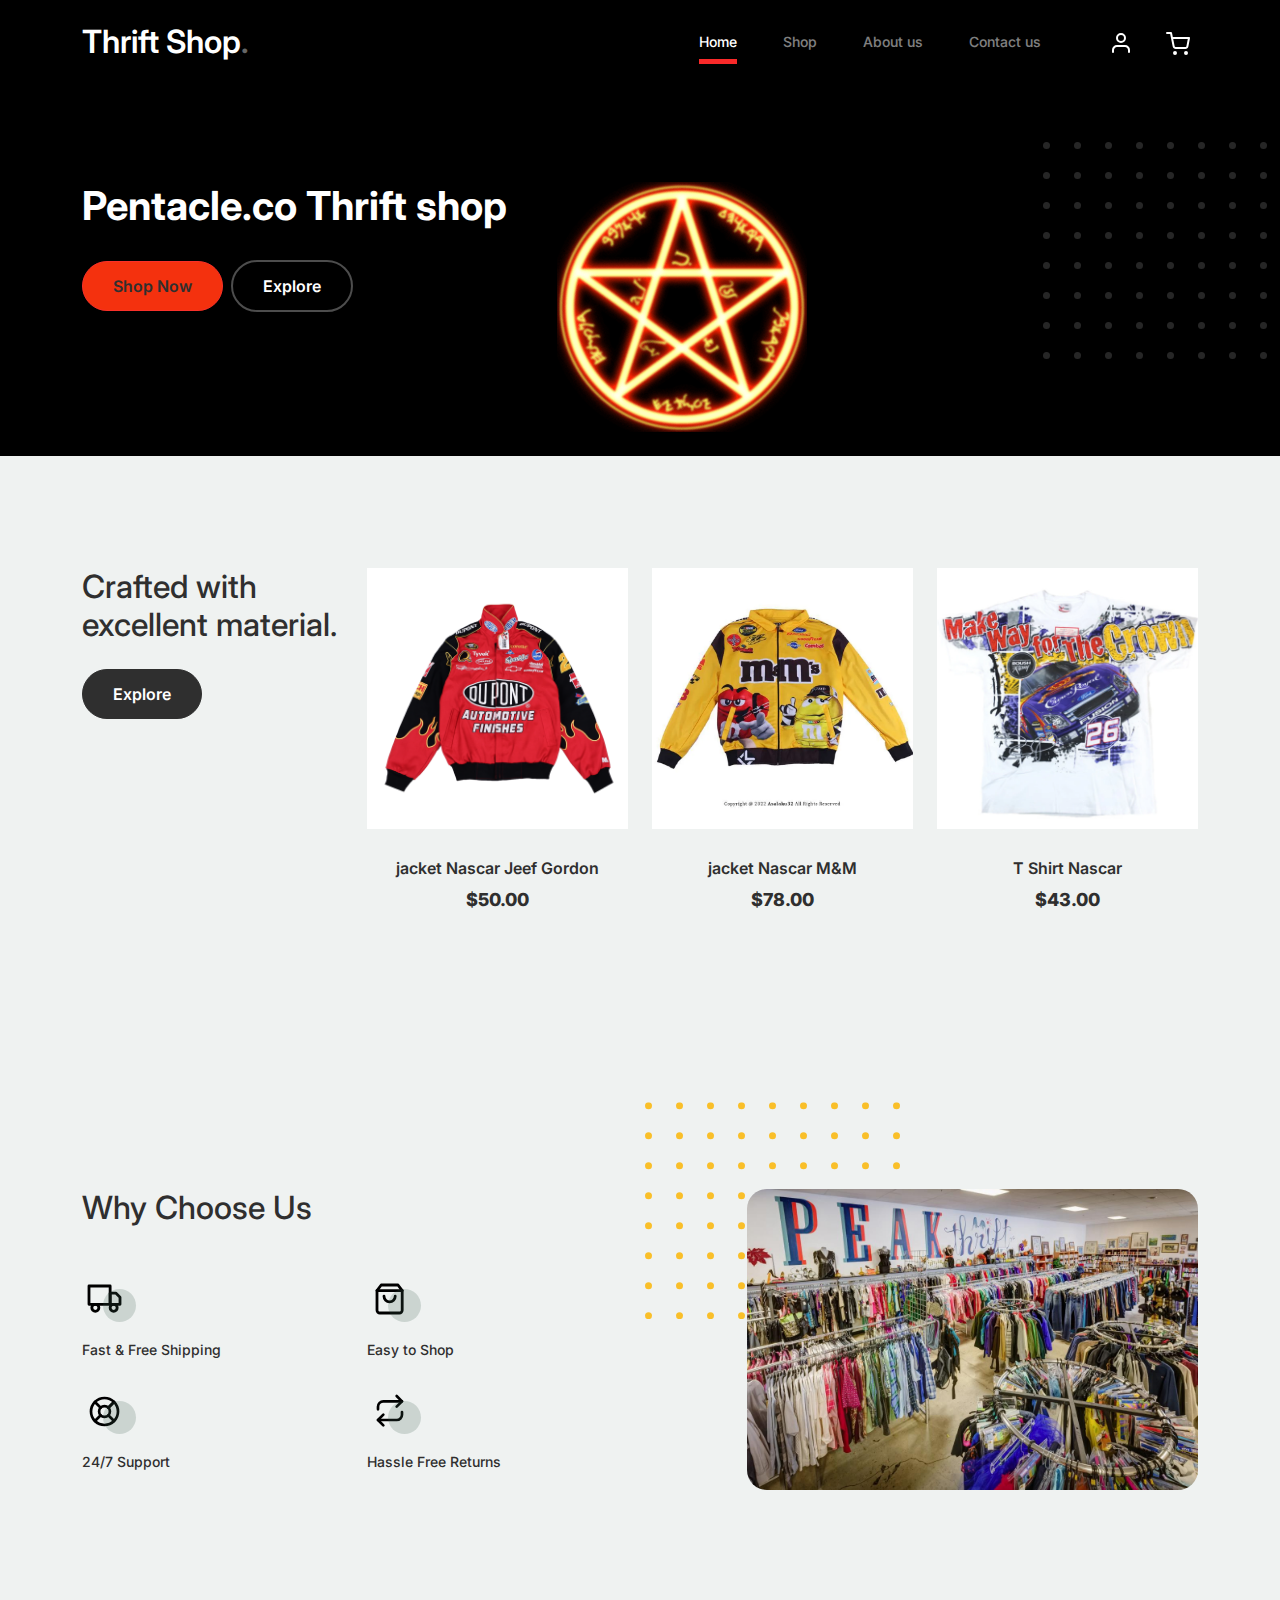
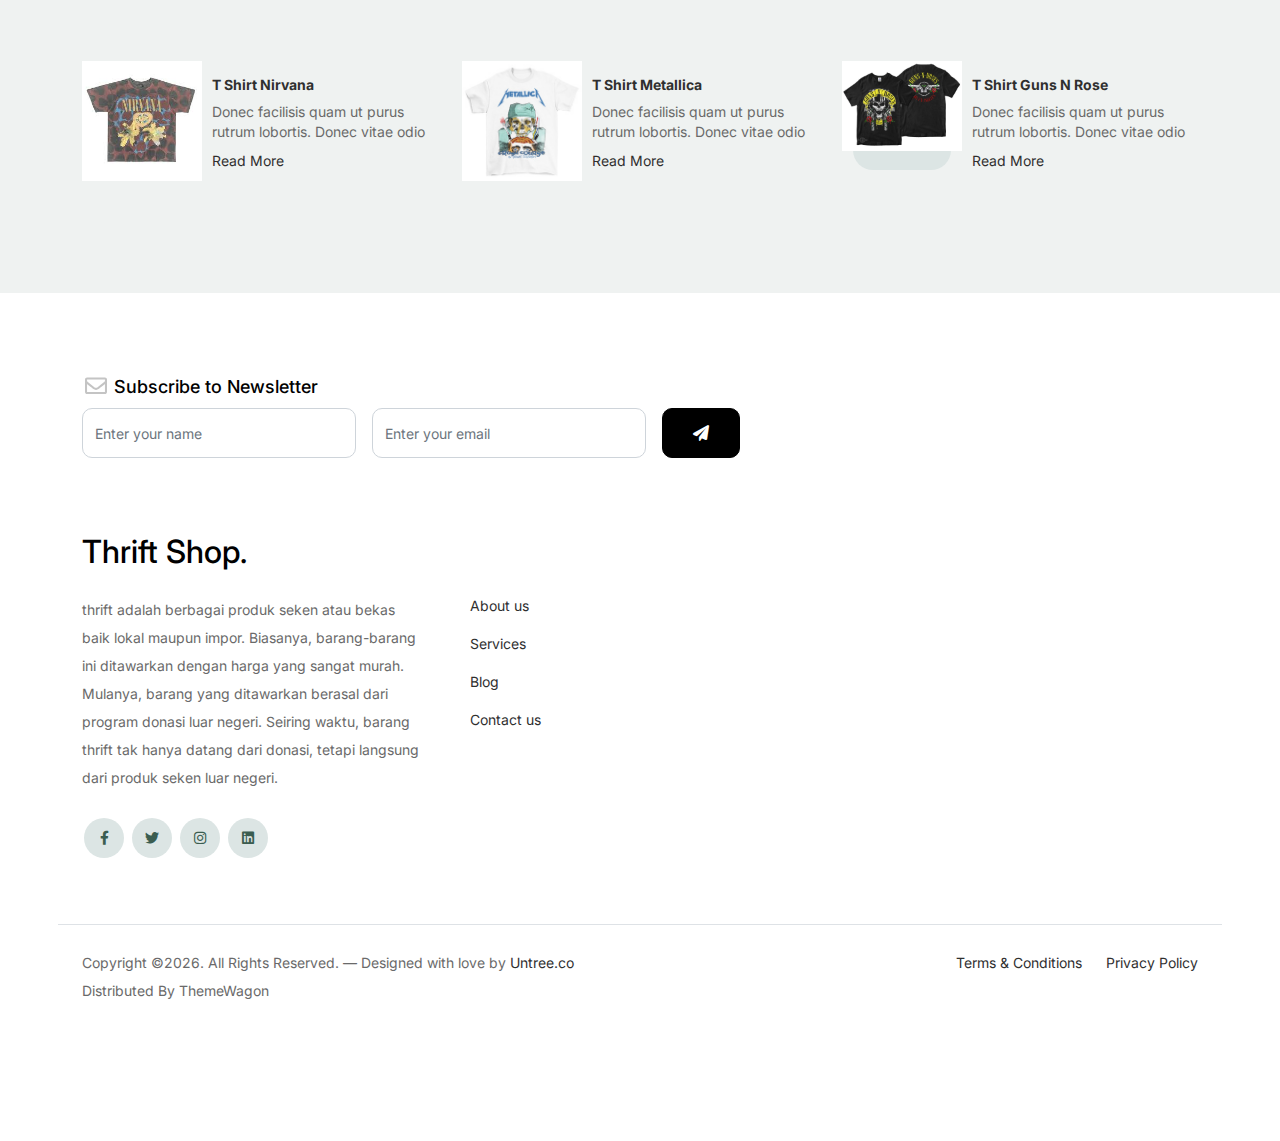
<file: index.html>
<!-- /*
* Bootstrap 5
* Template Name: Furni
* Template Author: Untree.co
* Template URI: https://untree.co/
* License: https://creativecommons.org/licenses/by/3.0/
*/ -->
<!doctype html>
<html lang="en">
<head>
  <meta charset="utf-8">
  <meta name="viewport" content="width=device-width, initial-scale=1, shrink-to-fit=no">
  <meta name="author" content="Untree.co">
  <link rel="shortcut icon" href="favicon.png">

  <meta name="description" content="" />
  <meta name="keywords" content="bootstrap, bootstrap4" />

		<!-- Bootstrap CSS -->
		<link href="css/bootstrap.min.css" rel="stylesheet">
		<link href="https://cdnjs.cloudflare.com/ajax/libs/font-awesome/6.0.0-beta3/css/all.min.css" rel="stylesheet">
		<link href="css/tiny-slider.css" rel="stylesheet">
		<link href="css/style.css" rel="stylesheet">
		<title>PENTACLE THRIFT SHOP</title>
	</head>

	<body>

		<!-- Start Header/Navigation -->
		<nav class="custom-navbar navbar navbar navbar-expand-md navbar-dark bg-dark" arial-label="Furni navigation bar">

			<div class="container">
				<a class="navbar-brand" href="index.html">Thrift Shop<span>.</span></a>

				<button class="navbar-toggler" type="button" data-bs-toggle="collapse" data-bs-target="#navbarsFurni" aria-controls="navbarsFurni" aria-expanded="false" aria-label="Toggle navigation">
					<span class="navbar-toggler-icon"></span>
				</button>

				<div class="collapse navbar-collapse" id="navbarsFurni">
					<ul class="custom-navbar-nav navbar-nav ms-auto mb-2 mb-md-0">
						<li class="nav-item active">
							<a class="nav-link" href="index.html">Home</a>
						</li>
						<li><a class="nav-link" href="shop.html">Shop</a></li>
						<li><a class="nav-link" href="about.html">About us</a></li>
						<li><a class="nav-link" href="contact.html">Contact us</a></li>
					</ul>

					<ul class="custom-navbar-cta navbar-nav mb-2 mb-md-0 ms-5">
						<li><a class="nav-link" href="#"><img src="images/user.svg"></a></li>
						<li><a class="nav-link" href="cart.html"><img src="images/cart.svg"></a></li>
					</ul>
				</div>
			</div>
				
		</nav>
		<!-- End Header/Navigation -->

		<!-- Start Hero Section -->
			<div class="hero">
				<div class="container">
					<div class="row justify-content-between">
						<div class="col-lg-5">
							<div class="intro-excerpt">
								<h1>Pentacle.co <span clsas="d-block">Thrift shop</span></h1>
								<p class="mb-4"></p>
								<p><a href="" class="btn btn-secondary me-2">Shop Now</a><a href="#" class="btn btn-white-outline">Explore</a></p>
							</div>
						</div>
						<div class="col-lg-7">
							<div class="hero-img-wrap">
								<img src="images/pentacle.png" class="img-fluid">
							</div>
						</div>
					</div>
				</div>
			</div>
		<!-- End Hero Section -->

		<!-- Start Product Section -->
		<div class="product-section">
			<div class="container">
				<div class="row">

					<!-- Start Column 1 -->
					<div class="col-md-12 col-lg-3 mb-5 mb-lg-0">
						<h2 class="mb-4 section-title">Crafted with excellent material.</h2>
						<p class="mb-4"></p>
						<p><a href="shop.html" class="btn">Explore</a></p>
					</div> 
					<!-- End Colum  n 1 -->

					<!-- Start Column 2 -->
					<div class="col-12 col-md-4 col-lg-3 mb-5 mb-md-0">
						<a class="product-item" href="cart.html">
							<img src="images/jaket nascar jeef gordon.png" class="img-fluid product-thumbnail">
							<h3 class="product-title">jacket Nascar Jeef Gordon</h3>
							<strong class="product-price">$50.00</strong>

							<span class="icon-cross">
								<img src="images/cross.svg" class="img-fluid">
							</span>
						</a>
					</div> 
					<!-- End Column 2 -->

					<!-- Start Column 3 -->
					<div class="col-12 col-md-4 col-lg-3 mb-5 mb-md-0">
						<a class="product-item" href="cart.html">
							<img src="images/jaket nascar m&m.webp" class="img-fluid product-thumbnail">
							<h3 class="product-title">jacket Nascar M&M</h3>
							<strong class="product-price">$78.00</strong>

							<span class="icon-cross">
								<img src="images/cross.svg" class="img-fluid">
							</span>
						</a>
					</div>
					<!-- End Column 3 -->

					<!-- Start Column 4 -->
					<div class="col-12 col-md-4 col-lg-3 mb-5 mb-md-0">
						<a class="product-item" href="cart.html">
							<img src="images/kaos nascar 2.webp" class="img-fluid product-thumbnail">
							<h3 class="product-title">T Shirt Nascar</h3>
							<strong class="product-price">$43.00</strong>

							<span class="icon-cross">
								<img src="images/cross.svg" class="img-fluid">
							</span>
						</a>
					</div>
					<!-- End Column 4 -->

				</div>
			</div>
		</div>
		<!-- End Product Section -->

		<!-- Start Why Choose Us Section -->
		<div class="why-choose-section">
			<div class="container">
				<div class="row justify-content-between">
					<div class="col-lg-6">
						<h2 class="section-title">Why Choose Us</h2>
						<p></p>

						<div class="row my-5">
							<div class="col-6 col-md-6">
								<div class="feature">
									<div class="icon">
										<img src="images/truck.svg" alt="Image" class="imf-fluid">
									</div>
									<h3>Fast &amp; Free Shipping</h3>
									<p></p>
								</div>
							</div>

							<div class="col-6 col-md-6">
								<div class="feature">
									<div class="icon">
										<img src="images/bag.svg" alt="Image" class="imf-fluid">
									</div>
									<h3>Easy to Shop</h3>
									<p></p>
								</div>
							</div>

							<div class="col-6 col-md-6">
								<div class="feature">
									<div class="icon">
										<img src="images/support.svg" alt="Image" class="imf-fluid">
									</div>
									<h3>24/7 Support</h3>
									<p></p>
								</div>
							</div>

							<div class="col-6 col-md-6">
								<div class="feature">
									<div class="icon">
										<img src="images/return.svg" alt="Image" class="imf-fluid">
									</div>
									<h3>Hassle Free Returns</h3>
									<p></p>
								</div>
							</div>

						</div>
					</div>

					<div class="col-lg-5">
						<div class="img-wrap">
							<img src="images/toko thrift.jpg" alt="Image" class="img-fluid">
						</div>
					</div>

				</div>
			</div>
		</div>
		<!-- End Why Choose Us Section -->

		<!-- Start Popular Product -->
		<div class="popular-product">
			<div class="container">
				<div class="row">

					<div class="col-12 col-md-6 col-lg-4 mb-4 mb-lg-0">
						<div class="product-item-sm d-flex">
							<div class="thumbnail">
								<img src="images/kaos nirvana 2.jpeg" alt="Image" class="img-fluid">
							</div>
							<div class="pt-3">
								<h3>T Shirt Nirvana</h3>
								<p>Donec facilisis quam ut purus rutrum lobortis. Donec vitae odio </p>
								<p><a href="#">Read More</a></p>
							</div>
						</div>
					</div>

					<div class="col-12 col-md-6 col-lg-4 mb-4 mb-lg-0">
						<div class="product-item-sm d-flex">
							<div class="thumbnail">
								<img src="images/kaos metallica 3.png" alt="Image" class="img-fluid">
							</div>
							<div class="pt-3">
								<h3>T Shirt Metallica</h3>
								<p>Donec facilisis quam ut purus rutrum lobortis. Donec vitae odio </p>
								<p><a href="#">Read More</a></p>
							</div>
						</div>
					</div>

					<div class="col-12 col-md-6 col-lg-4 mb-4 mb-lg-0">
						<div class="product-item-sm d-flex">
							<div class="thumbnail">
								<img src="images/kaos guns n rose.jpg" alt="Image" class="img-fluid">
							</div>
							<div class="pt-3">
								<h3>T Shirt Guns N Rose</h3>
								<p>Donec facilisis quam ut purus rutrum lobortis. Donec vitae odio </p>
								<p><a href="#">Read More</a></p>
							</div>
						</div>
					</div>

				</div>
			</div>
		</div>
		<!-- End Popular Product -->

		<!-- Start Footer Section -->
		<footer class="footer-section">
			<div class="container relative">


				<div class="row">
					<div class="col-lg-8">
						<div class="subscription-form">
							<h3 class="d-flex align-items-center"><span class="me-1"><img src="images/envelope-outline.svg" alt="Image" class="img-fluid"></span><span>Subscribe to Newsletter</span></h3>

							<form action="#" class="row g-3">
								<div class="col-auto">
									<input type="text" class="form-control" placeholder="Enter your name">
								</div>
								<div class="col-auto">
									<input type="email" class="form-control" placeholder="Enter your email">
								</div>
								<div class="col-auto">
									<button class="btn btn-primary">
										<span class="fa fa-paper-plane"></span>
									</button>
								</div>
							</form>

						</div>
					</div>
				</div>

				<div class="row g-5 mb-5">
					<div class="col-lg-4">
						<div class="mb-4 footer-logo-wrap"><a href="#" class="footer-logo">Thrift Shop<span>.</span></a></div>
						<p class="mb-4">thrift adalah berbagai produk seken atau bekas baik lokal maupun impor. Biasanya, barang-barang ini ditawarkan dengan harga yang sangat murah. Mulanya, barang yang ditawarkan berasal dari program donasi luar negeri. Seiring waktu, barang thrift tak hanya datang dari donasi, tetapi langsung dari produk seken luar negeri. </p>

						<ul class="list-unstyled custom-social">
							<li><a href="#"><span class="fa fa-brands fa-facebook-f"></span></a></li>
							<li><a href="#"><span class="fa fa-brands fa-twitter"></span></a></li>
							<li><a href="#"><span class="fa fa-brands fa-instagram"></span></a></li>
							<li><a href="#"><span class="fa fa-brands fa-linkedin"></span></a></li>
						</ul>
					</div>

					<div class="col-lg-8">
						<div class="row links-wrap">
							<div class="col-6 col-sm-6 col-md-3">
								<ul class="list-unstyled">
									<li><a href="#">About us</a></li>
									<li><a href="#">Services</a></li>
									<li><a href="#">Blog</a></li>
									<li><a href="#">Contact us</a></li>
								</ul>
							</div>
					</div>

				</div>

				<div class="border-top copyright">
					<div class="row pt-4">
						<div class="col-lg-6">
							<p class="mb-2 text-center text-lg-start">Copyright &copy;<script>document.write(new Date().getFullYear());</script>. All Rights Reserved. &mdash; Designed with love by <a href="https://untree.co">Untree.co</a> Distributed By <a hreff="https://themewagon.com">ThemeWagon</a>  <!-- License information: https://untree.co/license/ -->
            </p>
						</div>

						<div class="col-lg-6 text-center text-lg-end">
							<ul class="list-unstyled d-inline-flex ms-auto">
								<li class="me-4"><a href="#">Terms &amp; Conditions</a></li>
								<li><a href="#">Privacy Policy</a></li>
							</ul>
						</div>

					</div>
				</div>

			</div>
		</footer>
		<!-- End Footer Section -->	


		<script src="js/bootstrap.bundle.min.js"></script>
		<script src="js/tiny-slider.js"></script>
		<script src="js/custom.js"></script>
	</body>

</html>
</file>
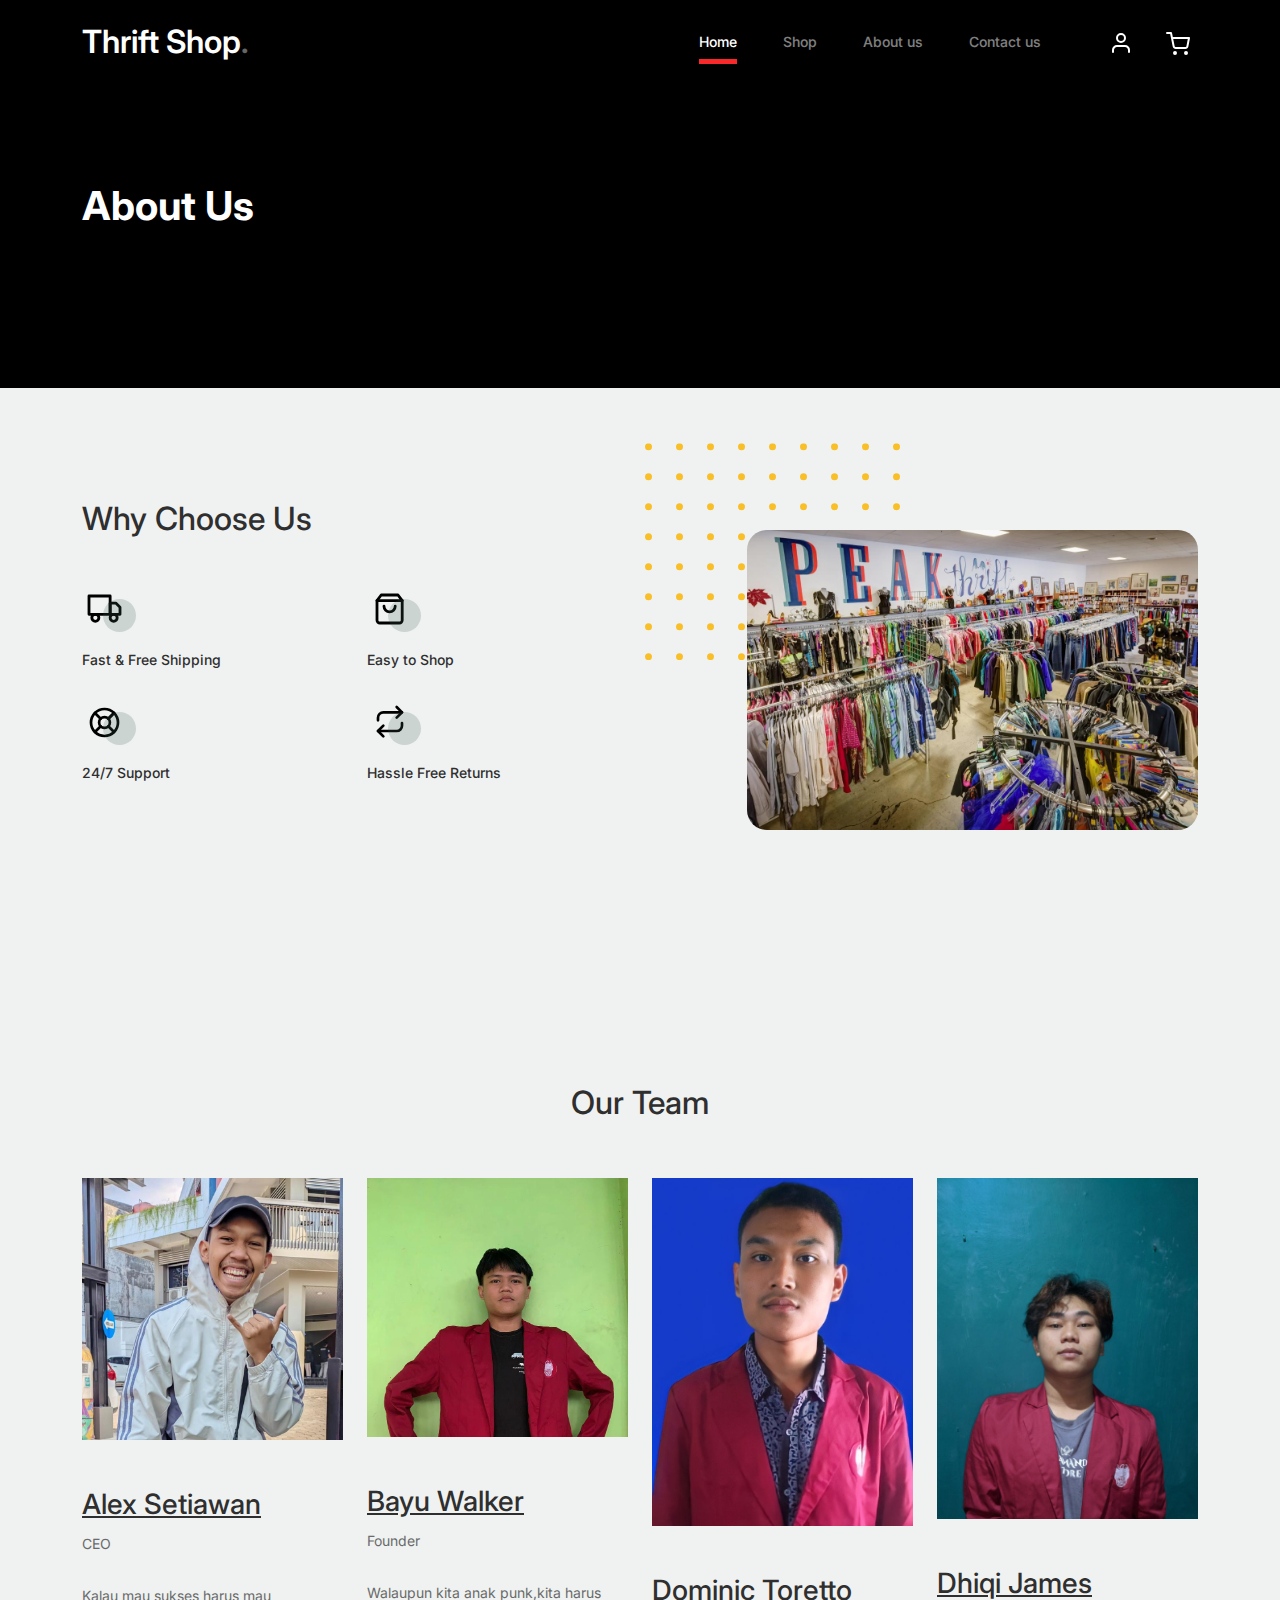
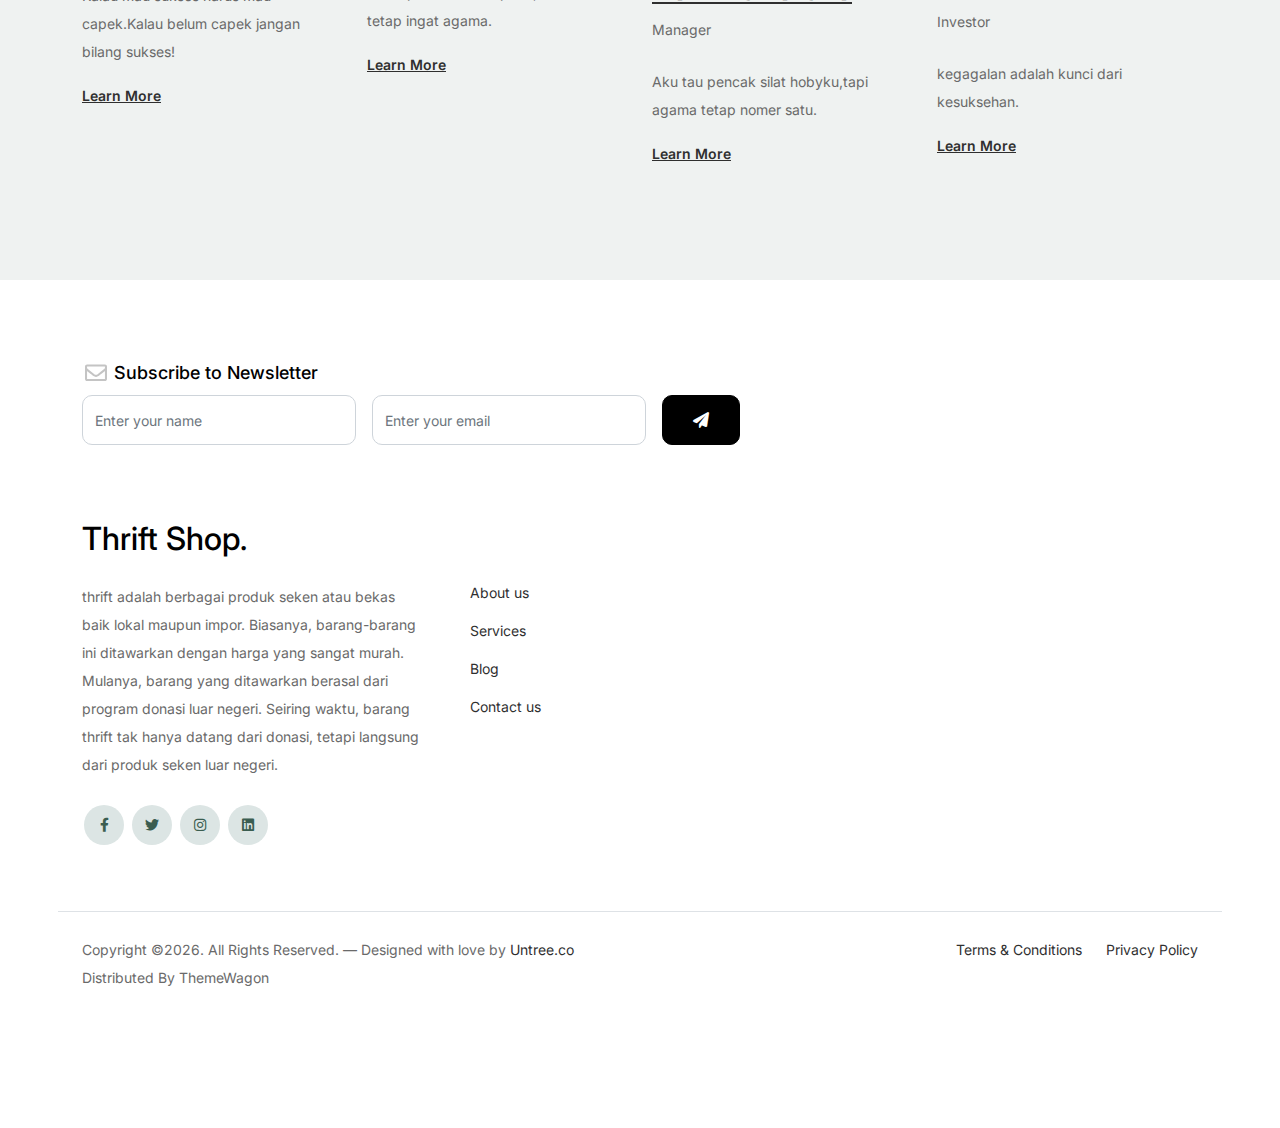
<file: about.html>
<!-- /*
* Bootstrap 5
* Template Name: Furni
* Template Author: Untree.co
* Template URI: https://untree.co/
* License: https://creativecommons.org/licenses/by/3.0/
*/ -->
<!doctype html>
<html lang="en">
<head>
  <meta charset="utf-8">
  <meta name="viewport" content="width=device-width, initial-scale=1, shrink-to-fit=no">
  <meta name="author" content="Untree.co">
  <link rel="shortcut icon" href="favicon.png">

  <meta name="description" content="" />
  <meta name="keywords" content="bootstrap, bootstrap4" />

		<!-- Bootstrap CSS -->
		<link href="css/bootstrap.min.css" rel="stylesheet">
		<link href="https://cdnjs.cloudflare.com/ajax/libs/font-awesome/6.0.0-beta3/css/all.min.css" rel="stylesheet">
		<link href="css/tiny-slider.css" rel="stylesheet">
		<link href="css/style.css" rel="stylesheet">
		<title>PENTACLE THRIFT SHOP </title>
	</head>

	<body>

		<!-- Start Header/Navigation -->
		<nav class="custom-navbar navbar navbar navbar-expand-md navbar-dark bg-dark" arial-label="Furni navigation bar">

			<div class="container">
				<a class="navbar-brand" href="index.html">Thrift Shop<span>.</span></a>

				<button class="navbar-toggler" type="button" data-bs-toggle="collapse" data-bs-target="#navbarsFurni" aria-controls="navbarsFurni" aria-expanded="false" aria-label="Toggle navigation">
					<span class="navbar-toggler-icon"></span>
				</button>

				<div class="collapse navbar-collapse" id="navbarsFurni">
					<ul class="custom-navbar-nav navbar-nav ms-auto mb-2 mb-md-0">
						<li class="nav-item active">
							<a class="nav-link" href="index.html">Home</a>
						</li>
						<li><a class="nav-link" href="shop.html">Shop</a></li>
						<li><a class="nav-link" href="about.html">About us</a></li>
						<li><a class="nav-link" href="contact.html">Contact us</a></li>
					</ul>

					<ul class="custom-navbar-cta navbar-nav mb-2 mb-md-0 ms-5">
						<li><a class="nav-link" href="#"><img src="images/user.svg"></a></li>
						<li><a class="nav-link" href="cart.html"><img src="images/cart.svg"></a></li>
					</ul>
				</div>
			</div>
				
		</nav>
		<!-- End Header/Navigation -->


		<!-- Start Hero Section -->
		<div class="hero">
			<div class="container">
				<div class="row justify-content-between">
					<div class="col-lg-5">
						<div class="intro-excerpt">
							<h1>About Us</h1>
					</div>
					<div class="col-lg-7">
						
						</div>
					</div>
				</div>
			</div>
		</div>
	<!-- End Hero Section -->

		

		<!-- Start Why Choose Us Section -->
		<div class="why-choose-section">
			<div class="container">
				<div class="row justify-content-between align-items-center">
					<div class="col-lg-6">
						<h2 class="section-title">Why Choose Us</h2>
						<p></p>

						<div class="row my-5">
							<div class="col-6 col-md-6">
								<div class="feature">
									<div class="icon">
										<img src="images/truck.svg" alt="Image" class="imf-fluid">
									</div>
									<h3>Fast &amp; Free Shipping</h3>
									<p></p>
								</div>
							</div>

							<div class="col-6 col-md-6">
								<div class="feature">
									<div class="icon">
										<img src="images/bag.svg" alt="Image" class="imf-fluid">
									</div>
									<h3>Easy to Shop</h3>
									<p></p>
								</div>
							</div>

							<div class="col-6 col-md-6">
								<div class="feature">
									<div class="icon">
										<img src="images/support.svg" alt="Image" class="imf-fluid">
									</div>
									<h3>24/7 Support</h3>
									<p></p>
								</div>
							</div>

							<div class="col-6 col-md-6">
								<div class="feature">
									<div class="icon">
										<img src="images/return.svg" alt="Image" class="imf-fluid">
									</div>
									<h3>Hassle Free Returns</h3>
									<p></p>
								</div>
							</div>

						</div>
					</div>

					<div class="col-lg-5">
						<div class="img-wrap">
							<img src="images/toko thrift.jpg" alt="Image" class="img-fluid">
						</div>
					</div>

				</div>
			</div>
		</div>
		<!-- End Why Choose Us Section -->

		<!-- Start Team Section -->
		<div class="untree_co-section">
			<div class="container">

				<div class="row mb-5">
					<div class="col-lg-5 mx-auto text-center">
						<h2 class="section-title">Our Team</h2>
					</div>
				</div>

				<div class="row">

					<!-- Start Column 1 -->
					<div class="col-12 col-md-6 col-lg-3 mb-5 mb-md-0">
						<img src="images/apip 2.jpeg" class="img-fluid mb-5">
						<h3 clas><a href="#"><span class="">Alex</span> Setiawan</a></h3>
            <span class="d-block position mb-4">CEO</span>
            <p>
            Kalau mau sukses harus mau capek.Kalau belum capek jangan bilang sukses!</p>
            <p class="mb-0"><a href="#" class="more dark">Learn More <span class="icon-arrow_forward"></span></a></p>
					</div> 
					<!-- End Column 1 -->

					<!-- Start Column 2 -->
					<div class="col-12 col-md-6 col-lg-3 mb-5 mb-md-0">
						<img src="images/ajek.jpeg" class="img-fluid mb-5">

						<h3 clas><a href="#"><span class="">Bayu</span> Walker</a></h3>
            <span class="d-block position mb-4">Founder</span>
            <p>
            Walaupun kita anak punk,kita harus tetap ingat agama.</p>
            <p class="mb-0"><a href="#" class="more dark">Learn More <span class="icon-arrow_forward"></span></a></p>

					</div> 
					<!-- End Column 2 -->

					<!-- Start Column 3 -->
					<div class="col-12 col-md-6 col-lg-3 mb-5 mb-md-0">
						<img src="images/rapi 2.jpeg" class="img-fluid mb-5">
						<h3 clas><a href="#"><span class="">Dominic</span> Toretto</a></h3>
            <span class="d-block position mb-4">Manager</span>
            <p>
            Aku tau pencak silat hobyku,tapi agama tetap nomer satu.</p>
            <p class="mb-0"><a href="#" class="more dark">Learn More <span class="icon-arrow_forward"></span></a></p>
					</div> 
					<!-- End Column 3 -->

					<!-- Start Column 4 -->
					<div class="col-12 col-md-6 col-lg-3 mb-5 mb-md-0">
						<img src="images/dhiqi.jpeg" class="img-fluid mb-5">

						<h3 clas><a href="#"><span class="">Dhiqi</span> James</a></h3>
            <span class="d-block position mb-4">Investor</span>
            <p>
            kegagalan adalah kunci dari kesuksehan.</p>
            <p class="mb-0"><a href="#" class="more dark">Learn More <span class="icon-arrow_forward"></span></a></p>

          
					</div> 
					<!-- End Column 4 -->

					

				</div>
			</div>
		</div>
		<!-- End Team Section -->

		<!-- Start Footer Section -->
		<footer class="footer-section">
			<div class="container relative">


				<div class="row">
					<div class="col-lg-8">
						<div class="subscription-form">
							<h3 class="d-flex align-items-center"><span class="me-1"><img src="images/envelope-outline.svg" alt="Image" class="img-fluid"></span><span>Subscribe to Newsletter</span></h3>

							<form action="#" class="row g-3">
								<div class="col-auto">
									<input type="text" class="form-control" placeholder="Enter your name">
								</div>
								<div class="col-auto">
									<input type="email" class="form-control" placeholder="Enter your email">
								</div>
								<div class="col-auto">
									<button class="btn btn-primary">
										<span class="fa fa-paper-plane"></span>
									</button>
								</div>
							</form>

						</div>
					</div>
				</div>

				<div class="row g-5 mb-5">
					<div class="col-lg-4">
						<div class="mb-4 footer-logo-wrap"><a href="#" class="footer-logo">Thrift Shop<span>.</span></a></div>
						<p class="mb-4">thrift adalah berbagai produk seken atau bekas baik lokal maupun impor. Biasanya, barang-barang ini ditawarkan dengan harga yang sangat murah. Mulanya, barang yang ditawarkan berasal dari program donasi luar negeri. Seiring waktu, barang thrift tak hanya datang dari donasi, tetapi langsung dari produk seken luar negeri. </p>

						<ul class="list-unstyled custom-social">
							<li><a href="#"><span class="fa fa-brands fa-facebook-f"></span></a></li>
							<li><a href="#"><span class="fa fa-brands fa-twitter"></span></a></li>
							<li><a href="#"><span class="fa fa-brands fa-instagram"></span></a></li>
							<li><a href="#"><span class="fa fa-brands fa-linkedin"></span></a></li>
						</ul>
					</div>

					<div class="col-lg-8">
						<div class="row links-wrap">
							<div class="col-6 col-sm-6 col-md-3">
								<ul class="list-unstyled">
									<li><a href="#">About us</a></li>
									<li><a href="#">Services</a></li>
									<li><a href="#">Blog</a></li>
									<li><a href="#">Contact us</a></li>
								</ul>
							</div>
					</div>

				</div>

				<div class="border-top copyright">
					<div class="row pt-4">
						<div class="col-lg-6">
							<p class="mb-2 text-center text-lg-start">Copyright &copy;<script>document.write(new Date().getFullYear());</script>. All Rights Reserved. &mdash; Designed with love by <a href="https://untree.co">Untree.co</a> Distributed By <a hreff="https://themewagon.com">ThemeWagon</a>  <!-- License information: https://untree.co/license/ -->
            </p>
						</div>

						<div class="col-lg-6 text-center text-lg-end">
							<ul class="list-unstyled d-inline-flex ms-auto">
								<li class="me-4"><a href="#">Terms &amp; Conditions</a></li>
								<li><a href="#">Privacy Policy</a></li>
							</ul>
						</div>

					</div>
				</div>

			</div>
		</footer>
		<!-- End Footer Section -->


		<script src="js/bootstrap.bundle.min.js"></script>
		<script src="js/tiny-slider.js"></script>
		<script src="js/custom.js"></script>
	</body>

</html>
</file>
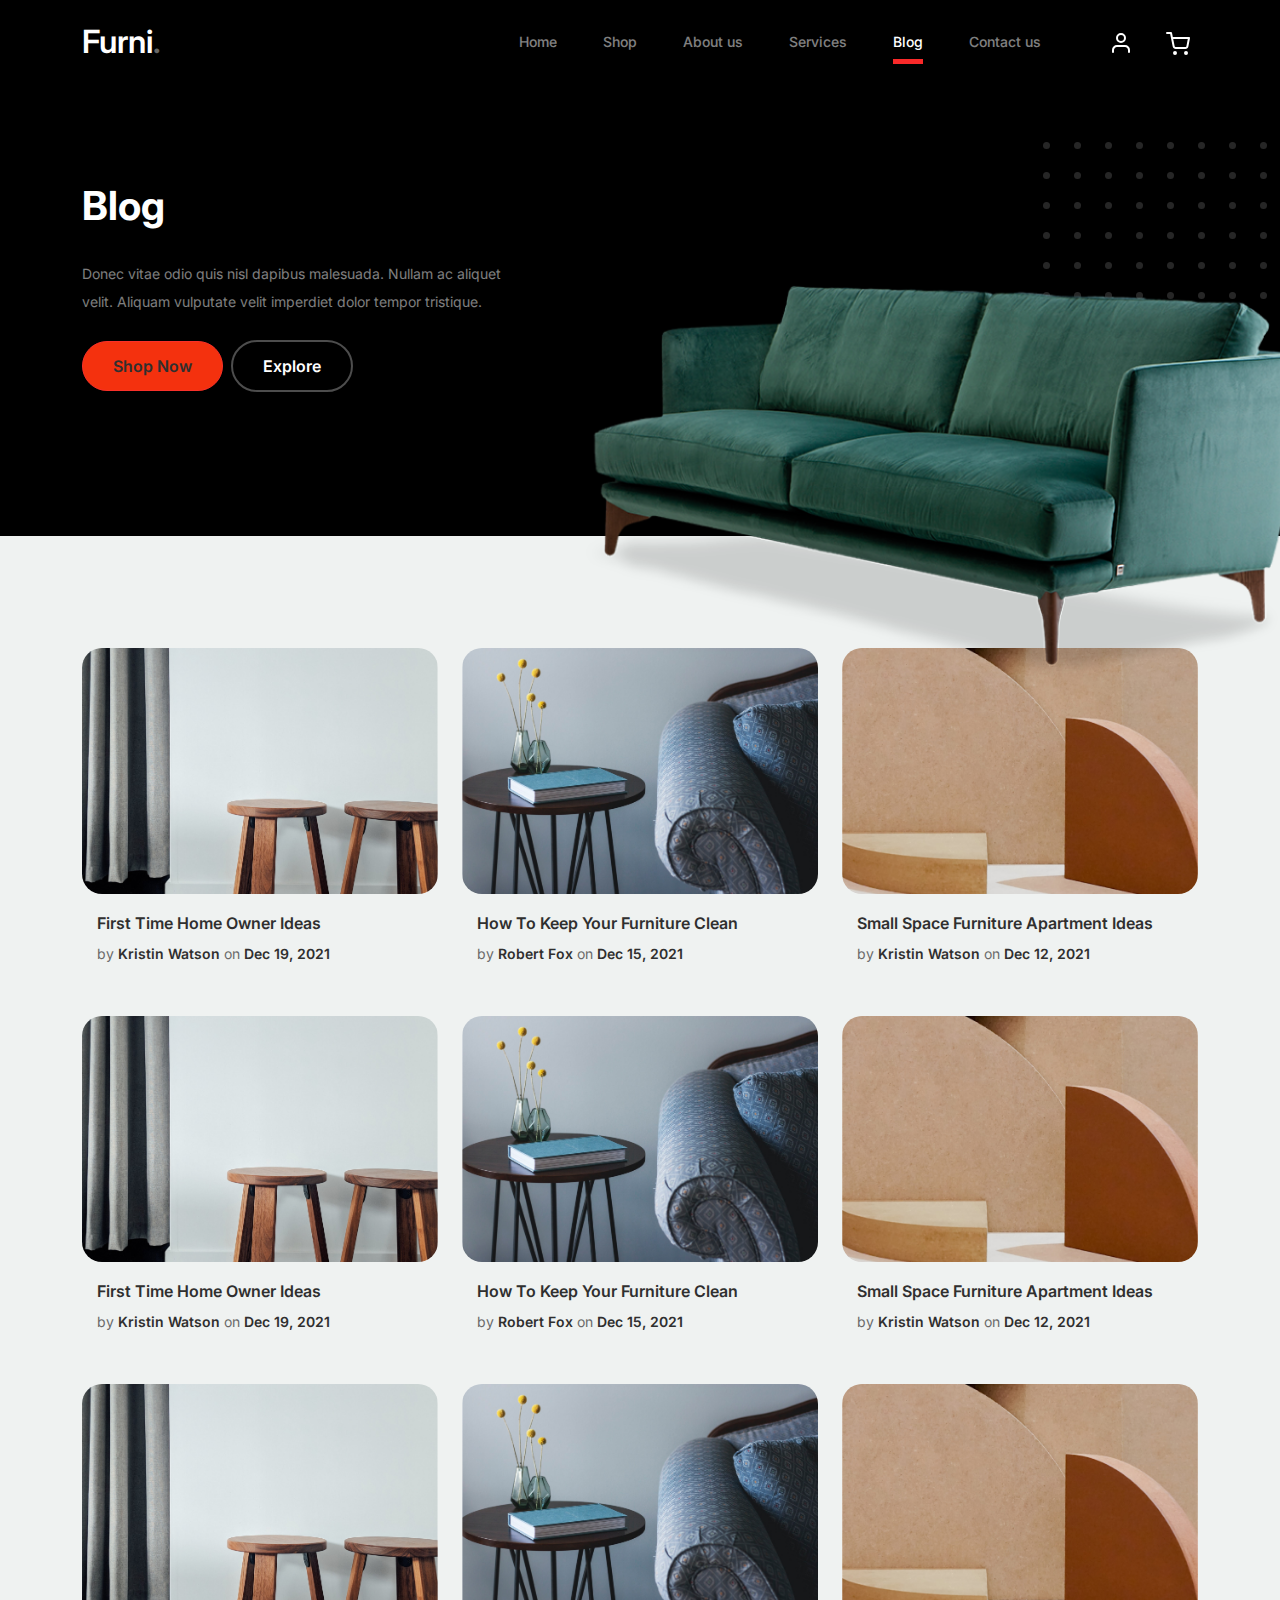
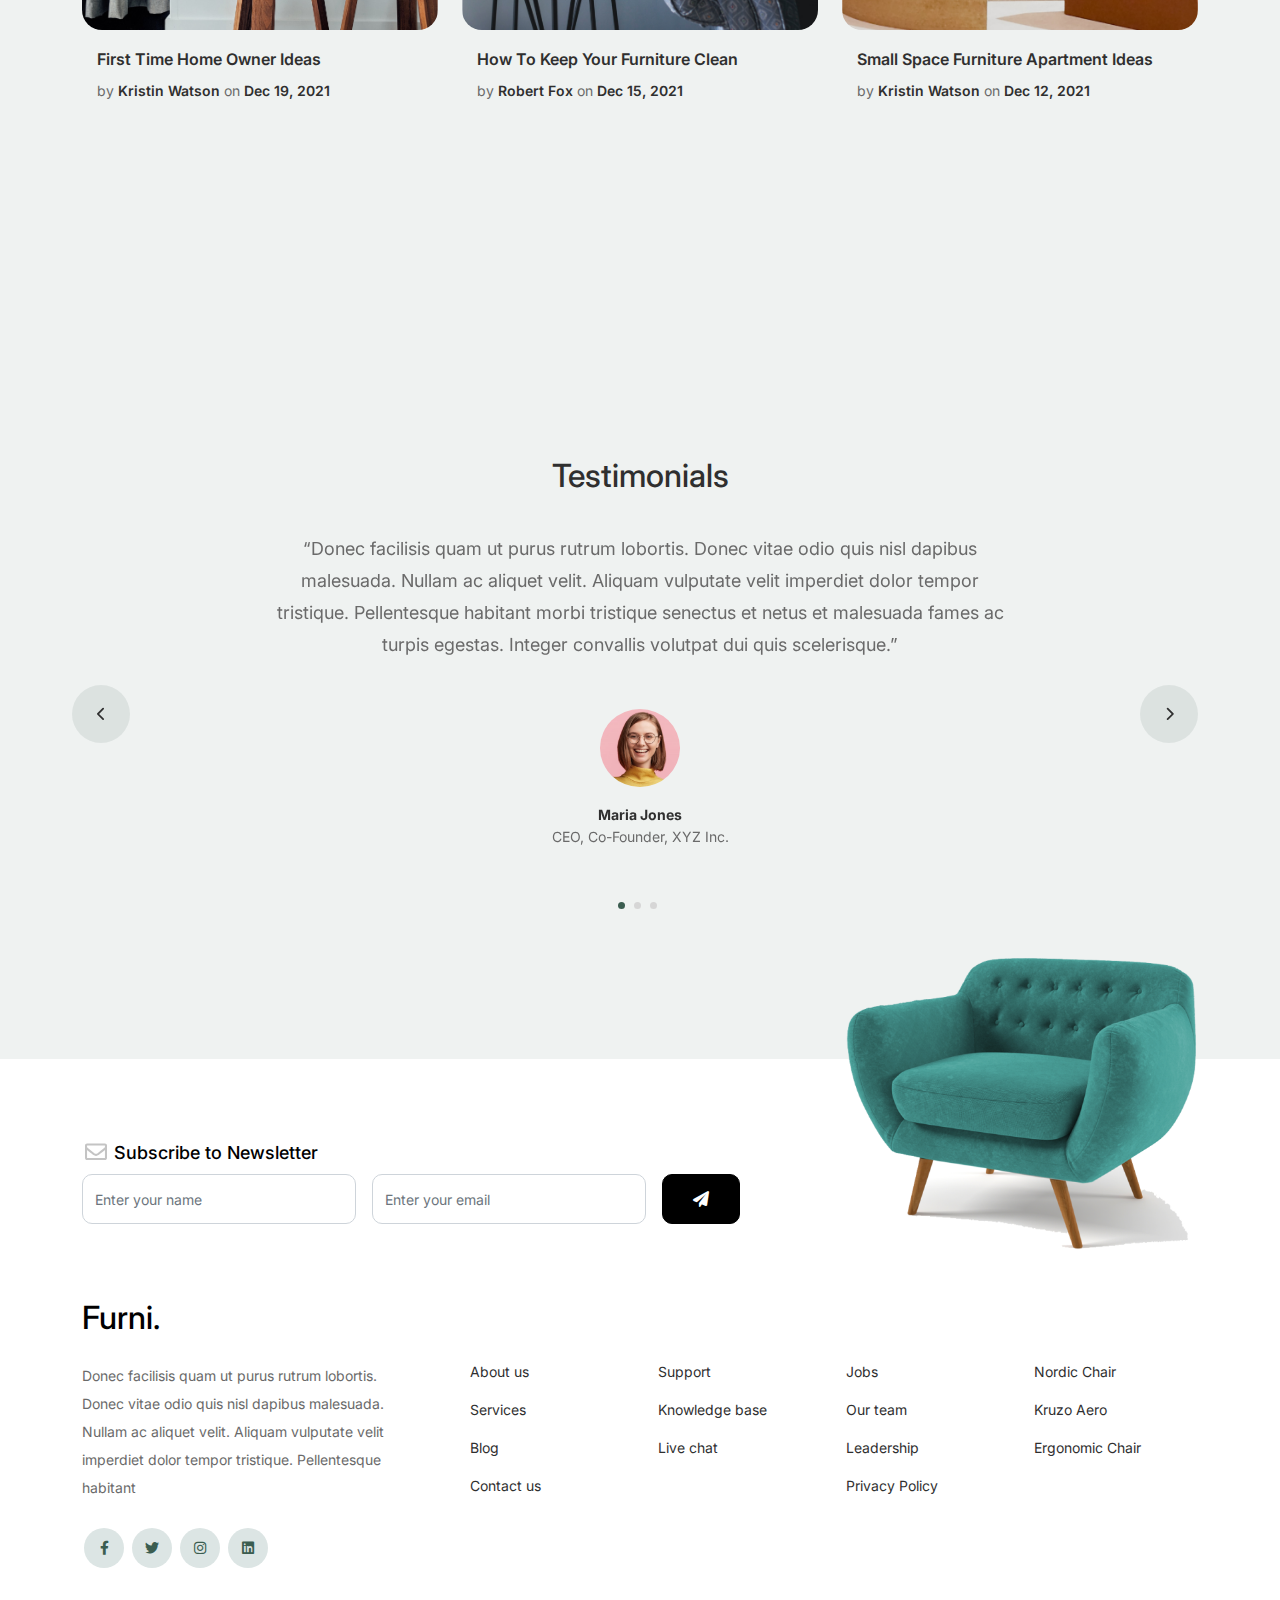
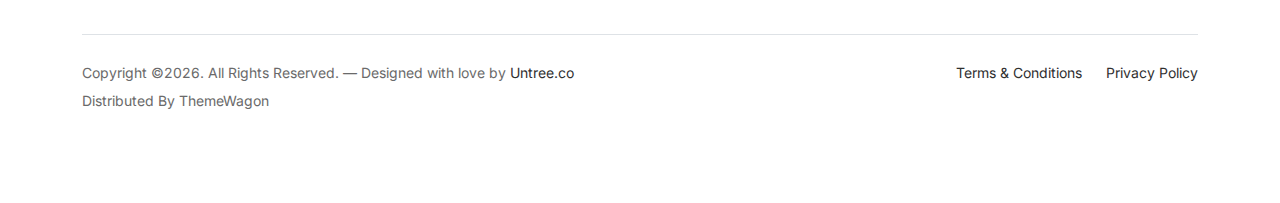
<file: blog.html>
<!-- /*
* Bootstrap 5
* Template Name: Furni
* Template Author: Untree.co
* Template URI: https://untree.co/
* License: https://creativecommons.org/licenses/by/3.0/
*/ -->
<!doctype html>
<html lang="en">
<head>
  <meta charset="utf-8">
  <meta name="viewport" content="width=device-width, initial-scale=1, shrink-to-fit=no">
  <meta name="author" content="Untree.co">
  <link rel="shortcut icon" href="favicon.png">

  <meta name="description" content="" />
  <meta name="keywords" content="bootstrap, bootstrap4" />

		<!-- Bootstrap CSS -->
		<link href="css/bootstrap.min.css" rel="stylesheet">
		<link href="https://cdnjs.cloudflare.com/ajax/libs/font-awesome/6.0.0-beta3/css/all.min.css" rel="stylesheet">
		<link href="css/tiny-slider.css" rel="stylesheet">
		<link href="css/style.css" rel="stylesheet">
		<title>Furni Free Bootstrap 5 Template for Furniture and Interior Design Websites by Untree.co </title>
	</head>

	<body>

		<!-- Start Header/Navigation -->
		<nav class="custom-navbar navbar navbar navbar-expand-md navbar-dark bg-dark" arial-label="Furni navigation bar">

			<div class="container">
				<a class="navbar-brand" href="index.html">Furni<span>.</span></a>

				<button class="navbar-toggler" type="button" data-bs-toggle="collapse" data-bs-target="#navbarsFurni" aria-controls="navbarsFurni" aria-expanded="false" aria-label="Toggle navigation">
					<span class="navbar-toggler-icon"></span>
				</button>

				<div class="collapse navbar-collapse" id="navbarsFurni">
					<ul class="custom-navbar-nav navbar-nav ms-auto mb-2 mb-md-0">
						<li class="nav-item">
							<a class="nav-link" href="index.html">Home</a>
						</li>
						<li><a class="nav-link" href="shop.html">Shop</a></li>
						<li><a class="nav-link" href="about.html">About us</a></li>
						<li><a class="nav-link" href="services.html">Services</a></li>
						<li class="active"><a class="nav-link" href="blog.html">Blog</a></li>
						<li><a class="nav-link" href="contact.html">Contact us</a></li>
					</ul>

					<ul class="custom-navbar-cta navbar-nav mb-2 mb-md-0 ms-5">
						<li><a class="nav-link" href="#"><img src="images/user.svg"></a></li>
						<li><a class="nav-link" href="cart.html"><img src="images/cart.svg"></a></li>
					</ul>
				</div>
			</div>
				
		</nav>
		<!-- End Header/Navigation -->

		<!-- Start Hero Section -->
			<div class="hero">
				<div class="container">
					<div class="row justify-content-between">
						<div class="col-lg-5">
							<div class="intro-excerpt">
								<h1>Blog</h1>
								<p class="mb-4">Donec vitae odio quis nisl dapibus malesuada. Nullam ac aliquet velit. Aliquam vulputate velit imperdiet dolor tempor tristique.</p>
								<p><a href="" class="btn btn-secondary me-2">Shop Now</a><a href="#" class="btn btn-white-outline">Explore</a></p>
							</div>
						</div>
						<div class="col-lg-7">
							<div class="hero-img-wrap">
								<img src="images/couch.png" class="img-fluid">
							</div>
						</div>
					</div>
				</div>
			</div>
		<!-- End Hero Section -->

		

		<!-- Start Blog Section -->
		<div class="blog-section">
			<div class="container">
				
				<div class="row">

					<div class="col-12 col-sm-6 col-md-4 mb-5">
						<div class="post-entry">
							<a href="#" class="post-thumbnail"><img src="images/post-1.jpg" alt="Image" class="img-fluid"></a>
							<div class="post-content-entry">
								<h3><a href="#">First Time Home Owner Ideas</a></h3>
								<div class="meta">
									<span>by <a href="#">Kristin Watson</a></span> <span>on <a href="#">Dec 19, 2021</a></span>
								</div>
							</div>
						</div>
					</div>

					<div class="col-12 col-sm-6 col-md-4 mb-5">
						<div class="post-entry">
							<a href="#" class="post-thumbnail"><img src="images/post-2.jpg" alt="Image" class="img-fluid"></a>
							<div class="post-content-entry">
								<h3><a href="#">How To Keep Your Furniture Clean</a></h3>
								<div class="meta">
									<span>by <a href="#">Robert Fox</a></span> <span>on <a href="#">Dec 15, 2021</a></span>
								</div>
							</div>
						</div>
					</div>

					<div class="col-12 col-sm-6 col-md-4 mb-5">
						<div class="post-entry">
							<a href="#" class="post-thumbnail"><img src="images/post-3.jpg" alt="Image" class="img-fluid"></a>
							<div class="post-content-entry">
								<h3><a href="#">Small Space Furniture Apartment Ideas</a></h3>
								<div class="meta">
									<span>by <a href="#">Kristin Watson</a></span> <span>on <a href="#">Dec 12, 2021</a></span>
								</div>
							</div>
						</div>
					</div>

					<div class="col-12 col-sm-6 col-md-4 mb-5">
						<div class="post-entry">
							<a href="#" class="post-thumbnail"><img src="images/post-1.jpg" alt="Image" class="img-fluid"></a>
							<div class="post-content-entry">
								<h3><a href="#">First Time Home Owner Ideas</a></h3>
								<div class="meta">
									<span>by <a href="#">Kristin Watson</a></span> <span>on <a href="#">Dec 19, 2021</a></span>
								</div>
							</div>
						</div>
					</div>

					<div class="col-12 col-sm-6 col-md-4 mb-5">
						<div class="post-entry">
							<a href="#" class="post-thumbnail"><img src="images/post-2.jpg" alt="Image" class="img-fluid"></a>
							<div class="post-content-entry">
								<h3><a href="#">How To Keep Your Furniture Clean</a></h3>
								<div class="meta">
									<span>by <a href="#">Robert Fox</a></span> <span>on <a href="#">Dec 15, 2021</a></span>
								</div>
							</div>
						</div>
					</div>

					<div class="col-12 col-sm-6 col-md-4 mb-5">
						<div class="post-entry">
							<a href="#" class="post-thumbnail"><img src="images/post-3.jpg" alt="Image" class="img-fluid"></a>
							<div class="post-content-entry">
								<h3><a href="#">Small Space Furniture Apartment Ideas</a></h3>
								<div class="meta">
									<span>by <a href="#">Kristin Watson</a></span> <span>on <a href="#">Dec 12, 2021</a></span>
								</div>
							</div>
						</div>
					</div>

					<div class="col-12 col-sm-6 col-md-4 mb-5">
						<div class="post-entry">
							<a href="#" class="post-thumbnail"><img src="images/post-1.jpg" alt="Image" class="img-fluid"></a>
							<div class="post-content-entry">
								<h3><a href="#">First Time Home Owner Ideas</a></h3>
								<div class="meta">
									<span>by <a href="#">Kristin Watson</a></span> <span>on <a href="#">Dec 19, 2021</a></span>
								</div>
							</div>
						</div>
					</div>

					<div class="col-12 col-sm-6 col-md-4 mb-5">
						<div class="post-entry">
							<a href="#" class="post-thumbnail"><img src="images/post-2.jpg" alt="Image" class="img-fluid"></a>
							<div class="post-content-entry">
								<h3><a href="#">How To Keep Your Furniture Clean</a></h3>
								<div class="meta">
									<span>by <a href="#">Robert Fox</a></span> <span>on <a href="#">Dec 15, 2021</a></span>
								</div>
							</div>
						</div>
					</div>

					<div class="col-12 col-sm-6 col-md-4 mb-5">
						<div class="post-entry">
							<a href="#" class="post-thumbnail"><img src="images/post-3.jpg" alt="Image" class="img-fluid"></a>
							<div class="post-content-entry">
								<h3><a href="#">Small Space Furniture Apartment Ideas</a></h3>
								<div class="meta">
									<span>by <a href="#">Kristin Watson</a></span> <span>on <a href="#">Dec 12, 2021</a></span>
								</div>
							</div>
						</div>
					</div>

				</div>
			</div>
		</div>
		<!-- End Blog Section -->	

		

		<!-- Start Testimonial Slider -->
		<div class="testimonial-section before-footer-section">
			<div class="container">
				<div class="row">
					<div class="col-lg-7 mx-auto text-center">
						<h2 class="section-title">Testimonials</h2>
					</div>
				</div>

				<div class="row justify-content-center">
					<div class="col-lg-12">
						<div class="testimonial-slider-wrap text-center">

							<div id="testimonial-nav">
								<span class="prev" data-controls="prev"><span class="fa fa-chevron-left"></span></span>
								<span class="next" data-controls="next"><span class="fa fa-chevron-right"></span></span>
							</div>

							<div class="testimonial-slider">
								
								<div class="item">
									<div class="row justify-content-center">
										<div class="col-lg-8 mx-auto">

											<div class="testimonial-block text-center">
												<blockquote class="mb-5">
													<p>&ldquo;Donec facilisis quam ut purus rutrum lobortis. Donec vitae odio quis nisl dapibus malesuada. Nullam ac aliquet velit. Aliquam vulputate velit imperdiet dolor tempor tristique. Pellentesque habitant morbi tristique senectus et netus et malesuada fames ac turpis egestas. Integer convallis volutpat dui quis scelerisque.&rdquo;</p>
												</blockquote>

												<div class="author-info">
													<div class="author-pic">
														<img src="images/person-1.png" alt="Maria Jones" class="img-fluid">
													</div>
													<h3 class="font-weight-bold">Maria Jones</h3>
													<span class="position d-block mb-3">CEO, Co-Founder, XYZ Inc.</span>
												</div>
											</div>

										</div>
									</div>
								</div> 
								<!-- END item -->

								<div class="item">
									<div class="row justify-content-center">
										<div class="col-lg-8 mx-auto">

											<div class="testimonial-block text-center">
												<blockquote class="mb-5">
													<p>&ldquo;Donec facilisis quam ut purus rutrum lobortis. Donec vitae odio quis nisl dapibus malesuada. Nullam ac aliquet velit. Aliquam vulputate velit imperdiet dolor tempor tristique. Pellentesque habitant morbi tristique senectus et netus et malesuada fames ac turpis egestas. Integer convallis volutpat dui quis scelerisque.&rdquo;</p>
												</blockquote>

												<div class="author-info">
													<div class="author-pic">
														<img src="images/person-1.png" alt="Maria Jones" class="img-fluid">
													</div>
													<h3 class="font-weight-bold">Maria Jones</h3>
													<span class="position d-block mb-3">CEO, Co-Founder, XYZ Inc.</span>
												</div>
											</div>

										</div>
									</div>
								</div> 
								<!-- END item -->

								<div class="item">
									<div class="row justify-content-center">
										<div class="col-lg-8 mx-auto">

											<div class="testimonial-block text-center">
												<blockquote class="mb-5">
													<p>&ldquo;Donec facilisis quam ut purus rutrum lobortis. Donec vitae odio quis nisl dapibus malesuada. Nullam ac aliquet velit. Aliquam vulputate velit imperdiet dolor tempor tristique. Pellentesque habitant morbi tristique senectus et netus et malesuada fames ac turpis egestas. Integer convallis volutpat dui quis scelerisque.&rdquo;</p>
												</blockquote>

												<div class="author-info">
													<div class="author-pic">
														<img src="images/person-1.png" alt="Maria Jones" class="img-fluid">
													</div>
													<h3 class="font-weight-bold">Maria Jones</h3>
													<span class="position d-block mb-3">CEO, Co-Founder, XYZ Inc.</span>
												</div>
											</div>

										</div>
									</div>
								</div> 
								<!-- END item -->

							</div>

						</div>
					</div>
				</div>
			</div>
		</div>
		<!-- End Testimonial Slider -->

		

		<!-- Start Footer Section -->
		<footer class="footer-section">
			<div class="container relative">

				<div class="sofa-img">
					<img src="images/sofa.png" alt="Image" class="img-fluid">
				</div>

				<div class="row">
					<div class="col-lg-8">
						<div class="subscription-form">
							<h3 class="d-flex align-items-center"><span class="me-1"><img src="images/envelope-outline.svg" alt="Image" class="img-fluid"></span><span>Subscribe to Newsletter</span></h3>

							<form action="#" class="row g-3">
								<div class="col-auto">
									<input type="text" class="form-control" placeholder="Enter your name">
								</div>
								<div class="col-auto">
									<input type="email" class="form-control" placeholder="Enter your email">
								</div>
								<div class="col-auto">
									<button class="btn btn-primary">
										<span class="fa fa-paper-plane"></span>
									</button>
								</div>
							</form>

						</div>
					</div>
				</div>

				<div class="row g-5 mb-5">
					<div class="col-lg-4">
						<div class="mb-4 footer-logo-wrap"><a href="#" class="footer-logo">Furni<span>.</span></a></div>
						<p class="mb-4">Donec facilisis quam ut purus rutrum lobortis. Donec vitae odio quis nisl dapibus malesuada. Nullam ac aliquet velit. Aliquam vulputate velit imperdiet dolor tempor tristique. Pellentesque habitant</p>

						<ul class="list-unstyled custom-social">
							<li><a href="#"><span class="fa fa-brands fa-facebook-f"></span></a></li>
							<li><a href="#"><span class="fa fa-brands fa-twitter"></span></a></li>
							<li><a href="#"><span class="fa fa-brands fa-instagram"></span></a></li>
							<li><a href="#"><span class="fa fa-brands fa-linkedin"></span></a></li>
						</ul>
					</div>

					<div class="col-lg-8">
						<div class="row links-wrap">
							<div class="col-6 col-sm-6 col-md-3">
								<ul class="list-unstyled">
									<li><a href="#">About us</a></li>
									<li><a href="#">Services</a></li>
									<li><a href="#">Blog</a></li>
									<li><a href="#">Contact us</a></li>
								</ul>
							</div>

							<div class="col-6 col-sm-6 col-md-3">
								<ul class="list-unstyled">
									<li><a href="#">Support</a></li>
									<li><a href="#">Knowledge base</a></li>
									<li><a href="#">Live chat</a></li>
								</ul>
							</div>

							<div class="col-6 col-sm-6 col-md-3">
								<ul class="list-unstyled">
									<li><a href="#">Jobs</a></li>
									<li><a href="#">Our team</a></li>
									<li><a href="#">Leadership</a></li>
									<li><a href="#">Privacy Policy</a></li>
								</ul>
							</div>

							<div class="col-6 col-sm-6 col-md-3">
								<ul class="list-unstyled">
									<li><a href="#">Nordic Chair</a></li>
									<li><a href="#">Kruzo Aero</a></li>
									<li><a href="#">Ergonomic Chair</a></li>
								</ul>
							</div>
						</div>
					</div>

				</div>

				<div class="border-top copyright">
					<div class="row pt-4">
						<div class="col-lg-6">
							<p class="mb-2 text-center text-lg-start">Copyright &copy;<script>document.write(new Date().getFullYear());</script>. All Rights Reserved. &mdash; Designed with love by <a href="https://untree.co">Untree.co</a> Distributed By <a hreff="https://themewagon.com">ThemeWagon</a>  <!-- License information: https://untree.co/license/ -->
            </p>
						</div>

						<div class="col-lg-6 text-center text-lg-end">
							<ul class="list-unstyled d-inline-flex ms-auto">
								<li class="me-4"><a href="#">Terms &amp; Conditions</a></li>
								<li><a href="#">Privacy Policy</a></li>
							</ul>
						</div>

					</div>
				</div>

			</div>
		</footer>
		<!-- End Footer Section -->	


		<script src="js/bootstrap.bundle.min.js"></script>
		<script src="js/tiny-slider.js"></script>
		<script src="js/custom.js"></script>
	</body>

</html>
</file>
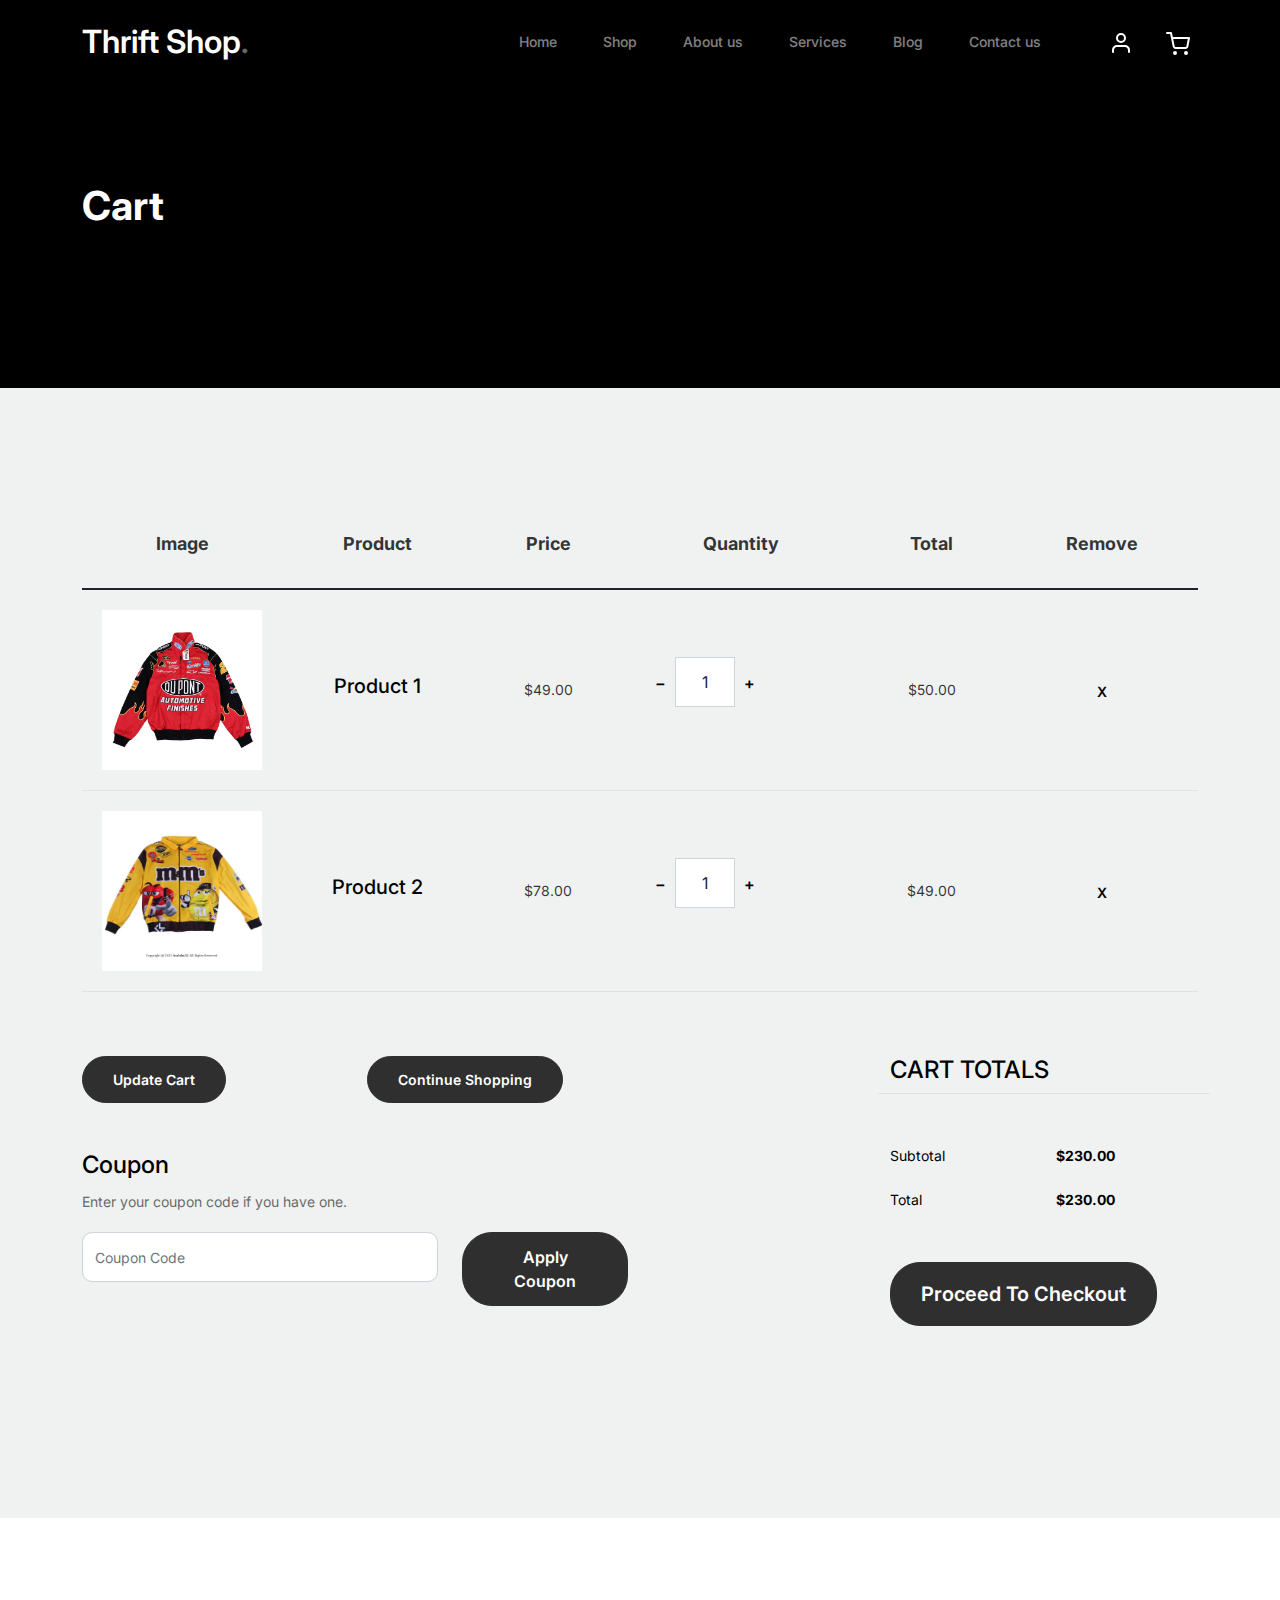
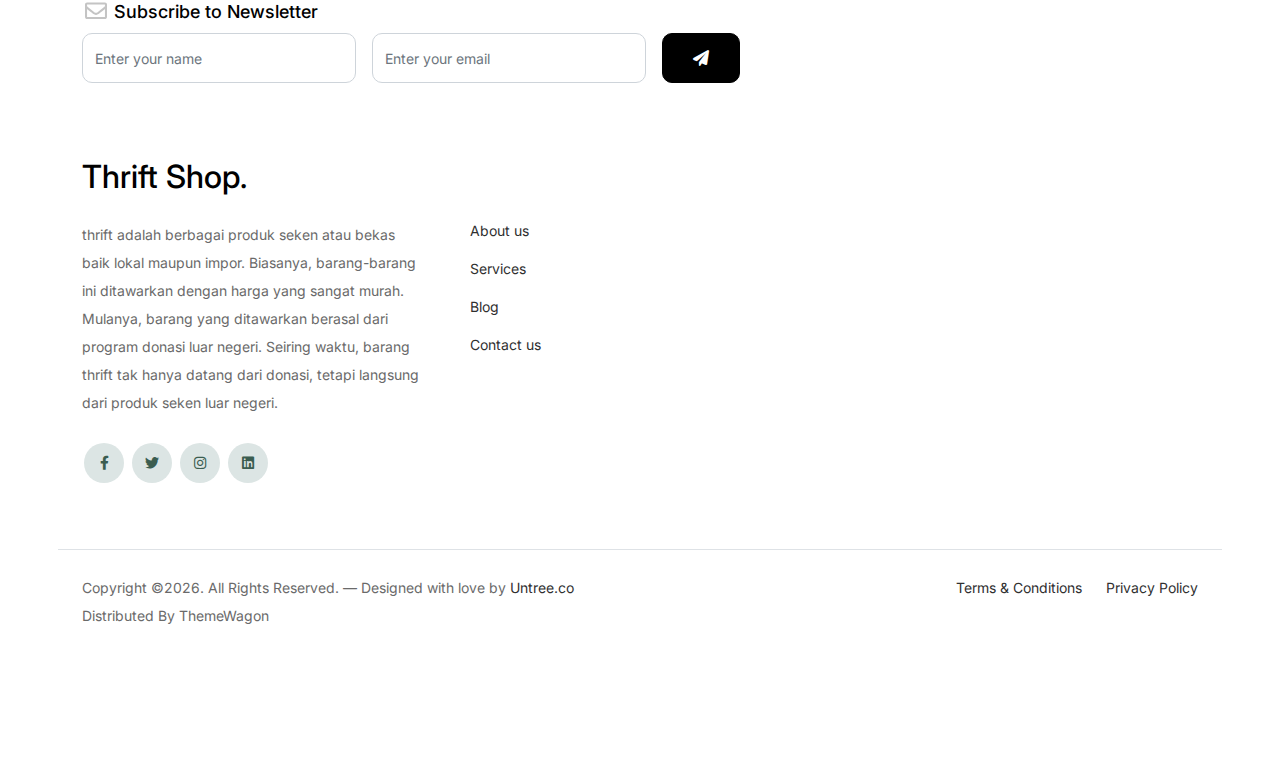
<file: cart.html>
<!-- /*
* Bootstrap 5
* Template Name: Furni
* Template Author: Untree.co
* Template URI: https://untree.co/
* License: https://creativecommons.org/licenses/by/3.0/
*/ -->
<!doctype html>
<html lang="en">
<head>
  <meta charset="utf-8">
  <meta name="viewport" content="width=device-width, initial-scale=1, shrink-to-fit=no">
  <meta name="author" content="Untree.co">
  <link rel="shortcut icon" href="favicon.png">

  <meta name="description" content="" />
  <meta name="keywords" content="bootstrap, bootstrap4" />

		<!-- Bootstrap CSS -->
		<link href="css/bootstrap.min.css" rel="stylesheet">
		<link href="https://cdnjs.cloudflare.com/ajax/libs/font-awesome/6.0.0-beta3/css/all.min.css" rel="stylesheet">
		<link href="css/tiny-slider.css" rel="stylesheet">
		<link href="css/style.css" rel="stylesheet">
		<title>PENTACLE THRIFT SHOP </title>
	</head>

	<body>

		<!-- Start Header/Navigation -->
		<nav class="custom-navbar navbar navbar navbar-expand-md navbar-dark bg-dark" arial-label="Furni navigation bar">

			<div class="container">
				<a class="navbar-brand" href="index.html">Thrift Shop<span>.</span></a>

				<button class="navbar-toggler" type="button" data-bs-toggle="collapse" data-bs-target="#navbarsFurni" aria-controls="navbarsFurni" aria-expanded="false" aria-label="Toggle navigation">
					<span class="navbar-toggler-icon"></span>
				</button>

				<div class="collapse navbar-collapse" id="navbarsFurni">
					<ul class="custom-navbar-nav navbar-nav ms-auto mb-2 mb-md-0">
						<li class="nav-item ">
							<a class="nav-link" href="index.html">Home</a>
						</li>
						<li><a class="nav-link" href="shop.html">Shop</a></li>
						<li><a class="nav-link" href="about.html">About us</a></li>
						<li><a class="nav-link" href="services.html">Services</a></li>
						<li><a class="nav-link" href="blog.html">Blog</a></li>
						<li><a class="nav-link" href="contact.html">Contact us</a></li>
					</ul>

					<ul class="custom-navbar-cta navbar-nav mb-2 mb-md-0 ms-5">
						<li><a class="nav-link" href="#"><img src="images/user.svg"></a></li>
						<li><a class="nav-link" href="cart.html"><img src="images/cart.svg"></a></li>
					</ul>
				</div>
			</div>
				
		</nav>
		<!-- End Header/Navigation -->

		<!-- Start Hero Section -->
			<div class="hero">
				<div class="container">
					<div class="row justify-content-between">
						<div class="col-lg-5">
							<div class="intro-excerpt">
								<h1>Cart</h1>
							</div>
						</div>
						<div class="col-lg-7">
							
						</div>
					</div>
				</div>
			</div>
		<!-- End Hero Section -->

		

		<div class="untree_co-section before-footer-section">
            <div class="container">
              <div class="row mb-5">
                <form class="col-md-12" method="post">
                  <div class="site-blocks-table">
                    <table class="table">
                      <thead>
                        <tr>
                          <th class="product-thumbnail">Image</th>
                          <th class="product-name">Product</th>
                          <th class="product-price">Price</th>
                          <th class="product-quantity">Quantity</th>
                          <th class="product-total">Total</th>
                          <th class="product-remove">Remove</th>
                        </tr>
                      </thead>
                      <tbody>
                        <tr>
                          <td class="product-thumbnail">
                            <img src="images/jaket nascar jeef gordon.png" alt="Image" class="img-fluid">
                          </td>
                          <td class="product-name">
                            <h2 class="h5 text-black">Product 1</h2>
                          </td>
                          <td>$49.00</td>
                          <td>
                            <div class="input-group mb-3 d-flex align-items-center quantity-container" style="max-width: 120px;">
                              <div class="input-group-prepend">
                                <button class="btn btn-outline-black decrease" type="button">&minus;</button>
                              </div>
                              <input type="text" class="form-control text-center quantity-amount" value="1" placeholder="" aria-label="Example text with button addon" aria-describedby="button-addon1">
                              <div class="input-group-append">
                                <button class="btn btn-outline-black increase" type="button">&plus;</button>
                              </div>
                            </div>
        
                          </td>
                          <td>$50.00</td>
                          <td><a href="#" class="btn btn-black btn-sm">X</a></td>
                        </tr>
        
                        <tr>
                          <td class="product-thumbnail">
                            <img src="images/jaket nascar m&m.webp" alt="Image" class="img-fluid">
                          </td>
                          <td class="product-name">
                            <h2 class="h5 text-black">Product 2</h2>
                          </td>
                          <td>$78.00</td>
                          <td>
                            <div class="input-group mb-3 d-flex align-items-center quantity-container" style="max-width: 120px;">
                              <div class="input-group-prepend">
                                <button class="btn btn-outline-black decrease" type="button">&minus;</button>
                              </div>
                              <input type="text" class="form-control text-center quantity-amount" value="1" placeholder="" aria-label="Example text with button addon" aria-describedby="button-addon1">
                              <div class="input-group-append">
                                <button class="btn btn-outline-black increase" type="button">&plus;</button>
                              </div>
                            </div>
        
                          </td>
                          <td>$49.00</td>
                          <td><a href="#" class="btn btn-black btn-sm">X</a></td>
                        </tr>
                      </tbody>
                    </table>
                  </div>
                </form>
              </div>
        
              <div class="row">
                <div class="col-md-6">
                  <div class="row mb-5">
                    <div class="col-md-6 mb-3 mb-md-0">
                      <button class="btn btn-black btn-sm btn-block">Update Cart</button>
                    </div>
                    <div class="col-md-6">
                      <button class="btn btn-outline-black btn-sm btn-block">Continue Shopping</button>
                    </div>
                  </div>
                  <div class="row">
                    <div class="col-md-12">
                      <label class="text-black h4" for="coupon">Coupon</label>
                      <p>Enter your coupon code if you have one.</p>
                    </div>
                    <div class="col-md-8 mb-3 mb-md-0">
                      <input type="text" class="form-control py-3" id="coupon" placeholder="Coupon Code">
                    </div>
                    <div class="col-md-4">
                      <button class="btn btn-black">Apply Coupon</button>
                    </div>
                  </div>
                </div>
                <div class="col-md-6 pl-5">
                  <div class="row justify-content-end">
                    <div class="col-md-7">
                      <div class="row">
                        <div class="col-md-12 text-right border-bottom mb-5">
                          <h3 class="text-black h4 text-uppercase">Cart Totals</h3>
                        </div>
                      </div>
                      <div class="row mb-3">
                        <div class="col-md-6">
                          <span class="text-black">Subtotal</span>
                        </div>
                        <div class="col-md-6 text-right">
                          <strong class="text-black">$230.00</strong>
                        </div>
                      </div>
                      <div class="row mb-5">
                        <div class="col-md-6">
                          <span class="text-black">Total</span>
                        </div>
                        <div class="col-md-6 text-right">
                          <strong class="text-black">$230.00</strong>
                        </div>
                      </div>
        
                      <div class="row">
                        <div class="col-md-12">
                          <button class="btn btn-black btn-lg py-3 btn-block" onclick="window.location='checkout.html'">Proceed To Checkout</button>
                        </div>
                      </div>
                    </div>
                  </div>
                </div>
              </div>
            </div>
          </div>
		

		<!-- Start Footer Section -->
		<footer class="footer-section">
			<div class="container relative">


				<div class="row">
					<div class="col-lg-8">
						<div class="subscription-form">
							<h3 class="d-flex align-items-center"><span class="me-1"><img src="images/envelope-outline.svg" alt="Image" class="img-fluid"></span><span>Subscribe to Newsletter</span></h3>

							<form action="#" class="row g-3">
								<div class="col-auto">
									<input type="text" class="form-control" placeholder="Enter your name">
								</div>
								<div class="col-auto">
									<input type="email" class="form-control" placeholder="Enter your email">
								</div>
								<div class="col-auto">
									<button class="btn btn-primary">
										<span class="fa fa-paper-plane"></span>
									</button>
								</div>
							</form>

						</div>
					</div>
				</div>

				<div class="row g-5 mb-5">
					<div class="col-lg-4">
						<div class="mb-4 footer-logo-wrap"><a href="#" class="footer-logo">Thrift Shop<span>.</span></a></div>
						<p class="mb-4">thrift adalah berbagai produk seken atau bekas baik lokal maupun impor. Biasanya, barang-barang ini ditawarkan dengan harga yang sangat murah. Mulanya, barang yang ditawarkan berasal dari program donasi luar negeri. Seiring waktu, barang thrift tak hanya datang dari donasi, tetapi langsung dari produk seken luar negeri. </p>

						<ul class="list-unstyled custom-social">
							<li><a href="#"><span class="fa fa-brands fa-facebook-f"></span></a></li>
							<li><a href="#"><span class="fa fa-brands fa-twitter"></span></a></li>
							<li><a href="#"><span class="fa fa-brands fa-instagram"></span></a></li>
							<li><a href="#"><span class="fa fa-brands fa-linkedin"></span></a></li>
						</ul>
					</div>

					<div class="col-lg-8">
						<div class="row links-wrap">
							<div class="col-6 col-sm-6 col-md-3">
								<ul class="list-unstyled">
									<li><a href="#">About us</a></li>
									<li><a href="#">Services</a></li>
									<li><a href="#">Blog</a></li>
									<li><a href="#">Contact us</a></li>
								</ul>
							</div>
					</div>

				</div>

				<div class="border-top copyright">
					<div class="row pt-4">
						<div class="col-lg-6">
							<p class="mb-2 text-center text-lg-start">Copyright &copy;<script>document.write(new Date().getFullYear());</script>. All Rights Reserved. &mdash; Designed with love by <a href="https://untree.co">Untree.co</a> Distributed By <a hreff="https://themewagon.com">ThemeWagon</a>  <!-- License information: https://untree.co/license/ -->
            </p>
						</div>

						<div class="col-lg-6 text-center text-lg-end">
							<ul class="list-unstyled d-inline-flex ms-auto">
								<li class="me-4"><a href="#">Terms &amp; Conditions</a></li>
								<li><a href="#">Privacy Policy</a></li>
							</ul>
						</div>

					</div>
				</div>

			</div>
		</footer>
		<!-- End Footer Section -->	


		<script src="js/bootstrap.bundle.min.js"></script>
		<script src="js/tiny-slider.js"></script>
		<script src="js/custom.js"></script>
	</body>

</html>
</file>
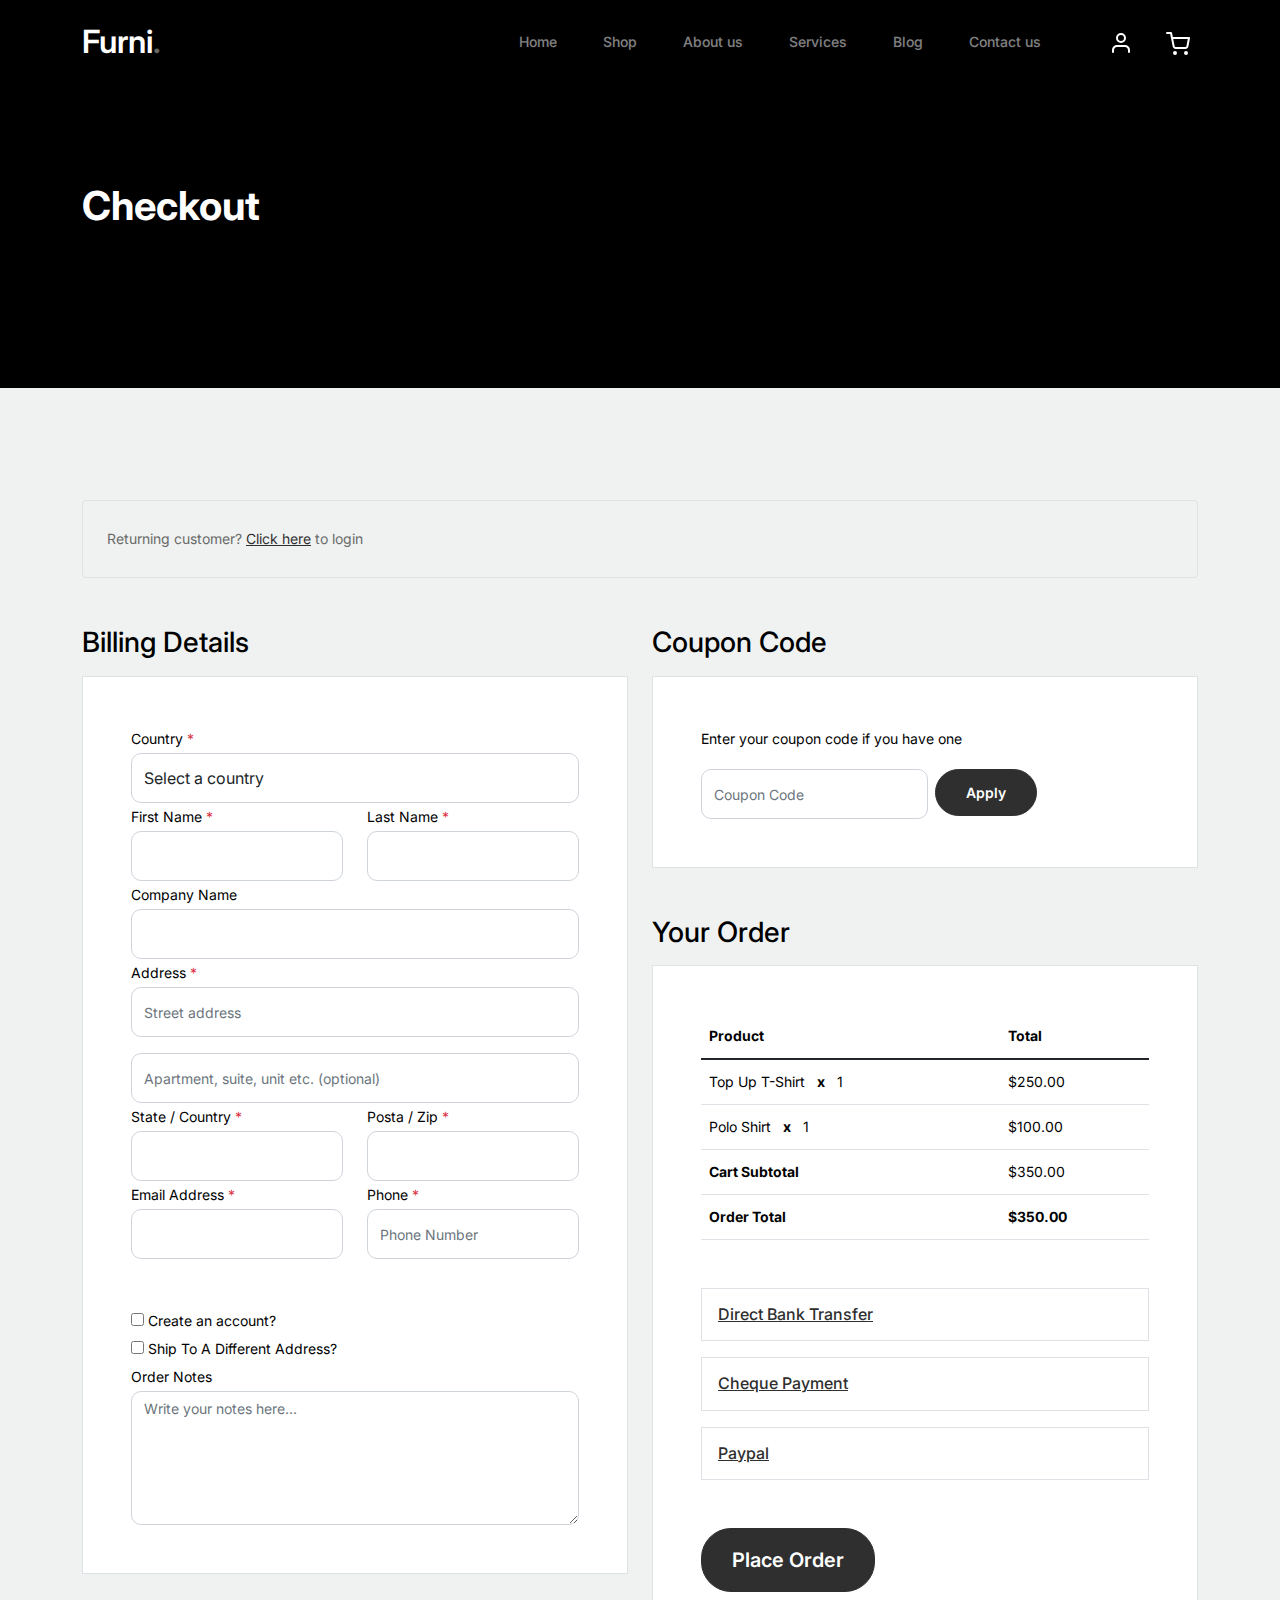
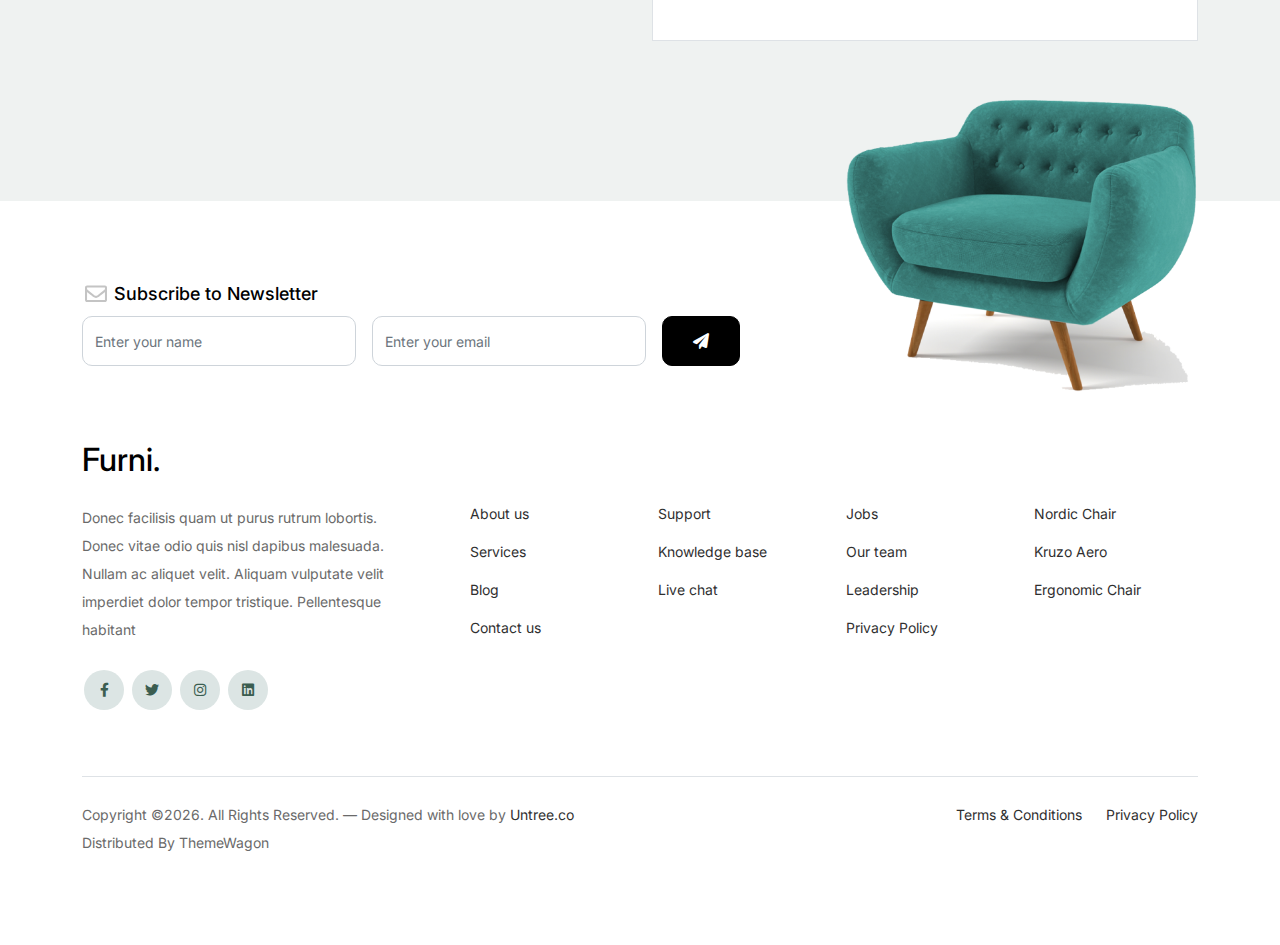
<file: checkout.html>
<!-- /*
* Bootstrap 5
* Template Name: Furni
* Template Author: Untree.co
* Template URI: https://untree.co/
* License: https://creativecommons.org/licenses/by/3.0/
*/ -->
<!doctype html>
<html lang="en">
<head>
  <meta charset="utf-8">
  <meta name="viewport" content="width=device-width, initial-scale=1, shrink-to-fit=no">
  <meta name="author" content="Untree.co">
  <link rel="shortcut icon" href="favicon.png">

  <meta name="description" content="" />
  <meta name="keywords" content="bootstrap, bootstrap4" />

		<!-- Bootstrap CSS -->
		<link href="css/bootstrap.min.css" rel="stylesheet">
		<link href="https://cdnjs.cloudflare.com/ajax/libs/font-awesome/6.0.0-beta3/css/all.min.css" rel="stylesheet">
		<link href="css/tiny-slider.css" rel="stylesheet">
		<link href="css/style.css" rel="stylesheet">
		<title>Furni Free Bootstrap 5 Template for Furniture and Interior Design Websites by Untree.co </title>
	</head>

	<body>

		<!-- Start Header/Navigation -->
		<nav class="custom-navbar navbar navbar navbar-expand-md navbar-dark bg-dark" arial-label="Furni navigation bar">

			<div class="container">
				<a class="navbar-brand" href="index.html">Furni<span>.</span></a>

				<button class="navbar-toggler" type="button" data-bs-toggle="collapse" data-bs-target="#navbarsFurni" aria-controls="navbarsFurni" aria-expanded="false" aria-label="Toggle navigation">
					<span class="navbar-toggler-icon"></span>
				</button>

				<div class="collapse navbar-collapse" id="navbarsFurni">
					<ul class="custom-navbar-nav navbar-nav ms-auto mb-2 mb-md-0">
						<li class="nav-item ">
							<a class="nav-link" href="index.html">Home</a>
						</li>
						<li><a class="nav-link" href="shop.html">Shop</a></li>
						<li><a class="nav-link" href="about.html">About us</a></li>
						<li><a class="nav-link" href="services.html">Services</a></li>
						<li><a class="nav-link" href="blog.html">Blog</a></li>
						<li><a class="nav-link" href="contact.html">Contact us</a></li>
					</ul>

					<ul class="custom-navbar-cta navbar-nav mb-2 mb-md-0 ms-5">
						<li><a class="nav-link" href="#"><img src="images/user.svg"></a></li>
						<li><a class="nav-link" href="cart.html"><img src="images/cart.svg"></a></li>
					</ul>
				</div>
			</div>
				
		</nav>
		<!-- End Header/Navigation -->

		<!-- Start Hero Section -->
			<div class="hero">
				<div class="container">
					<div class="row justify-content-between">
						<div class="col-lg-5">
							<div class="intro-excerpt">
								<h1>Checkout</h1>
							</div>
						</div>
						<div class="col-lg-7">
							
						</div>
					</div>
				</div>
			</div>
		<!-- End Hero Section -->

		<div class="untree_co-section">
		    <div class="container">
		      <div class="row mb-5">
		        <div class="col-md-12">
		          <div class="border p-4 rounded" role="alert">
		            Returning customer? <a href="#">Click here</a> to login
		          </div>
		        </div>
		      </div>
		      <div class="row">
		        <div class="col-md-6 mb-5 mb-md-0">
		          <h2 class="h3 mb-3 text-black">Billing Details</h2>
		          <div class="p-3 p-lg-5 border bg-white">
		            <div class="form-group">
		              <label for="c_country" class="text-black">Country <span class="text-danger">*</span></label>
		              <select id="c_country" class="form-control">
		                <option value="1">Select a country</option>    
		                <option value="2">bangladesh</option>    
		                <option value="3">Algeria</option>    
		                <option value="4">Afghanistan</option>    
		                <option value="5">Ghana</option>    
		                <option value="6">Albania</option>    
		                <option value="7">Bahrain</option>    
		                <option value="8">Colombia</option>    
		                <option value="9">Dominican Republic</option>    
		              </select>
		            </div>
		            <div class="form-group row">
		              <div class="col-md-6">
		                <label for="c_fname" class="text-black">First Name <span class="text-danger">*</span></label>
		                <input type="text" class="form-control" id="c_fname" name="c_fname">
		              </div>
		              <div class="col-md-6">
		                <label for="c_lname" class="text-black">Last Name <span class="text-danger">*</span></label>
		                <input type="text" class="form-control" id="c_lname" name="c_lname">
		              </div>
		            </div>

		            <div class="form-group row">
		              <div class="col-md-12">
		                <label for="c_companyname" class="text-black">Company Name </label>
		                <input type="text" class="form-control" id="c_companyname" name="c_companyname">
		              </div>
		            </div>

		            <div class="form-group row">
		              <div class="col-md-12">
		                <label for="c_address" class="text-black">Address <span class="text-danger">*</span></label>
		                <input type="text" class="form-control" id="c_address" name="c_address" placeholder="Street address">
		              </div>
		            </div>

		            <div class="form-group mt-3">
		              <input type="text" class="form-control" placeholder="Apartment, suite, unit etc. (optional)">
		            </div>

		            <div class="form-group row">
		              <div class="col-md-6">
		                <label for="c_state_country" class="text-black">State / Country <span class="text-danger">*</span></label>
		                <input type="text" class="form-control" id="c_state_country" name="c_state_country">
		              </div>
		              <div class="col-md-6">
		                <label for="c_postal_zip" class="text-black">Posta / Zip <span class="text-danger">*</span></label>
		                <input type="text" class="form-control" id="c_postal_zip" name="c_postal_zip">
		              </div>
		            </div>

		            <div class="form-group row mb-5">
		              <div class="col-md-6">
		                <label for="c_email_address" class="text-black">Email Address <span class="text-danger">*</span></label>
		                <input type="text" class="form-control" id="c_email_address" name="c_email_address">
		              </div>
		              <div class="col-md-6">
		                <label for="c_phone" class="text-black">Phone <span class="text-danger">*</span></label>
		                <input type="text" class="form-control" id="c_phone" name="c_phone" placeholder="Phone Number">
		              </div>
		            </div>

		            <div class="form-group">
		              <label for="c_create_account" class="text-black" data-bs-toggle="collapse" href="#create_an_account" role="button" aria-expanded="false" aria-controls="create_an_account"><input type="checkbox" value="1" id="c_create_account"> Create an account?</label>
		              <div class="collapse" id="create_an_account">
		                <div class="py-2 mb-4">
		                  <p class="mb-3">Create an account by entering the information below. If you are a returning customer please login at the top of the page.</p>
		                  <div class="form-group">
		                    <label for="c_account_password" class="text-black">Account Password</label>
		                    <input type="email" class="form-control" id="c_account_password" name="c_account_password" placeholder="">
		                  </div>
		                </div>
		              </div>
		            </div>


		            <div class="form-group">
		              <label for="c_ship_different_address" class="text-black" data-bs-toggle="collapse" href="#ship_different_address" role="button" aria-expanded="false" aria-controls="ship_different_address"><input type="checkbox" value="1" id="c_ship_different_address"> Ship To A Different Address?</label>
		              <div class="collapse" id="ship_different_address">
		                <div class="py-2">

		                  <div class="form-group">
		                    <label for="c_diff_country" class="text-black">Country <span class="text-danger">*</span></label>
		                    <select id="c_diff_country" class="form-control">
		                      <option value="1">Select a country</option>    
		                      <option value="2">bangladesh</option>    
		                      <option value="3">Algeria</option>    
		                      <option value="4">Afghanistan</option>    
		                      <option value="5">Ghana</option>    
		                      <option value="6">Albania</option>    
		                      <option value="7">Bahrain</option>    
		                      <option value="8">Colombia</option>    
		                      <option value="9">Dominican Republic</option>    
		                    </select>
		                  </div>


		                  <div class="form-group row">
		                    <div class="col-md-6">
		                      <label for="c_diff_fname" class="text-black">First Name <span class="text-danger">*</span></label>
		                      <input type="text" class="form-control" id="c_diff_fname" name="c_diff_fname">
		                    </div>
		                    <div class="col-md-6">
		                      <label for="c_diff_lname" class="text-black">Last Name <span class="text-danger">*</span></label>
		                      <input type="text" class="form-control" id="c_diff_lname" name="c_diff_lname">
		                    </div>
		                  </div>

		                  <div class="form-group row">
		                    <div class="col-md-12">
		                      <label for="c_diff_companyname" class="text-black">Company Name </label>
		                      <input type="text" class="form-control" id="c_diff_companyname" name="c_diff_companyname">
		                    </div>
		                  </div>

		                  <div class="form-group row  mb-3">
		                    <div class="col-md-12">
		                      <label for="c_diff_address" class="text-black">Address <span class="text-danger">*</span></label>
		                      <input type="text" class="form-control" id="c_diff_address" name="c_diff_address" placeholder="Street address">
		                    </div>
		                  </div>

		                  <div class="form-group">
		                    <input type="text" class="form-control" placeholder="Apartment, suite, unit etc. (optional)">
		                  </div>

		                  <div class="form-group row">
		                    <div class="col-md-6">
		                      <label for="c_diff_state_country" class="text-black">State / Country <span class="text-danger">*</span></label>
		                      <input type="text" class="form-control" id="c_diff_state_country" name="c_diff_state_country">
		                    </div>
		                    <div class="col-md-6">
		                      <label for="c_diff_postal_zip" class="text-black">Posta / Zip <span class="text-danger">*</span></label>
		                      <input type="text" class="form-control" id="c_diff_postal_zip" name="c_diff_postal_zip">
		                    </div>
		                  </div>

		                  <div class="form-group row mb-5">
		                    <div class="col-md-6">
		                      <label for="c_diff_email_address" class="text-black">Email Address <span class="text-danger">*</span></label>
		                      <input type="text" class="form-control" id="c_diff_email_address" name="c_diff_email_address">
		                    </div>
		                    <div class="col-md-6">
		                      <label for="c_diff_phone" class="text-black">Phone <span class="text-danger">*</span></label>
		                      <input type="text" class="form-control" id="c_diff_phone" name="c_diff_phone" placeholder="Phone Number">
		                    </div>
		                  </div>

		                </div>

		              </div>
		            </div>

		            <div class="form-group">
		              <label for="c_order_notes" class="text-black">Order Notes</label>
		              <textarea name="c_order_notes" id="c_order_notes" cols="30" rows="5" class="form-control" placeholder="Write your notes here..."></textarea>
		            </div>

		          </div>
		        </div>
		        <div class="col-md-6">

		          <div class="row mb-5">
		            <div class="col-md-12">
		              <h2 class="h3 mb-3 text-black">Coupon Code</h2>
		              <div class="p-3 p-lg-5 border bg-white">

		                <label for="c_code" class="text-black mb-3">Enter your coupon code if you have one</label>
		                <div class="input-group w-75 couponcode-wrap">
		                  <input type="text" class="form-control me-2" id="c_code" placeholder="Coupon Code" aria-label="Coupon Code" aria-describedby="button-addon2">
		                  <div class="input-group-append">
		                    <button class="btn btn-black btn-sm" type="button" id="button-addon2">Apply</button>
		                  </div>
		                </div>

		              </div>
		            </div>
		          </div>

		          <div class="row mb-5">
		            <div class="col-md-12">
		              <h2 class="h3 mb-3 text-black">Your Order</h2>
		              <div class="p-3 p-lg-5 border bg-white">
		                <table class="table site-block-order-table mb-5">
		                  <thead>
		                    <th>Product</th>
		                    <th>Total</th>
		                  </thead>
		                  <tbody>
		                    <tr>
		                      <td>Top Up T-Shirt <strong class="mx-2">x</strong> 1</td>
		                      <td>$250.00</td>
		                    </tr>
		                    <tr>
		                      <td>Polo Shirt <strong class="mx-2">x</strong>   1</td>
		                      <td>$100.00</td>
		                    </tr>
		                    <tr>
		                      <td class="text-black font-weight-bold"><strong>Cart Subtotal</strong></td>
		                      <td class="text-black">$350.00</td>
		                    </tr>
		                    <tr>
		                      <td class="text-black font-weight-bold"><strong>Order Total</strong></td>
		                      <td class="text-black font-weight-bold"><strong>$350.00</strong></td>
		                    </tr>
		                  </tbody>
		                </table>

		                <div class="border p-3 mb-3">
		                  <h3 class="h6 mb-0"><a class="d-block" data-bs-toggle="collapse" href="#collapsebank" role="button" aria-expanded="false" aria-controls="collapsebank">Direct Bank Transfer</a></h3>

		                  <div class="collapse" id="collapsebank">
		                    <div class="py-2">
		                      <p class="mb-0">Make your payment directly into our bank account. Please use your Order ID as the payment reference. Your order won’t be shipped until the funds have cleared in our account.</p>
		                    </div>
		                  </div>
		                </div>

		                <div class="border p-3 mb-3">
		                  <h3 class="h6 mb-0"><a class="d-block" data-bs-toggle="collapse" href="#collapsecheque" role="button" aria-expanded="false" aria-controls="collapsecheque">Cheque Payment</a></h3>

		                  <div class="collapse" id="collapsecheque">
		                    <div class="py-2">
		                      <p class="mb-0">Make your payment directly into our bank account. Please use your Order ID as the payment reference. Your order won’t be shipped until the funds have cleared in our account.</p>
		                    </div>
		                  </div>
		                </div>

		                <div class="border p-3 mb-5">
		                  <h3 class="h6 mb-0"><a class="d-block" data-bs-toggle="collapse" href="#collapsepaypal" role="button" aria-expanded="false" aria-controls="collapsepaypal">Paypal</a></h3>

		                  <div class="collapse" id="collapsepaypal">
		                    <div class="py-2">
		                      <p class="mb-0">Make your payment directly into our bank account. Please use your Order ID as the payment reference. Your order won’t be shipped until the funds have cleared in our account.</p>
		                    </div>
		                  </div>
		                </div>

		                <div class="form-group">
		                  <button class="btn btn-black btn-lg py-3 btn-block" onclick="window.location='thankyou.html'">Place Order</button>
		                </div>

		              </div>
		            </div>
		          </div>

		        </div>
		      </div>
		      <!-- </form> -->
		    </div>
		  </div>

		<!-- Start Footer Section -->
		<footer class="footer-section">
			<div class="container relative">

				<div class="sofa-img">
					<img src="images/sofa.png" alt="Image" class="img-fluid">
				</div>

				<div class="row">
					<div class="col-lg-8">
						<div class="subscription-form">
							<h3 class="d-flex align-items-center"><span class="me-1"><img src="images/envelope-outline.svg" alt="Image" class="img-fluid"></span><span>Subscribe to Newsletter</span></h3>

							<form action="#" class="row g-3">
								<div class="col-auto">
									<input type="text" class="form-control" placeholder="Enter your name">
								</div>
								<div class="col-auto">
									<input type="email" class="form-control" placeholder="Enter your email">
								</div>
								<div class="col-auto">
									<button class="btn btn-primary">
										<span class="fa fa-paper-plane"></span>
									</button>
								</div>
							</form>

						</div>
					</div>
				</div>

				<div class="row g-5 mb-5">
					<div class="col-lg-4">
						<div class="mb-4 footer-logo-wrap"><a href="#" class="footer-logo">Furni<span>.</span></a></div>
						<p class="mb-4">Donec facilisis quam ut purus rutrum lobortis. Donec vitae odio quis nisl dapibus malesuada. Nullam ac aliquet velit. Aliquam vulputate velit imperdiet dolor tempor tristique. Pellentesque habitant</p>

						<ul class="list-unstyled custom-social">
							<li><a href="#"><span class="fa fa-brands fa-facebook-f"></span></a></li>
							<li><a href="#"><span class="fa fa-brands fa-twitter"></span></a></li>
							<li><a href="#"><span class="fa fa-brands fa-instagram"></span></a></li>
							<li><a href="#"><span class="fa fa-brands fa-linkedin"></span></a></li>
						</ul>
					</div>

					<div class="col-lg-8">
						<div class="row links-wrap">
							<div class="col-6 col-sm-6 col-md-3">
								<ul class="list-unstyled">
									<li><a href="#">About us</a></li>
									<li><a href="#">Services</a></li>
									<li><a href="#">Blog</a></li>
									<li><a href="#">Contact us</a></li>
								</ul>
							</div>

							<div class="col-6 col-sm-6 col-md-3">
								<ul class="list-unstyled">
									<li><a href="#">Support</a></li>
									<li><a href="#">Knowledge base</a></li>
									<li><a href="#">Live chat</a></li>
								</ul>
							</div>

							<div class="col-6 col-sm-6 col-md-3">
								<ul class="list-unstyled">
									<li><a href="#">Jobs</a></li>
									<li><a href="#">Our team</a></li>
									<li><a href="#">Leadership</a></li>
									<li><a href="#">Privacy Policy</a></li>
								</ul>
							</div>

							<div class="col-6 col-sm-6 col-md-3">
								<ul class="list-unstyled">
									<li><a href="#">Nordic Chair</a></li>
									<li><a href="#">Kruzo Aero</a></li>
									<li><a href="#">Ergonomic Chair</a></li>
								</ul>
							</div>
						</div>
					</div>

				</div>

				<div class="border-top copyright">
					<div class="row pt-4">
						<div class="col-lg-6">
							<p class="mb-2 text-center text-lg-start">Copyright &copy;<script>document.write(new Date().getFullYear());</script>. All Rights Reserved. &mdash; Designed with love by <a href="https://untree.co">Untree.co</a> Distributed By <a hreff="https://themewagon.com">ThemeWagon</a>  <!-- License information: https://untree.co/license/ -->
            </p>
						</div>

						<div class="col-lg-6 text-center text-lg-end">
							<ul class="list-unstyled d-inline-flex ms-auto">
								<li class="me-4"><a href="#">Terms &amp; Conditions</a></li>
								<li><a href="#">Privacy Policy</a></li>
							</ul>
						</div>

					</div>
				</div>

			</div>
		</footer>
		<!-- End Footer Section -->	


		<script src="js/bootstrap.bundle.min.js"></script>
		<script src="js/tiny-slider.js"></script>
		<script src="js/custom.js"></script>
	</body>

</html>
</file>
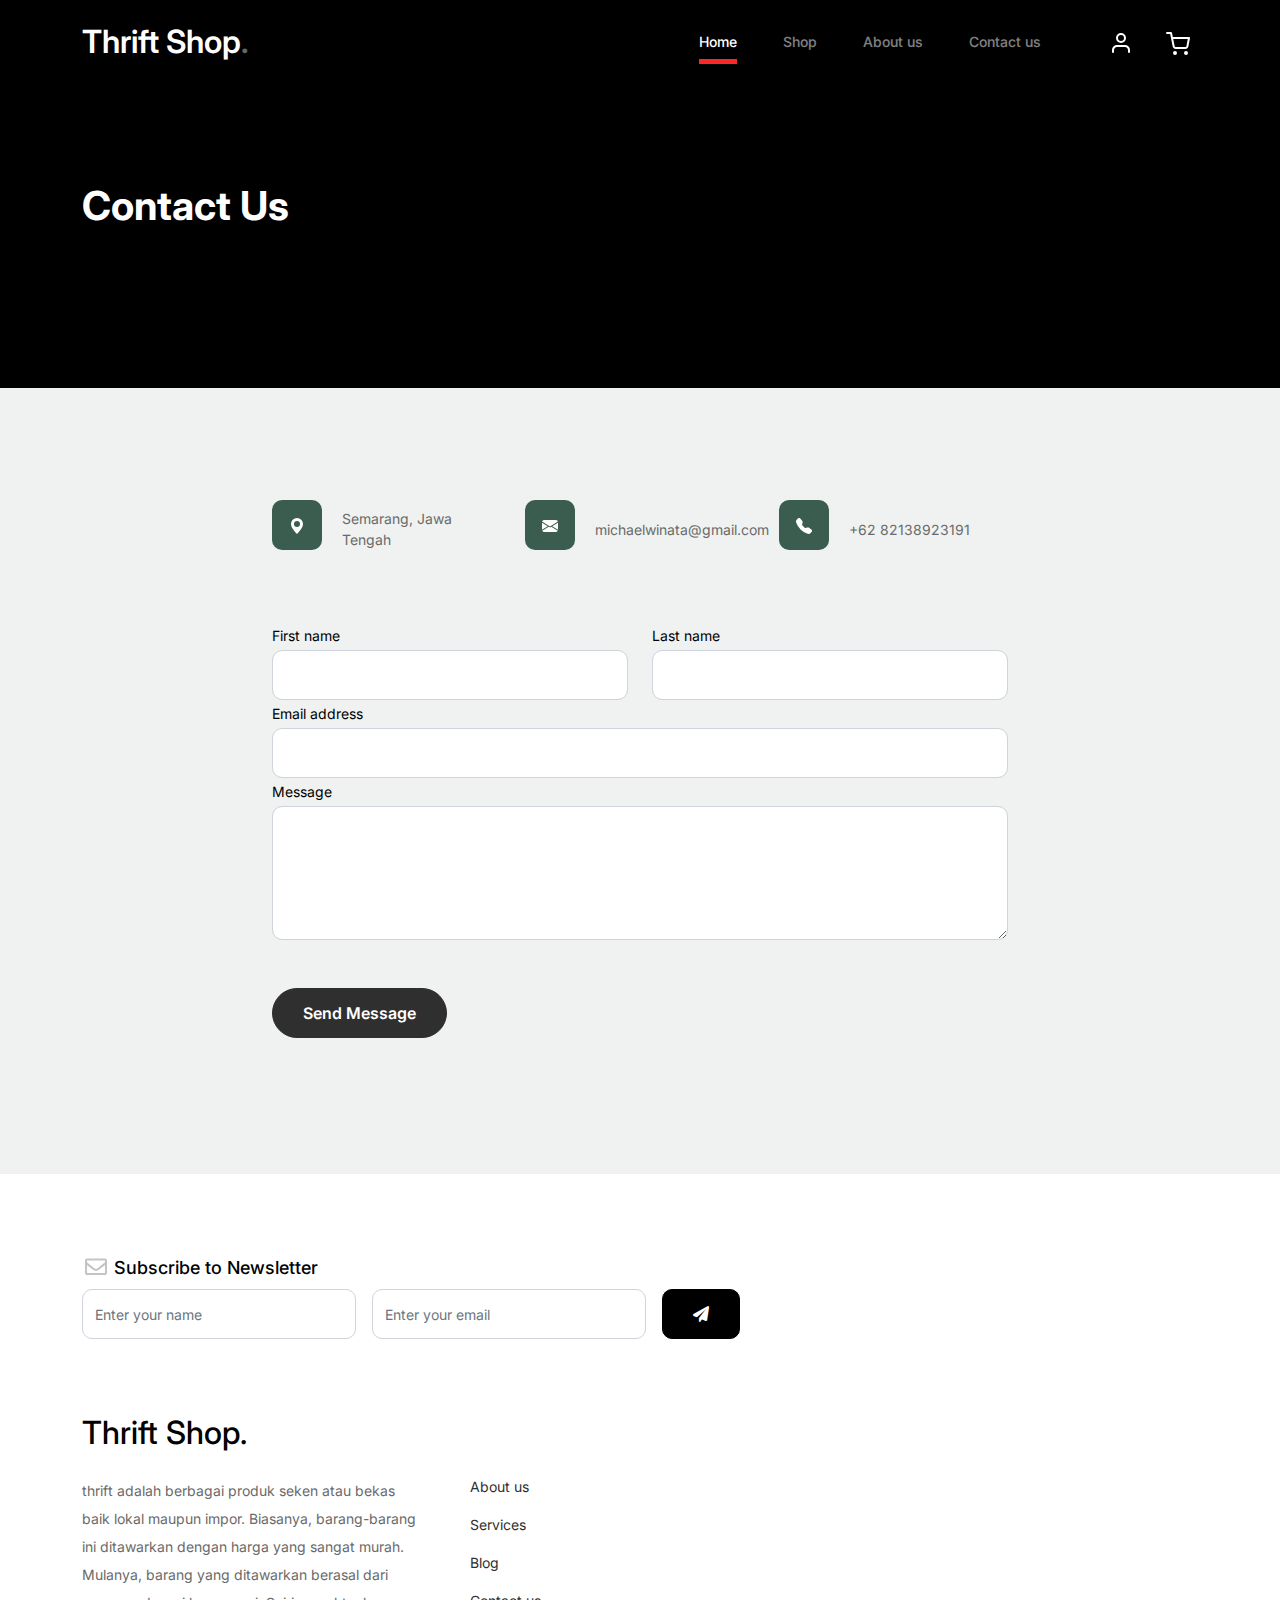
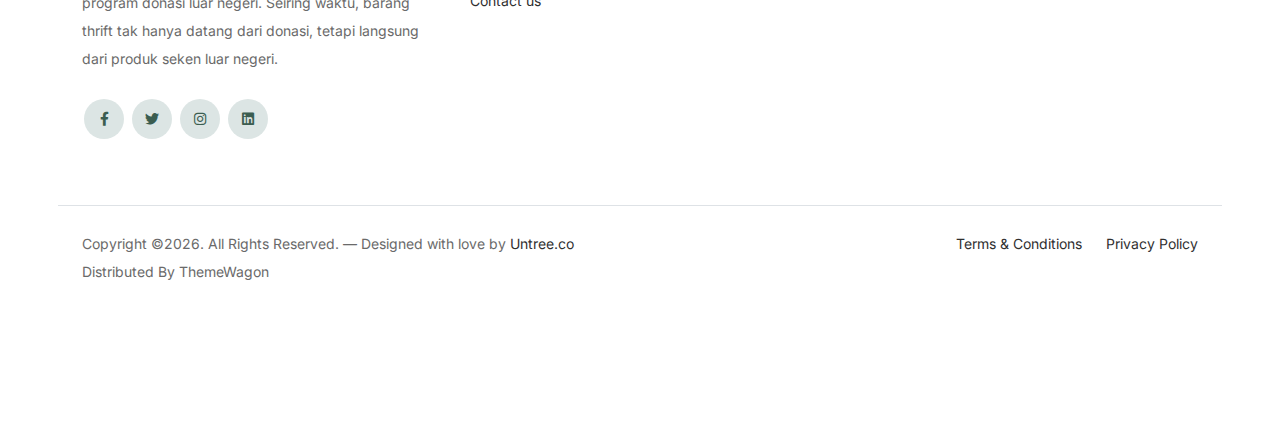
<file: contact.html>
<!-- /*
* Bootstrap 5
* Template Name: Furni
* Template Author: Untree.co
* Template URI: https://untree.co/
* License: https://creativecommons.org/licenses/by/3.0/
*/ -->
<!doctype html>
<html lang="en">
<head>
  <meta charset="utf-8">
  <meta name="viewport" content="width=device-width, initial-scale=1, shrink-to-fit=no">
  <meta name="author" content="Untree.co">
  <link rel="shortcut icon" href="favicon.png">

  <meta name="description" content="" />
  <meta name="keywords" content="bootstrap, bootstrap4" />

		<!-- Bootstrap CSS -->
		<link href="css/bootstrap.min.css" rel="stylesheet">
		<link href="https://cdnjs.cloudflare.com/ajax/libs/font-awesome/6.0.0-beta3/css/all.min.css" rel="stylesheet">
		<link href="css/tiny-slider.css" rel="stylesheet">
		<link href="css/style.css" rel="stylesheet">
		<title>PENTACLE THRIFT SHOP </title>
	</head>

	<body>

		<!-- Start Header/Navigation -->
		<nav class="custom-navbar navbar navbar navbar-expand-md navbar-dark bg-dark" arial-label="Furni navigation bar">

			<div class="container">
				<a class="navbar-brand" href="index.html">Thrift Shop<span>.</span></a>

				<button class="navbar-toggler" type="button" data-bs-toggle="collapse" data-bs-target="#navbarsFurni" aria-controls="navbarsFurni" aria-expanded="false" aria-label="Toggle navigation">
					<span class="navbar-toggler-icon"></span>
				</button>

				<div class="collapse navbar-collapse" id="navbarsFurni">
					<ul class="custom-navbar-nav navbar-nav ms-auto mb-2 mb-md-0">
						<li class="nav-item active">
							<a class="nav-link" href="index.html">Home</a>
						</li>
						<li><a class="nav-link" href="shop.html">Shop</a></li>
						<li><a class="nav-link" href="about.html">About us</a></li>
						<li><a class="nav-link" href="contact.html">Contact us</a></li>
					</ul>

					<ul class="custom-navbar-cta navbar-nav mb-2 mb-md-0 ms-5">
						<li><a class="nav-link" href="#"><img src="images/user.svg"></a></li>
						<li><a class="nav-link" href="cart.html"><img src="images/cart.svg"></a></li>
					</ul>
				</div>
			</div>
				
		</nav>
		<!-- End Header/Navigation -->

		<!-- Start Hero Section -->
		<div class="hero">
			<div class="container">
				<div class="row justify-content-between">
					<div class="col-lg-5">
						<div class="intro-excerpt">
							<h1>Contact Us</h1>
					</div>
					<div class="col-lg-7">
						
						</div>
					</div>
				</div>
			</div>
		</div>
	<!-- End Hero Section -->
		
		<!-- Start Contact Form -->
		<div class="untree_co-section">
      <div class="container">

        <div class="block">
          <div class="row justify-content-center">


            <div class="col-md-8 col-lg-8 pb-4">


              <div class="row mb-5">
                <div class="col-lg-4">
                  <div  class="service no-shadow align-items-center link horizontal d-flex active" data-aos="fade-left" data-aos-delay="0">
                    <div class="service-icon color-1 mb-4">
                      <svg xmlns="http://www.w3.org/2000/svg" width="16" height="16" fill="currentColor" class="bi bi-geo-alt-fill" viewBox="0 0 16 16">
                        <path d="M8 16s6-5.686 6-10A6 6 0 0 0 2 6c0 4.314 6 10 6 10zm0-7a3 3 0 1 1 0-6 3 3 0 0 1 0 6z"/>
                      </svg>
                    </div> <!-- /.icon -->
                    <div class="service-contents">
                      <p>Semarang, Jawa Tengah</p>
                    </div> <!-- /.service-contents-->
                  </div> <!-- /.service -->
                </div>

                <div class="col-lg-4">
                  <div  class="service no-shadow align-items-center link horizontal d-flex active" data-aos="fade-left" data-aos-delay="0">
                    <div class="service-icon color-1 mb-4">
                      <svg xmlns="http://www.w3.org/2000/svg" width="16" height="16" fill="currentColor" class="bi bi-envelope-fill" viewBox="0 0 16 16">
                        <path d="M.05 3.555A2 2 0 0 1 2 2h12a2 2 0 0 1 1.95 1.555L8 8.414.05 3.555zM0 4.697v7.104l5.803-3.558L0 4.697zM6.761 8.83l-6.57 4.027A2 2 0 0 0 2 14h12a2 2 0 0 0 1.808-1.144l-6.57-4.027L8 9.586l-1.239-.757zm3.436-.586L16 11.801V4.697l-5.803 3.546z"/>
                      </svg>
                    </div> <!-- /.icon -->
                    <div class="service-contents">
                      <p>michaelwinata@gmail.com</p>
                    </div> <!-- /.service-contents-->
                  </div> <!-- /.service -->
                </div>

                <div class="col-lg-4">
                  <div  class="service no-shadow align-items-center link horizontal d-flex active" data-aos="fade-left" data-aos-delay="0">
                    <div class="service-icon color-1 mb-4">
                      <svg xmlns="http://www.w3.org/2000/svg" width="16" height="16" fill="currentColor" class="bi bi-telephone-fill" viewBox="0 0 16 16">
                        <path fill-rule="evenodd" d="M1.885.511a1.745 1.745 0 0 1 2.61.163L6.29 2.98c.329.423.445.974.315 1.494l-.547 2.19a.678.678 0 0 0 .178.643l2.457 2.457a.678.678 0 0 0 .644.178l2.189-.547a1.745 1.745 0 0 1 1.494.315l2.306 1.794c.829.645.905 1.87.163 2.611l-1.034 1.034c-.74.74-1.846 1.065-2.877.702a18.634 18.634 0 0 1-7.01-4.42 18.634 18.634 0 0 1-4.42-7.009c-.362-1.03-.037-2.137.703-2.877L1.885.511z"/>
                      </svg>
                    </div> <!-- /.icon -->
                    <div class="service-contents">
                      <p>+62 82138923191</p>
                    </div> <!-- /.service-contents-->
                  </div> <!-- /.service -->
                </div>
              </div>

              <form>
                <div class="row">
                  <div class="col-6">
                    <div class="form-group">
                      <label class="text-black" for="fname">First name</label>
                      <input type="text" class="form-control" id="fname">
                    </div>
                  </div>
                  <div class="col-6">
                    <div class="form-group">
                      <label class="text-black" for="lname">Last name</label>
                      <input type="text" class="form-control" id="lname">
                    </div>
                  </div>
                </div>
                <div class="form-group">
                  <label class="text-black" for="email">Email address</label>
                  <input type="email" class="form-control" id="email">
                </div>

                <div class="form-group mb-5">
                  <label class="text-black" for="message">Message</label>
                  <textarea name="" class="form-control" id="message" cols="30" rows="5"></textarea>
                </div>

                <button type="submit" class="btn btn-primary-hover-outline">Send Message</button>
              </form>

            </div>

          </div>

        </div>

      </div>


    </div>
  </div>

  <!-- End Contact Form -->

		

		<!-- Start Footer Section -->
		<footer class="footer-section">
			<div class="container relative">


				<div class="row">
					<div class="col-lg-8">
						<div class="subscription-form">
							<h3 class="d-flex align-items-center"><span class="me-1"><img src="images/envelope-outline.svg" alt="Image" class="img-fluid"></span><span>Subscribe to Newsletter</span></h3>

							<form action="#" class="row g-3">
								<div class="col-auto">
									<input type="text" class="form-control" placeholder="Enter your name">
								</div>
								<div class="col-auto">
									<input type="email" class="form-control" placeholder="Enter your email">
								</div>
								<div class="col-auto">
									<button class="btn btn-primary">
										<span class="fa fa-paper-plane"></span>
									</button>
								</div>
							</form>

						</div>
					</div>
				</div>

				<div class="row g-5 mb-5">
					<div class="col-lg-4">
						<div class="mb-4 footer-logo-wrap"><a href="#" class="footer-logo">Thrift Shop<span>.</span></a></div>
						<p class="mb-4">thrift adalah berbagai produk seken atau bekas baik lokal maupun impor. Biasanya, barang-barang ini ditawarkan dengan harga yang sangat murah. Mulanya, barang yang ditawarkan berasal dari program donasi luar negeri. Seiring waktu, barang thrift tak hanya datang dari donasi, tetapi langsung dari produk seken luar negeri. </p>

						<ul class="list-unstyled custom-social">
							<li><a href="#"><span class="fa fa-brands fa-facebook-f"></span></a></li>
							<li><a href="#"><span class="fa fa-brands fa-twitter"></span></a></li>
							<li><a href="#"><span class="fa fa-brands fa-instagram"></span></a></li>
							<li><a href="#"><span class="fa fa-brands fa-linkedin"></span></a></li>
						</ul>
					</div>

					<div class="col-lg-8">
						<div class="row links-wrap">
							<div class="col-6 col-sm-6 col-md-3">
								<ul class="list-unstyled">
									<li><a href="#">About us</a></li>
									<li><a href="#">Services</a></li>
									<li><a href="#">Blog</a></li>
									<li><a href="#">Contact us</a></li>
								</ul>
							</div>
					</div>

				</div>

				<div class="border-top copyright">
					<div class="row pt-4">
						<div class="col-lg-6">
							<p class="mb-2 text-center text-lg-start">Copyright &copy;<script>document.write(new Date().getFullYear());</script>. All Rights Reserved. &mdash; Designed with love by <a href="https://untree.co">Untree.co</a> Distributed By <a hreff="https://themewagon.com">ThemeWagon</a>  <!-- License information: https://untree.co/license/ -->
            </p>
						</div>

						<div class="col-lg-6 text-center text-lg-end">
							<ul class="list-unstyled d-inline-flex ms-auto">
								<li class="me-4"><a href="#">Terms &amp; Conditions</a></li>
								<li><a href="#">Privacy Policy</a></li>
							</ul>
						</div>

					</div>
				</div>

			</div>
		</footer>
		<!-- End Footer Section -->

		<script src="js/bootstrap.bundle.min.js"></script>
		<script src="js/tiny-slider.js"></script>
		<script src="js/custom.js"></script>
	</body>

</html>
</file>
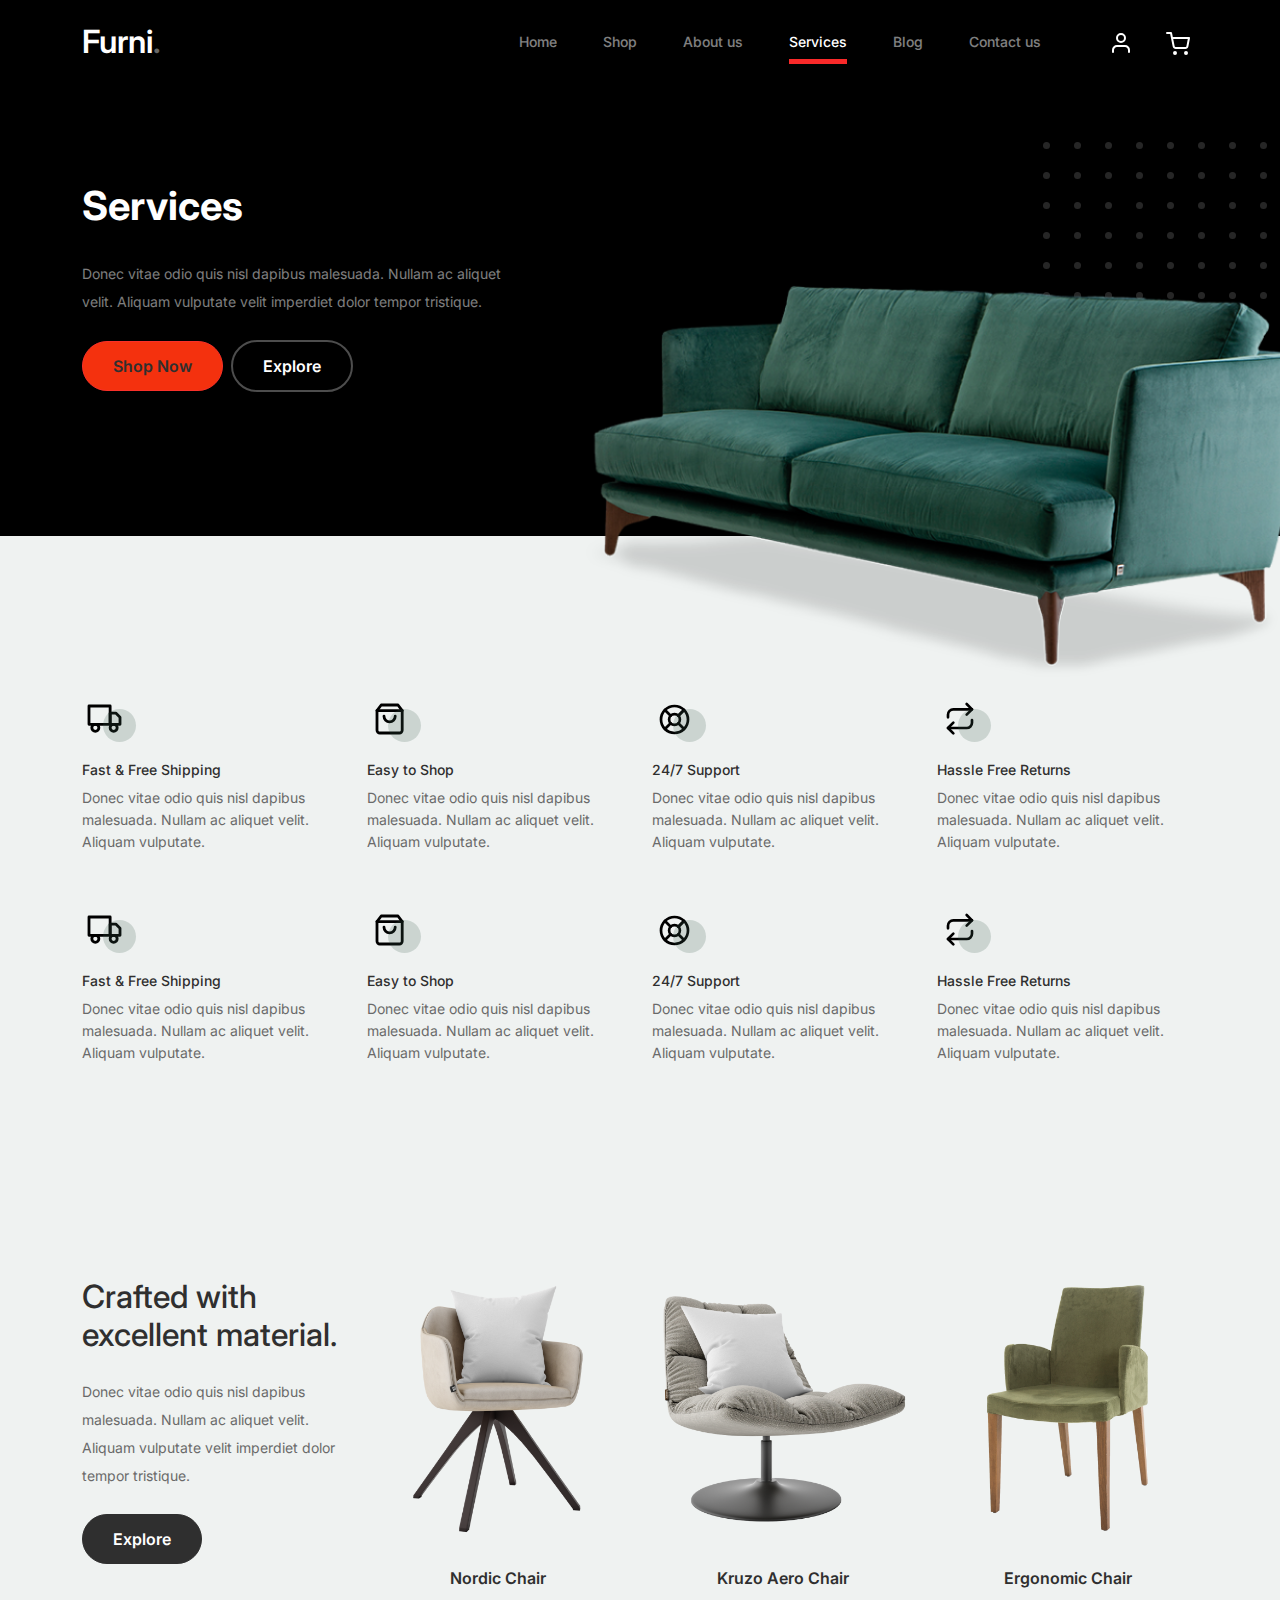
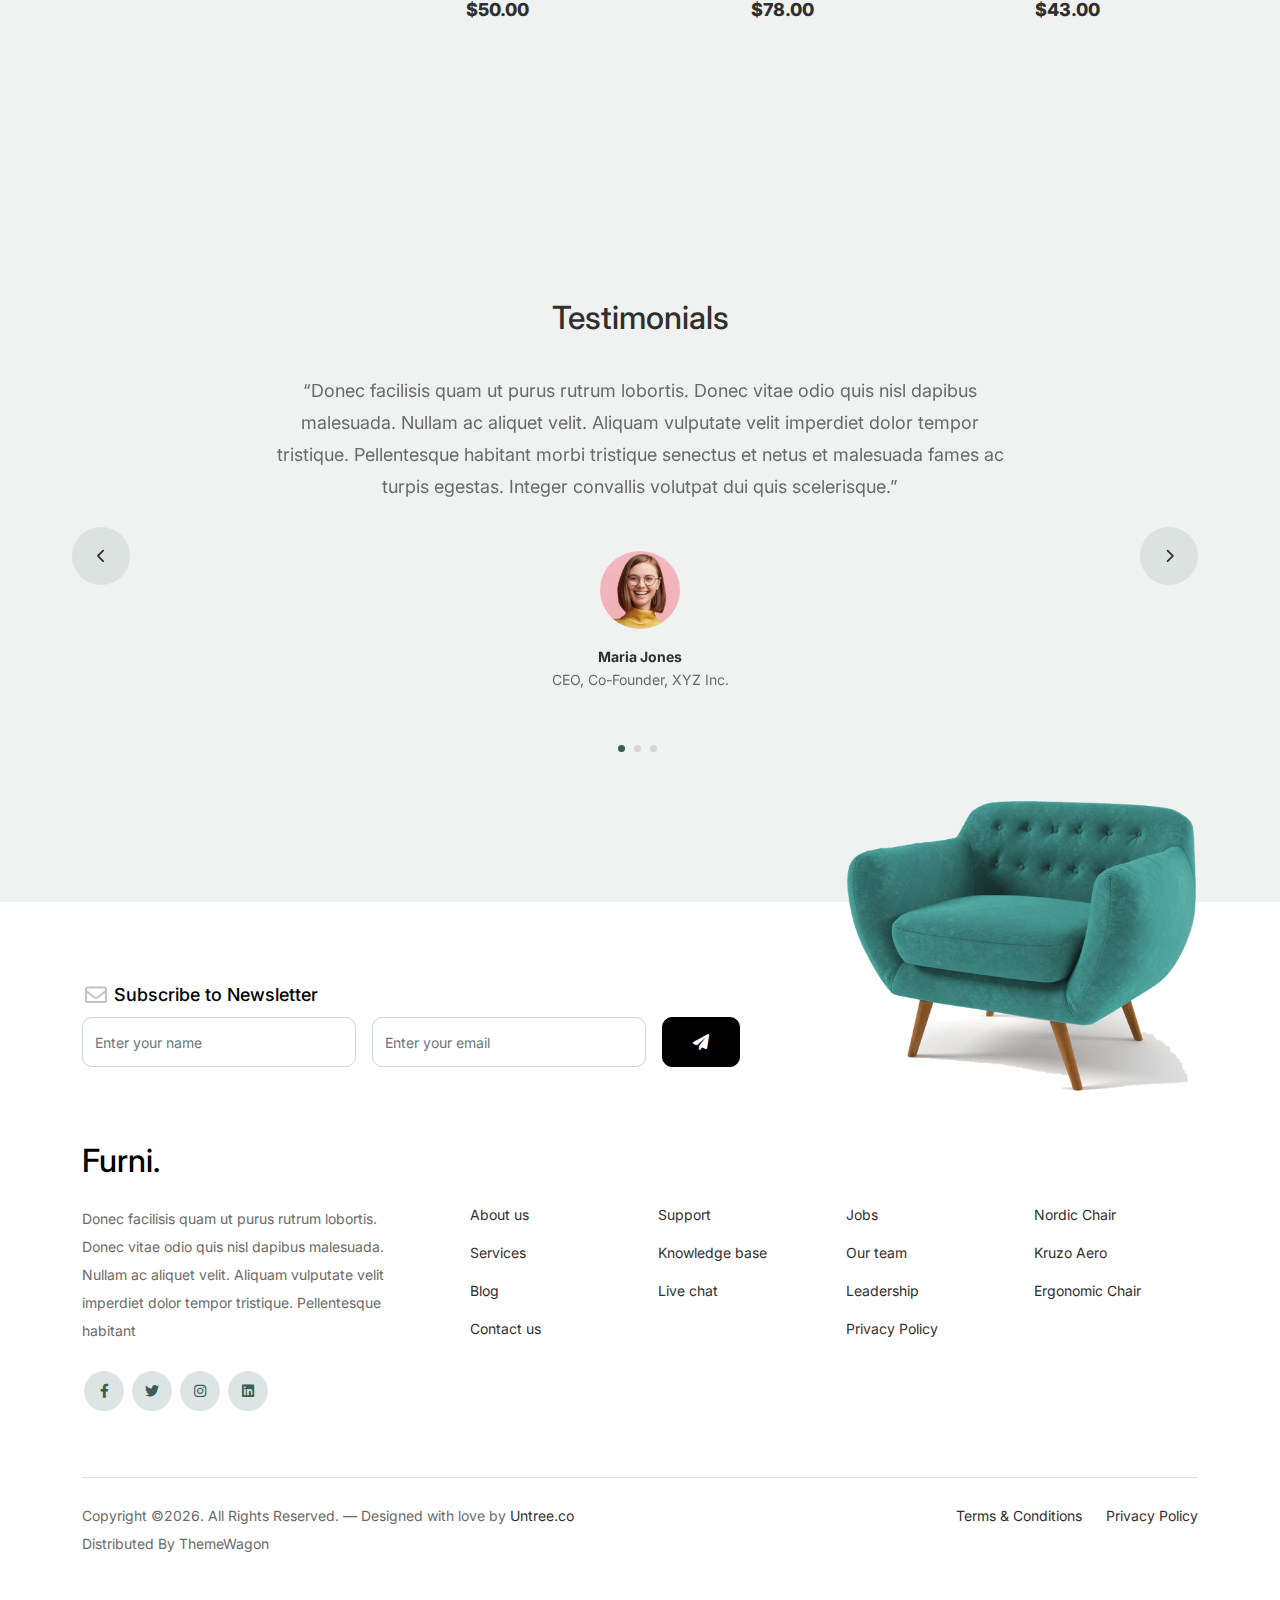
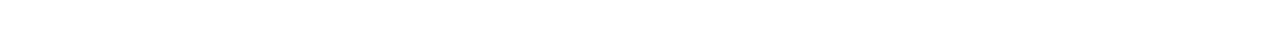
<file: services.html>
<!-- /*
* Bootstrap 5
* Template Name: Furni
* Template Author: Untree.co
* Template URI: https://untree.co/
* License: https://creativecommons.org/licenses/by/3.0/
*/ -->
<!doctype html>
<html lang="en">
<head>
  <meta charset="utf-8">
  <meta name="viewport" content="width=device-width, initial-scale=1, shrink-to-fit=no">
  <meta name="author" content="Untree.co">
  <link rel="shortcut icon" href="favicon.png">

  <meta name="description" content="" />
  <meta name="keywords" content="bootstrap, bootstrap4" />

		<!-- Bootstrap CSS -->
		<link href="css/bootstrap.min.css" rel="stylesheet">
		<link href="https://cdnjs.cloudflare.com/ajax/libs/font-awesome/6.0.0-beta3/css/all.min.css" rel="stylesheet">
		<link href="css/tiny-slider.css" rel="stylesheet">
		<link href="css/style.css" rel="stylesheet">
		<title>Furni Free Bootstrap 5 Template for Furniture and Interior Design Websites by Untree.co </title>
	</head>

	<body>

		<!-- Start Header/Navigation -->
		<nav class="custom-navbar navbar navbar navbar-expand-md navbar-dark bg-dark" arial-label="Furni navigation bar">

			<div class="container">
				<a class="navbar-brand" href="index.html">Furni<span>.</span></a>

				<button class="navbar-toggler" type="button" data-bs-toggle="collapse" data-bs-target="#navbarsFurni" aria-controls="navbarsFurni" aria-expanded="false" aria-label="Toggle navigation">
					<span class="navbar-toggler-icon"></span>
				</button>

				<div class="collapse navbar-collapse" id="navbarsFurni">
					<ul class="custom-navbar-nav navbar-nav ms-auto mb-2 mb-md-0">
						<li class="nav-item">
							<a class="nav-link" href="index.html">Home</a>
						</li>
						<li><a class="nav-link" href="shop.html">Shop</a></li>
						<li><a class="nav-link" href="about.html">About us</a></li>
						<li class="active"><a class="nav-link" href="services.html">Services</a></li>
						<li><a class="nav-link" href="blog.html">Blog</a></li>
						<li><a class="nav-link" href="contact.html">Contact us</a></li>
					</ul>

					<ul class="custom-navbar-cta navbar-nav mb-2 mb-md-0 ms-5">
						<li><a class="nav-link" href="#"><img src="images/user.svg"></a></li>
						<li><a class="nav-link" href="cart.html"><img src="images/cart.svg"></a></li>
					</ul>
				</div>
			</div>
				
		</nav>
		<!-- End Header/Navigation -->

		<!-- Start Hero Section -->
			<div class="hero">
				<div class="container">
					<div class="row justify-content-between">
						<div class="col-lg-5">
							<div class="intro-excerpt">
								<h1>Services</h1>
								<p class="mb-4">Donec vitae odio quis nisl dapibus malesuada. Nullam ac aliquet velit. Aliquam vulputate velit imperdiet dolor tempor tristique.</p>
								<p><a href="" class="btn btn-secondary me-2">Shop Now</a><a href="#" class="btn btn-white-outline">Explore</a></p>
							</div>
						</div>
						<div class="col-lg-7">
							<div class="hero-img-wrap">
								<img src="images/couch.png" class="img-fluid">
							</div>
						</div>
					</div>
				</div>
			</div>
		<!-- End Hero Section -->

		

		<!-- Start Why Choose Us Section -->
		<div class="why-choose-section">
			<div class="container">
				
				
				<div class="row my-5">
					<div class="col-6 col-md-6 col-lg-3 mb-4">
						<div class="feature">
							<div class="icon">
								<img src="images/truck.svg" alt="Image" class="imf-fluid">
							</div>
							<h3>Fast &amp; Free Shipping</h3>
							<p>Donec vitae odio quis nisl dapibus malesuada. Nullam ac aliquet velit. Aliquam vulputate.</p>
						</div>
					</div>

					<div class="col-6 col-md-6 col-lg-3 mb-4">
						<div class="feature">
							<div class="icon">
								<img src="images/bag.svg" alt="Image" class="imf-fluid">
							</div>
							<h3>Easy to Shop</h3>
							<p>Donec vitae odio quis nisl dapibus malesuada. Nullam ac aliquet velit. Aliquam vulputate.</p>
						</div>
					</div>

					<div class="col-6 col-md-6 col-lg-3 mb-4">
						<div class="feature">
							<div class="icon">
								<img src="images/support.svg" alt="Image" class="imf-fluid">
							</div>
							<h3>24/7 Support</h3>
							<p>Donec vitae odio quis nisl dapibus malesuada. Nullam ac aliquet velit. Aliquam vulputate.</p>
						</div>
					</div>

					<div class="col-6 col-md-6 col-lg-3 mb-4">
						<div class="feature">
							<div class="icon">
								<img src="images/return.svg" alt="Image" class="imf-fluid">
							</div>
							<h3>Hassle Free Returns</h3>
							<p>Donec vitae odio quis nisl dapibus malesuada. Nullam ac aliquet velit. Aliquam vulputate.</p>
						</div>
					</div>

					<div class="col-6 col-md-6 col-lg-3 mb-4">
						<div class="feature">
							<div class="icon">
								<img src="images/truck.svg" alt="Image" class="imf-fluid">
							</div>
							<h3>Fast &amp; Free Shipping</h3>
							<p>Donec vitae odio quis nisl dapibus malesuada. Nullam ac aliquet velit. Aliquam vulputate.</p>
						</div>
					</div>

					<div class="col-6 col-md-6 col-lg-3 mb-4">
						<div class="feature">
							<div class="icon">
								<img src="images/bag.svg" alt="Image" class="imf-fluid">
							</div>
							<h3>Easy to Shop</h3>
							<p>Donec vitae odio quis nisl dapibus malesuada. Nullam ac aliquet velit. Aliquam vulputate.</p>
						</div>
					</div>

					<div class="col-6 col-md-6 col-lg-3 mb-4">
						<div class="feature">
							<div class="icon">
								<img src="images/support.svg" alt="Image" class="imf-fluid">
							</div>
							<h3>24/7 Support</h3>
							<p>Donec vitae odio quis nisl dapibus malesuada. Nullam ac aliquet velit. Aliquam vulputate.</p>
						</div>
					</div>

					<div class="col-6 col-md-6 col-lg-3 mb-4">
						<div class="feature">
							<div class="icon">
								<img src="images/return.svg" alt="Image" class="imf-fluid">
							</div>
							<h3>Hassle Free Returns</h3>
							<p>Donec vitae odio quis nisl dapibus malesuada. Nullam ac aliquet velit. Aliquam vulputate.</p>
						</div>
					</div>

				</div>
			
			</div>
		</div>
		<!-- End Why Choose Us Section -->

		<!-- Start Product Section -->
		<div class="product-section pt-0">
			<div class="container">
				<div class="row">

					<!-- Start Column 1 -->
					<div class="col-md-12 col-lg-3 mb-5 mb-lg-0">
						<h2 class="mb-4 section-title">Crafted with excellent material.</h2>
						<p class="mb-4">Donec vitae odio quis nisl dapibus malesuada. Nullam ac aliquet velit. Aliquam vulputate velit imperdiet dolor tempor tristique. </p>
						<p><a href="#" class="btn">Explore</a></p>
					</div> 
					<!-- End Column 1 -->

					<!-- Start Column 2 -->
					<div class="col-12 col-md-4 col-lg-3 mb-5 mb-md-0">
						<a class="product-item" href="#">
							<img src="images/product-1.png" class="img-fluid product-thumbnail">
							<h3 class="product-title">Nordic Chair</h3>
							<strong class="product-price">$50.00</strong>

							<span class="icon-cross">
								<img src="images/cross.svg" class="img-fluid">
							</span>
						</a>
					</div> 
					<!-- End Column 2 -->

					<!-- Start Column 3 -->
					<div class="col-12 col-md-4 col-lg-3 mb-5 mb-md-0">
						<a class="product-item" href="#">
							<img src="images/product-2.png" class="img-fluid product-thumbnail">
							<h3 class="product-title">Kruzo Aero Chair</h3>
							<strong class="product-price">$78.00</strong>

							<span class="icon-cross">
								<img src="images/cross.svg" class="img-fluid">
							</span>
						</a>
					</div>
					<!-- End Column 3 -->

					<!-- Start Column 4 -->
					<div class="col-12 col-md-4 col-lg-3 mb-5 mb-md-0">
						<a class="product-item" href="#">
							<img src="images/product-3.png" class="img-fluid product-thumbnail">
							<h3 class="product-title">Ergonomic Chair</h3>
							<strong class="product-price">$43.00</strong>

							<span class="icon-cross">
								<img src="images/cross.svg" class="img-fluid">
							</span>
						</a>
					</div>
					<!-- End Column 4 -->

				</div>
			</div>
		</div>
		<!-- End Product Section -->

		

		<!-- Start Testimonial Slider -->
		<div class="testimonial-section before-footer-section">
			<div class="container">
				<div class="row">
					<div class="col-lg-7 mx-auto text-center">
						<h2 class="section-title">Testimonials</h2>
					</div>
				</div>

				<div class="row justify-content-center">
					<div class="col-lg-12">
						<div class="testimonial-slider-wrap text-center">

							<div id="testimonial-nav">
								<span class="prev" data-controls="prev"><span class="fa fa-chevron-left"></span></span>
								<span class="next" data-controls="next"><span class="fa fa-chevron-right"></span></span>
							</div>

							<div class="testimonial-slider">
								
								<div class="item">
									<div class="row justify-content-center">
										<div class="col-lg-8 mx-auto">

											<div class="testimonial-block text-center">
												<blockquote class="mb-5">
													<p>&ldquo;Donec facilisis quam ut purus rutrum lobortis. Donec vitae odio quis nisl dapibus malesuada. Nullam ac aliquet velit. Aliquam vulputate velit imperdiet dolor tempor tristique. Pellentesque habitant morbi tristique senectus et netus et malesuada fames ac turpis egestas. Integer convallis volutpat dui quis scelerisque.&rdquo;</p>
												</blockquote>

												<div class="author-info">
													<div class="author-pic">
														<img src="images/person-1.png" alt="Maria Jones" class="img-fluid">
													</div>
													<h3 class="font-weight-bold">Maria Jones</h3>
													<span class="position d-block mb-3">CEO, Co-Founder, XYZ Inc.</span>
												</div>
											</div>

										</div>
									</div>
								</div> 
								<!-- END item -->

								<div class="item">
									<div class="row justify-content-center">
										<div class="col-lg-8 mx-auto">

											<div class="testimonial-block text-center">
												<blockquote class="mb-5">
													<p>&ldquo;Donec facilisis quam ut purus rutrum lobortis. Donec vitae odio quis nisl dapibus malesuada. Nullam ac aliquet velit. Aliquam vulputate velit imperdiet dolor tempor tristique. Pellentesque habitant morbi tristique senectus et netus et malesuada fames ac turpis egestas. Integer convallis volutpat dui quis scelerisque.&rdquo;</p>
												</blockquote>

												<div class="author-info">
													<div class="author-pic">
														<img src="images/person-1.png" alt="Maria Jones" class="img-fluid">
													</div>
													<h3 class="font-weight-bold">Maria Jones</h3>
													<span class="position d-block mb-3">CEO, Co-Founder, XYZ Inc.</span>
												</div>
											</div>

										</div>
									</div>
								</div> 
								<!-- END item -->

								<div class="item">
									<div class="row justify-content-center">
										<div class="col-lg-8 mx-auto">

											<div class="testimonial-block text-center">
												<blockquote class="mb-5">
													<p>&ldquo;Donec facilisis quam ut purus rutrum lobortis. Donec vitae odio quis nisl dapibus malesuada. Nullam ac aliquet velit. Aliquam vulputate velit imperdiet dolor tempor tristique. Pellentesque habitant morbi tristique senectus et netus et malesuada fames ac turpis egestas. Integer convallis volutpat dui quis scelerisque.&rdquo;</p>
												</blockquote>

												<div class="author-info">
													<div class="author-pic">
														<img src="images/person-1.png" alt="Maria Jones" class="img-fluid">
													</div>
													<h3 class="font-weight-bold">Maria Jones</h3>
													<span class="position d-block mb-3">CEO, Co-Founder, XYZ Inc.</span>
												</div>
											</div>

										</div>
									</div>
								</div> 
								<!-- END item -->

							</div>

						</div>
					</div>
				</div>
			</div>
		</div>
		<!-- End Testimonial Slider -->

		

		<!-- Start Footer Section -->
		<footer class="footer-section">
			<div class="container relative">

				<div class="sofa-img">
					<img src="images/sofa.png" alt="Image" class="img-fluid">
				</div>

				<div class="row">
					<div class="col-lg-8">
						<div class="subscription-form">
							<h3 class="d-flex align-items-center"><span class="me-1"><img src="images/envelope-outline.svg" alt="Image" class="img-fluid"></span><span>Subscribe to Newsletter</span></h3>

							<form action="#" class="row g-3">
								<div class="col-auto">
									<input type="text" class="form-control" placeholder="Enter your name">
								</div>
								<div class="col-auto">
									<input type="email" class="form-control" placeholder="Enter your email">
								</div>
								<div class="col-auto">
									<button class="btn btn-primary">
										<span class="fa fa-paper-plane"></span>
									</button>
								</div>
							</form>

						</div>
					</div>
				</div>

				<div class="row g-5 mb-5">
					<div class="col-lg-4">
						<div class="mb-4 footer-logo-wrap"><a href="#" class="footer-logo">Furni<span>.</span></a></div>
						<p class="mb-4">Donec facilisis quam ut purus rutrum lobortis. Donec vitae odio quis nisl dapibus malesuada. Nullam ac aliquet velit. Aliquam vulputate velit imperdiet dolor tempor tristique. Pellentesque habitant</p>

						<ul class="list-unstyled custom-social">
							<li><a href="#"><span class="fa fa-brands fa-facebook-f"></span></a></li>
							<li><a href="#"><span class="fa fa-brands fa-twitter"></span></a></li>
							<li><a href="#"><span class="fa fa-brands fa-instagram"></span></a></li>
							<li><a href="#"><span class="fa fa-brands fa-linkedin"></span></a></li>
						</ul>
					</div>

					<div class="col-lg-8">
						<div class="row links-wrap">
							<div class="col-6 col-sm-6 col-md-3">
								<ul class="list-unstyled">
									<li><a href="#">About us</a></li>
									<li><a href="#">Services</a></li>
									<li><a href="#">Blog</a></li>
									<li><a href="#">Contact us</a></li>
								</ul>
							</div>

							<div class="col-6 col-sm-6 col-md-3">
								<ul class="list-unstyled">
									<li><a href="#">Support</a></li>
									<li><a href="#">Knowledge base</a></li>
									<li><a href="#">Live chat</a></li>
								</ul>
							</div>

							<div class="col-6 col-sm-6 col-md-3">
								<ul class="list-unstyled">
									<li><a href="#">Jobs</a></li>
									<li><a href="#">Our team</a></li>
									<li><a href="#">Leadership</a></li>
									<li><a href="#">Privacy Policy</a></li>
								</ul>
							</div>

							<div class="col-6 col-sm-6 col-md-3">
								<ul class="list-unstyled">
									<li><a href="#">Nordic Chair</a></li>
									<li><a href="#">Kruzo Aero</a></li>
									<li><a href="#">Ergonomic Chair</a></li>
								</ul>
							</div>
						</div>
					</div>

				</div>

				<div class="border-top copyright">
					<div class="row pt-4">
						<div class="col-lg-6">
							<p class="mb-2 text-center text-lg-start">Copyright &copy;<script>document.write(new Date().getFullYear());</script>. All Rights Reserved. &mdash; Designed with love by <a href="https://untree.co">Untree.co</a> Distributed By <a hreff="https://themewagon.com">ThemeWagon</a> <!-- License information: https://untree.co/license/ -->
            </p>
						</div>

						<div class="col-lg-6 text-center text-lg-end">
							<ul class="list-unstyled d-inline-flex ms-auto">
								<li class="me-4"><a href="#">Terms &amp; Conditions</a></li>
								<li><a href="#">Privacy Policy</a></li>
							</ul>
						</div>

					</div>
				</div>

			</div>
		</footer>
		<!-- End Footer Section -->	


		<script src="js/bootstrap.bundle.min.js"></script>
		<script src="js/tiny-slider.js"></script>
		<script src="js/custom.js"></script>
	</body>

</html>
</file>
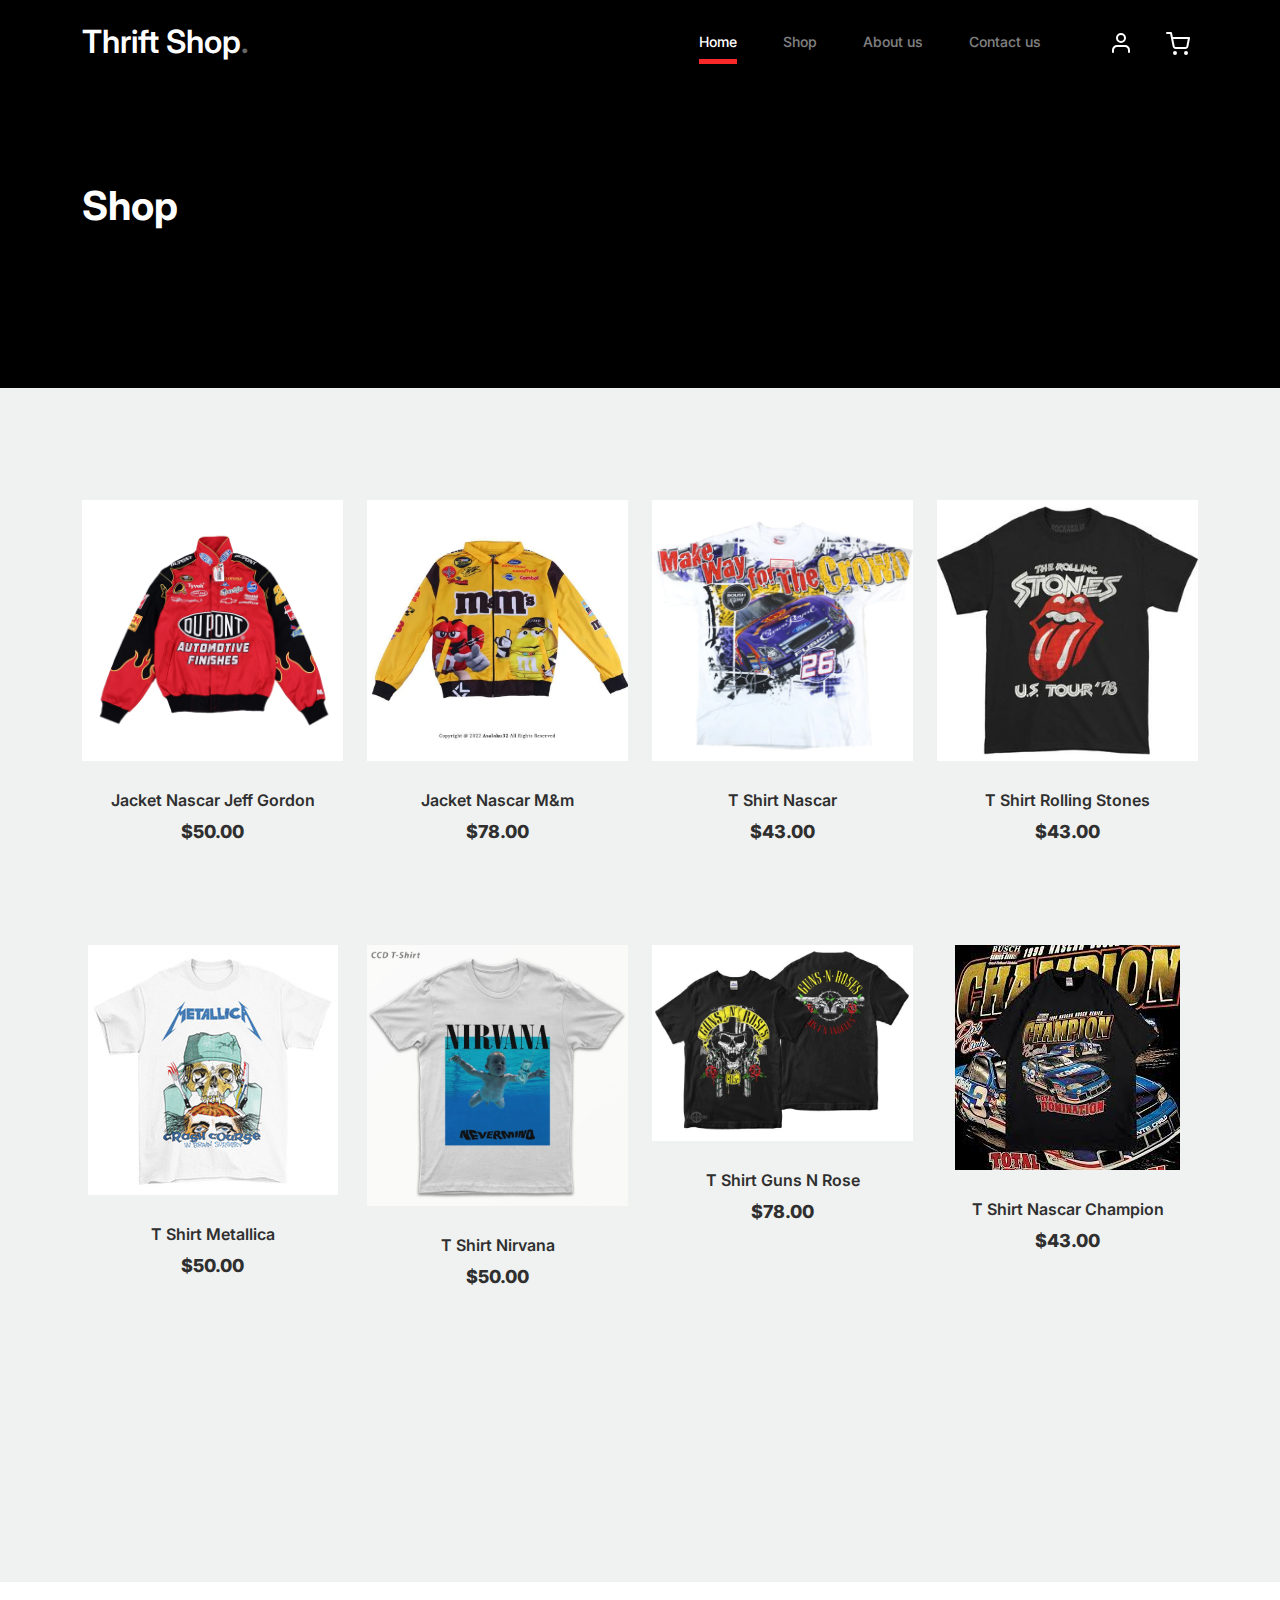
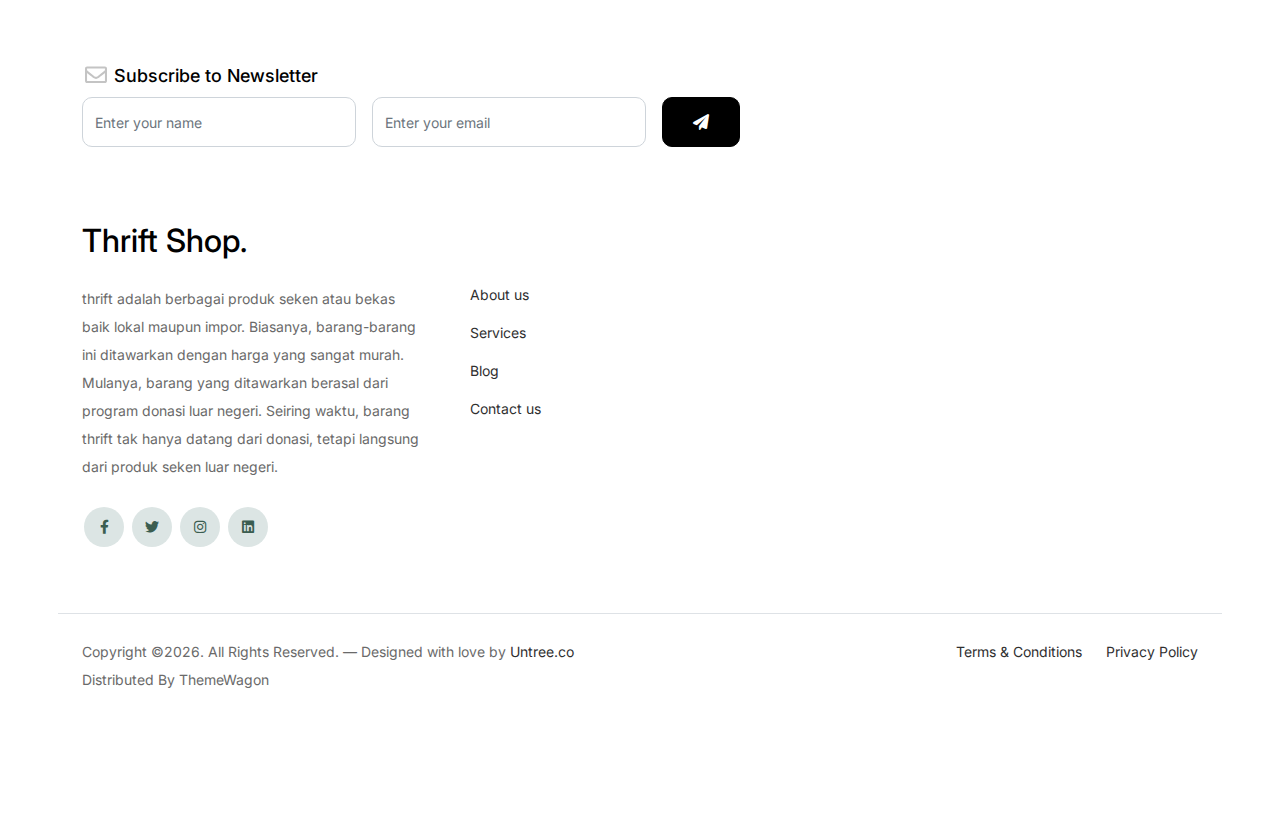
<file: shop.html>
<!-- /*
* Bootstrap 5
* Template Name: Furni
* Template Author: Untree.co
* Template URI: https://untree.co/
* License: https://creativecommons.org/licenses/by/3.0/
*/ -->
<!doctype html>
<html lang="en">
<head>
  <meta charset="utf-8">
  <meta name="viewport" content="width=device-width, initial-scale=1, shrink-to-fit=no">
  <meta name="author" content="Untree.co">
  <link rel="shortcut icon" href="favicon.png">

  <meta name="description" content="" />
  <meta name="keywords" content="bootstrap, bootstrap4" />

		<!-- Bootstrap CSS -->
		<link href="css/bootstrap.min.css" rel="stylesheet">
		<link href="https://cdnjs.cloudflare.com/ajax/libs/font-awesome/6.0.0-beta3/css/all.min.css" rel="stylesheet">
		<link href="css/tiny-slider.css" rel="stylesheet">
		<link href="css/style.css" rel="stylesheet">
		<title>PENTACLE THRIFT SHOP </title>
	</head>

	<body>

		<!-- Start Header/Navigation -->
		<nav class="custom-navbar navbar navbar navbar-expand-md navbar-dark bg-dark" arial-label="Furni navigation bar">

			<div class="container">
				<a class="navbar-brand" href="index.html">Thrift Shop<span>.</span></a>

				<button class="navbar-toggler" type="button" data-bs-toggle="collapse" data-bs-target="#navbarsFurni" aria-controls="navbarsFurni" aria-expanded="false" aria-label="Toggle navigation">
					<span class="navbar-toggler-icon"></span>
				</button>

				<div class="collapse navbar-collapse" id="navbarsFurni">
					<ul class="custom-navbar-nav navbar-nav ms-auto mb-2 mb-md-0">
						<li class="nav-item active">
							<a class="nav-link" href="index.html">Home</a>
						</li>
						<li><a class="nav-link" href="shop.html">Shop</a></li>
						<li><a class="nav-link" href="about.html">About us</a></li>
						<li><a class="nav-link" href="contact.html">Contact us</a></li>
					</ul>

					<ul class="custom-navbar-cta navbar-nav mb-2 mb-md-0 ms-5">
						<li><a class="nav-link" href="#"><img src="images/user.svg"></a></li>
						<li><a class="nav-link" href="cart.html"><img src="images/cart.svg"></a></li>
					</ul>
				</div>
			</div>
				
		</nav>
		<!-- End Header/Navigation -->

		<!-- Start Hero Section -->
			<div class="hero">
				<div class="container">
					<div class="row justify-content-between">
						<div class="col-lg-5">
							<div class="intro-excerpt">
								<h1>Shop</h1>
							</div>
						</div>
						<div class="col-lg-7">
							
						</div>
					</div>
				</div>
			</div>
		<!-- End Hero Section -->

		

		<div class="untree_co-section product-section before-footer-section">
		    <div class="container">
		      	<div class="row">

		      		<!-- Start Column 1 -->
					<div class="col-12 col-md-4 col-lg-3 mb-5">
						<a class="product-item" href="#">
							<img src="images/jaket nascar jeef gordon.png" class="img-fluid product-thumbnail">
							<h3 class="product-title">Jacket Nascar Jeff Gordon</h3>
							<strong class="product-price">$50.00</strong>

							<span class="icon-cross">
								<img src="images/cross.svg" class="img-fluid">
							</span>
						</a>
					</div> 
					<!-- End Column 1 -->
						
					<!-- Start Column 2 -->
					<div class="col-12 col-md-4 col-lg-3 mb-5">
						<a class="product-item" href="#">
							<img src="images/jaket nascar m&m.webp" class="img-fluid product-thumbnail">
							<h3 class="product-title">Jacket Nascar M&m</h3>
							<strong class="product-price">$78.00</strong>

							<span class="icon-cross">
								<img src="images/cross.svg" class="img-fluid">
							</span>
						</a>
					</div> 
					<!-- End Column 2 -->

					<!-- Start Column 3 -->
					<div class="col-12 col-md-4 col-lg-3 mb-5">
						<a class="product-item" href="#">
							<img src="images/kaos nascar 2.webp" class="img-fluid product-thumbnail">
							<h3 class="product-title">T Shirt Nascar</h3>
							<strong class="product-price">$43.00</strong>

							<span class="icon-cross">
								<img src="images/cross.svg" class="img-fluid">
							</span>
						</a>
					</div>
					<!-- End Column 3 -->

					<!-- Start Column 4 -->
					<div class="col-12 col-md-4 col-lg-3 mb-5">
						<a class="product-item" href="#">
							<img src="images/kaos rolling stones.jpeg" class="img-fluid product-thumbnail">
							<h3 class="product-title">T Shirt Rolling Stones</h3>
							<strong class="product-price">$43.00</strong>

							<span class="icon-cross">
								<img src="images/cross.svg" class="img-fluid">
							</span>
						</a>
					</div>
					<!-- End Column 4 -->


					<!-- Start Column 1 -->
					<div class="col-12 col-md-4 col-lg-3 mb-5">
						<a class="product-item" href="#">
							<img src="images/kaos metallica 3.png" class="img-fluid product-thumbnail">
							<h3 class="product-title">T Shirt Metallica</h3>
							<strong class="product-price">$50.00</strong>

							<span class="icon-cross">
								<img src="images/cross.svg" class="img-fluid">
							</span>
						</a>
					</div> 
					<!-- End Column 1 -->
						
					<!-- Start Column 2 -->
					<div class="col-12 col-md-4 col-lg-3 mb-5">
						<a class="product-item" href="#">
							<img src="images/kaos nirvana 2.jpg" class="img-fluid product-thumbnail">
							<h3 class="product-title">T Shirt Nirvana</h3>
							<strong class="product-price">$50.00</strong>

							<span class="icon-cross">
								<img src="images/cross.svg" class="img-fluid">
							</span>
						</a>
					</div> 
					<!-- End Column 2 -->

					<!-- Start Column 3 -->
					<div class="col-12 col-md-4 col-lg-3 mb-5">
						<a class="product-item" href="#">
							<img src="images/kaos guns n rose.jpg" class="img-fluid product-thumbnail">
							<h3 class="product-title">T Shirt Guns N Rose</h3>
							<strong class="product-price">$78.00</strong>

							<span class="icon-cross">
								<img src="images/cross.svg" class="img-fluid">
							</span>
						</a>
					</div>
					<!-- End Column 3 -->

					<!-- Start Column 4 -->
					<div class="col-12 col-md-4 col-lg-3 mb-5">
						<a class="product-item" href="#">
							<img src="images/kaos nascar.jpeg" class="img-fluid product-thumbnail">
							<h3 class="product-title">T Shirt Nascar Champion</h3>
							<strong class="product-price">$43.00</strong>

							<span class="icon-cross">
								<img src="images/cross.svg" class="img-fluid">
							</span>
						</a>
					</div>
					<!-- End Column 4 -->

		      	</div>
		    </div>
		</div>


<!-- Start Footer Section -->
<footer class="footer-section">
	<div class="container relative">


		<div class="row">
			<div class="col-lg-8">
				<div class="subscription-form">
					<h3 class="d-flex align-items-center"><span class="me-1"><img src="images/envelope-outline.svg" alt="Image" class="img-fluid"></span><span>Subscribe to Newsletter</span></h3>

					<form action="#" class="row g-3">
						<div class="col-auto">
							<input type="text" class="form-control" placeholder="Enter your name">
						</div>
						<div class="col-auto">
							<input type="email" class="form-control" placeholder="Enter your email">
						</div>
						<div class="col-auto">
							<button class="btn btn-primary">
								<span class="fa fa-paper-plane"></span>
							</button>
						</div>
					</form>

				</div>
			</div>
		</div>

		<div class="row g-5 mb-5">
			<div class="col-lg-4">
				<div class="mb-4 footer-logo-wrap"><a href="#" class="footer-logo">Thrift Shop<span>.</span></a></div>
				<p class="mb-4">thrift adalah berbagai produk seken atau bekas baik lokal maupun impor. Biasanya, barang-barang ini ditawarkan dengan harga yang sangat murah. Mulanya, barang yang ditawarkan berasal dari program donasi luar negeri. Seiring waktu, barang thrift tak hanya datang dari donasi, tetapi langsung dari produk seken luar negeri. </p>

				<ul class="list-unstyled custom-social">
					<li><a href="#"><span class="fa fa-brands fa-facebook-f"></span></a></li>
					<li><a href="#"><span class="fa fa-brands fa-twitter"></span></a></li>
					<li><a href="#"><span class="fa fa-brands fa-instagram"></span></a></li>
					<li><a href="#"><span class="fa fa-brands fa-linkedin"></span></a></li>
				</ul>
			</div>

			<div class="col-lg-8">
				<div class="row links-wrap">
					<div class="col-6 col-sm-6 col-md-3">
						<ul class="list-unstyled">
							<li><a href="#">About us</a></li>
							<li><a href="#">Services</a></li>
							<li><a href="#">Blog</a></li>
							<li><a href="#">Contact us</a></li>
						</ul>
					</div>
			</div>

		</div>

		<div class="border-top copyright">
			<div class="row pt-4">
				<div class="col-lg-6">
					<p class="mb-2 text-center text-lg-start">Copyright &copy;<script>document.write(new Date().getFullYear());</script>. All Rights Reserved. &mdash; Designed with love by <a href="https://untree.co">Untree.co</a> Distributed By <a hreff="https://themewagon.com">ThemeWagon</a>  <!-- License information: https://untree.co/license/ -->
	</p>
				</div>

				<div class="col-lg-6 text-center text-lg-end">
					<ul class="list-unstyled d-inline-flex ms-auto">
						<li class="me-4"><a href="#">Terms &amp; Conditions</a></li>
						<li><a href="#">Privacy Policy</a></li>
					</ul>
				</div>

			</div>
		</div>

	</div>
</footer>
<!-- End Footer Section -->


		<script src="js/bootstrap.bundle.min.js"></script>
		<script src="js/tiny-slider.js"></script>
		<script src="js/custom.js"></script>
	</body>

</html>
</file>
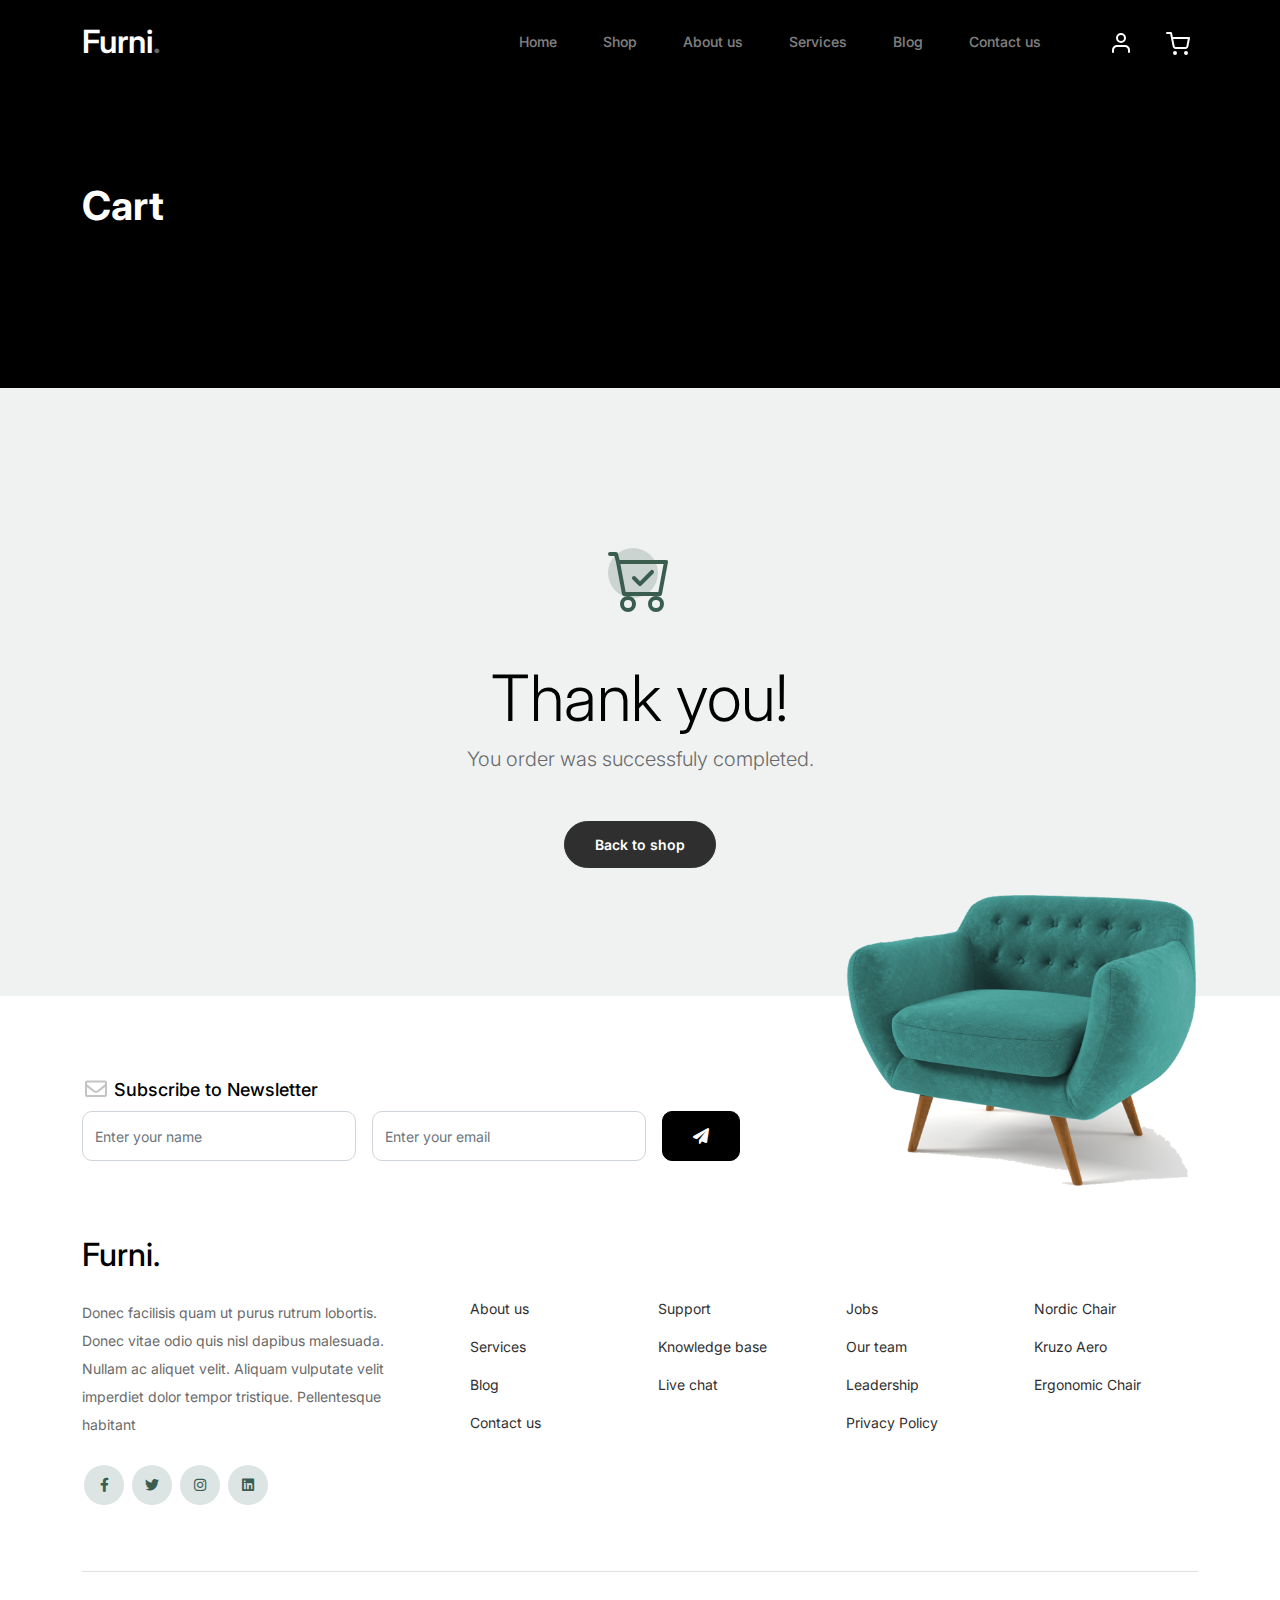
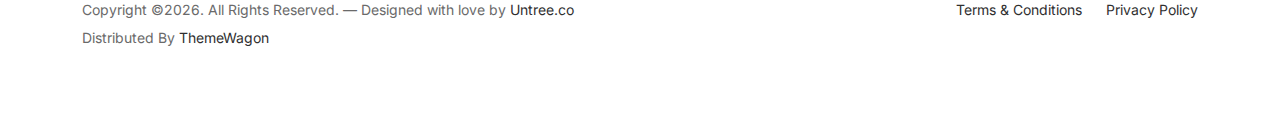
<file: thankyou.html>
<!-- /*
* Bootstrap 5
* Template Name: Furni
* Template Author: Untree.co
* Template URI: https://untree.co/
* License: https://creativecommons.org/licenses/by/3.0/
*/ -->
<!doctype html>
<html lang="en">
<head>
  <meta charset="utf-8">
  <meta name="viewport" content="width=device-width, initial-scale=1, shrink-to-fit=no">
  <meta name="author" content="Untree.co">
  <link rel="shortcut icon" href="favicon.png">

  <meta name="description" content="" />
  <meta name="keywords" content="bootstrap, bootstrap4" />

		<!-- Bootstrap CSS -->
		<link href="css/bootstrap.min.css" rel="stylesheet">
		<link href="https://cdnjs.cloudflare.com/ajax/libs/font-awesome/6.0.0-beta3/css/all.min.css" rel="stylesheet">
		<link href="css/tiny-slider.css" rel="stylesheet">
		<link href="css/style.css" rel="stylesheet">
		<title>Furni Free Bootstrap 5 Template for Furniture and Interior Design Websites by Untree.co </title>
	</head>

	<body>

		<!-- Start Header/Navigation -->
		<nav class="custom-navbar navbar navbar navbar-expand-md navbar-dark bg-dark" arial-label="Furni navigation bar">

			<div class="container">
				<a class="navbar-brand" href="index.html">Furni<span>.</span></a>

				<button class="navbar-toggler" type="button" data-bs-toggle="collapse" data-bs-target="#navbarsFurni" aria-controls="navbarsFurni" aria-expanded="false" aria-label="Toggle navigation">
					<span class="navbar-toggler-icon"></span>
				</button>

				<div class="collapse navbar-collapse" id="navbarsFurni">
					<ul class="custom-navbar-nav navbar-nav ms-auto mb-2 mb-md-0">
						<li class="nav-item ">
							<a class="nav-link" href="index.html">Home</a>
						</li>
						<li><a class="nav-link" href="shop.html">Shop</a></li>
						<li><a class="nav-link" href="about.html">About us</a></li>
						<li><a class="nav-link" href="services.html">Services</a></li>
						<li><a class="nav-link" href="blog.html">Blog</a></li>
						<li><a class="nav-link" href="contact.html">Contact us</a></li>
					</ul>

					<ul class="custom-navbar-cta navbar-nav mb-2 mb-md-0 ms-5">
						<li><a class="nav-link" href="#"><img src="images/user.svg"></a></li>
						<li><a class="nav-link" href="cart.html"><img src="images/cart.svg"></a></li>
					</ul>
				</div>
			</div>
				
		</nav>
		<!-- End Header/Navigation -->

		<!-- Start Hero Section -->
			<div class="hero">
				<div class="container">
					<div class="row justify-content-between">
						<div class="col-lg-5">
							<div class="intro-excerpt">
								<h1>Cart</h1>
							</div>
						</div>
						<div class="col-lg-7">
							
						</div>
					</div>
				</div>
			</div>
		<!-- End Hero Section -->

		

		<div class="untree_co-section">
    <div class="container">
      <div class="row">
        <div class="col-md-12 text-center pt-5">
          <span class="display-3 thankyou-icon text-primary">
            <svg width="1em" height="1em" viewBox="0 0 16 16" class="bi bi-cart-check mb-5" fill="currentColor" xmlns="http://www.w3.org/2000/svg">
              <path fill-rule="evenodd" d="M11.354 5.646a.5.5 0 0 1 0 .708l-3 3a.5.5 0 0 1-.708 0l-1.5-1.5a.5.5 0 1 1 .708-.708L8 8.293l2.646-2.647a.5.5 0 0 1 .708 0z"/>
              <path fill-rule="evenodd" d="M0 1.5A.5.5 0 0 1 .5 1H2a.5.5 0 0 1 .485.379L2.89 3H14.5a.5.5 0 0 1 .491.592l-1.5 8A.5.5 0 0 1 13 12H4a.5.5 0 0 1-.491-.408L2.01 3.607 1.61 2H.5a.5.5 0 0 1-.5-.5zM3.102 4l1.313 7h8.17l1.313-7H3.102zM5 12a2 2 0 1 0 0 4 2 2 0 0 0 0-4zm7 0a2 2 0 1 0 0 4 2 2 0 0 0 0-4zm-7 1a1 1 0 1 0 0 2 1 1 0 0 0 0-2zm7 0a1 1 0 1 0 0 2 1 1 0 0 0 0-2z"/>
            </svg>
          </span>
          <h2 class="display-3 text-black">Thank you!</h2>
          <p class="lead mb-5">You order was successfuly completed.</p>
          <p><a href="shop.html" class="btn btn-sm btn-outline-black">Back to shop</a></p>
        </div>
      </div>
    </div>
  </div>

		<!-- Start Footer Section -->
		<footer class="footer-section">
			<div class="container relative">

				<div class="sofa-img">
					<img src="images/sofa.png" alt="Image" class="img-fluid">
				</div>

				<div class="row">
					<div class="col-lg-8">
						<div class="subscription-form">
							<h3 class="d-flex align-items-center"><span class="me-1"><img src="images/envelope-outline.svg" alt="Image" class="img-fluid"></span><span>Subscribe to Newsletter</span></h3>

							<form action="#" class="row g-3">
								<div class="col-auto">
									<input type="text" class="form-control" placeholder="Enter your name">
								</div>
								<div class="col-auto">
									<input type="email" class="form-control" placeholder="Enter your email">
								</div>
								<div class="col-auto">
									<button class="btn btn-primary">
										<span class="fa fa-paper-plane"></span>
									</button>
								</div>
							</form>

						</div>
					</div>
				</div>

				<div class="row g-5 mb-5">
					<div class="col-lg-4">
						<div class="mb-4 footer-logo-wrap"><a href="#" class="footer-logo">Furni<span>.</span></a></div>
						<p class="mb-4">Donec facilisis quam ut purus rutrum lobortis. Donec vitae odio quis nisl dapibus malesuada. Nullam ac aliquet velit. Aliquam vulputate velit imperdiet dolor tempor tristique. Pellentesque habitant</p>

						<ul class="list-unstyled custom-social">
							<li><a href="#"><span class="fa fa-brands fa-facebook-f"></span></a></li>
							<li><a href="#"><span class="fa fa-brands fa-twitter"></span></a></li>
							<li><a href="#"><span class="fa fa-brands fa-instagram"></span></a></li>
							<li><a href="#"><span class="fa fa-brands fa-linkedin"></span></a></li>
						</ul>
					</div>

					<div class="col-lg-8">
						<div class="row links-wrap">
							<div class="col-6 col-sm-6 col-md-3">
								<ul class="list-unstyled">
									<li><a href="#">About us</a></li>
									<li><a href="#">Services</a></li>
									<li><a href="#">Blog</a></li>
									<li><a href="#">Contact us</a></li>
								</ul>
							</div>

							<div class="col-6 col-sm-6 col-md-3">
								<ul class="list-unstyled">
									<li><a href="#">Support</a></li>
									<li><a href="#">Knowledge base</a></li>
									<li><a href="#">Live chat</a></li>
								</ul>
							</div>

							<div class="col-6 col-sm-6 col-md-3">
								<ul class="list-unstyled">
									<li><a href="#">Jobs</a></li>
									<li><a href="#">Our team</a></li>
									<li><a href="#">Leadership</a></li>
									<li><a href="#">Privacy Policy</a></li>
								</ul>
							</div>

							<div class="col-6 col-sm-6 col-md-3">
								<ul class="list-unstyled">
									<li><a href="#">Nordic Chair</a></li>
									<li><a href="#">Kruzo Aero</a></li>
									<li><a href="#">Ergonomic Chair</a></li>
								</ul>
							</div>
						</div>
					</div>

				</div>

				<div class="border-top copyright">
					<div class="row pt-4">
						<div class="col-lg-6">
							<p class="mb-2 text-center text-lg-start">Copyright &copy;<script>document.write(new Date().getFullYear());</script>. All Rights Reserved. &mdash; Designed with love by <a href="https://untree.co">Untree.co</a> Distributed By <a href="https://themewagon.com">ThemeWagon</a> <!-- License information: https://untree.co/license/ -->
            </p>
						</div>

						<div class="col-lg-6 text-center text-lg-end">
							<ul class="list-unstyled d-inline-flex ms-auto">
								<li class="me-4"><a href="#">Terms &amp; Conditions</a></li>
								<li><a href="#">Privacy Policy</a></li>
							</ul>
						</div>

					</div>
				</div>

			</div>
		</footer>
		<!-- End Footer Section -->	


		<script src="js/bootstrap.bundle.min.js"></script>
		<script src="js/tiny-slider.js"></script>
		<script src="js/custom.js"></script>
	</body>

</html>
</file>
<file: css/tiny-slider.css>
.tns-outer{padding:0 !important}.tns-outer [hidden]{display:none !important}.tns-outer [aria-controls],.tns-outer [data-action]{cursor:pointer}.tns-slider{-webkit-transition:all 0s;-moz-transition:all 0s;transition:all 0s}.tns-slider>.tns-item{-webkit-box-sizing:border-box;-moz-box-sizing:border-box;box-sizing:border-box}.tns-horizontal.tns-subpixel{white-space:nowrap}.tns-horizontal.tns-subpixel>.tns-item{display:inline-block;vertical-align:top;white-space:normal}.tns-horizontal.tns-no-subpixel:after{content:'';display:table;clear:both}.tns-horizontal.tns-no-subpixel>.tns-item{float:left}.tns-horizontal.tns-carousel.tns-no-subpixel>.tns-item{margin-right:-100%}.tns-no-calc{position:relative;left:0}.tns-gallery{position:relative;left:0;min-height:1px}.tns-gallery>.tns-item{position:absolute;left:-100%;-webkit-transition:transform 0s, opacity 0s;-moz-transition:transform 0s, opacity 0s;transition:transform 0s, opacity 0s}.tns-gallery>.tns-slide-active{position:relative;left:auto !important}.tns-gallery>.tns-moving{-webkit-transition:all 0.25s;-moz-transition:all 0.25s;transition:all 0.25s}.tns-autowidth{display:inline-block}.tns-lazy-img{-webkit-transition:opacity 0.6s;-moz-transition:opacity 0.6s;transition:opacity 0.6s;opacity:0.6}.tns-lazy-img.tns-complete{opacity:1}.tns-ah{-webkit-transition:height 0s;-moz-transition:height 0s;transition:height 0s}.tns-ovh{overflow:hidden}.tns-visually-hidden{position:absolute;left:-10000em}.tns-transparent{opacity:0;visibility:hidden}.tns-fadeIn{opacity:1;filter:alpha(opacity=100);z-index:0}.tns-normal,.tns-fadeOut{opacity:0;filter:alpha(opacity=0);z-index:-1}.tns-vpfix{white-space:nowrap}.tns-vpfix>div,.tns-vpfix>li{display:inline-block}.tns-t-subp2{margin:0 auto;width:310px;position:relative;height:10px;overflow:hidden}.tns-t-ct{width:2333.3333333%;width:-webkit-calc(100% * 70 / 3);width:-moz-calc(100% * 70 / 3);width:calc(100% * 70 / 3);position:absolute;right:0}.tns-t-ct:after{content:'';display:table;clear:both}.tns-t-ct>div{width:1.4285714%;width:-webkit-calc(100% / 70);width:-moz-calc(100% / 70);width:calc(100% / 70);height:10px;float:left}

/*# sourceMappingURL=sourcemaps/tiny-slider.css.map */
</file>
<file: css/style.css>
/*
* Template Name: UntreeStore
* Template Author: Untree.co
* Author URI: https://untree.co/
* License: https://creativecommons.org/licenses/by/3.0/
*/
@import url("https://fonts.googleapis.com/css2?family=Inter:wght@400;500;600;700;800&display=swap");
body {
  overflow-x: hidden;
  position: relative; }

body {
  font-family: "Inter", sans-serif;
  font-weight: 400;
  line-height: 28px;
  color: #6a6a6a;
  font-size: 14px;
  background-color: #eff2f1; }

a {
  text-decoration: none;
  -webkit-transition: .3s all ease;
  -o-transition: .3s all ease;
  transition: .3s all ease;
  color: #2f2f2f;
  text-decoration: underline; }
  a:hover {
    color: #2f2f2f;
    text-decoration: none; }
  a.more {
    font-weight: 600; }

.custom-navbar {
  background: #000000 !important;
  padding-top: 20px;
  padding-bottom: 20px; }
  .custom-navbar .navbar-brand {
    font-size: 32px;
    font-weight: 600; }
    .custom-navbar .navbar-brand > span {
      opacity: .4; }
  .custom-navbar .navbar-toggler {
    border-color: transparent; }
    .custom-navbar .navbar-toggler:active, .custom-navbar .navbar-toggler:focus {
      -webkit-box-shadow: none;
      box-shadow: none;
      outline: none; }
  @media (min-width: 992px) {
    .custom-navbar .custom-navbar-nav li {
      margin-left: 15px;
      margin-right: 15px; } }
  .custom-navbar .custom-navbar-nav li a {
    font-weight: 500;
    color: #ffffff !important;
    opacity: .5;
    -webkit-transition: .3s all ease;
    -o-transition: .3s all ease;
    transition: .3s all ease;
    position: relative; }
    @media (min-width: 768px) {
      .custom-navbar .custom-navbar-nav li a:before {
        content: "";
        position: absolute;
        bottom: 0;
        left: 8px;
        right: 8px;
        background: #f92929;
        height: 5px;
        opacity: 1;
        visibility: visible;
        width: 0;
        -webkit-transition: .15s all ease-out;
        -o-transition: .15s all ease-out;
        transition: .15s all ease-out; } }
    .custom-navbar .custom-navbar-nav li a:hover {
      opacity: 1; }
      .custom-navbar .custom-navbar-nav li a:hover:before {
        width: calc(100% - 16px); }
  .custom-navbar .custom-navbar-nav li.active a {
    opacity: 1; }
    .custom-navbar .custom-navbar-nav li.active a:before {
      width: calc(100% - 16px); }
  .custom-navbar .custom-navbar-cta {
    margin-left: 0 !important;
    -webkit-box-orient: horizontal;
    -webkit-box-direction: normal;
    -ms-flex-direction: row;
    flex-direction: row; }
    @media (min-width: 768px) {
      .custom-navbar .custom-navbar-cta {
        margin-left: 40px !important; } }
    .custom-navbar .custom-navbar-cta li {
      margin-left: 0px;
      margin-right: 0px; }
      .custom-navbar .custom-navbar-cta li:first-child {
        margin-right: 20px; }

.hero {
  background: #000000;
  padding: calc(4rem - 30px) 0 0rem 0; }
  @media (min-width: 768px) {
    .hero {
      padding: calc(4rem - 30px) 0 4rem 0; } }
  @media (min-width: 992px) {
    .hero {
      padding: calc(8rem - 30px) 0 8rem 0; } }
  .hero .intro-excerpt {
    position: relative;
    z-index: 4; }
    @media (min-width: 992px) {
      .hero .intro-excerpt {
        max-width: 450px; } }
  .hero h1 {
    font-weight: 700;
    color: #ffffff;
    margin-bottom: 30px; }
    @media (min-width: 1400px) {
      .hero h1 {
        font-size: 54px; } }
  .hero p {
    color: rgba(255, 255, 255, 0.5);
    margin-botom : 30px; }
  .hero .hero-img-wrap {
    position: relative; 
  }
    .hero .hero-img-wrap img {
      position: relative;
      margin-top: 80px;
      margin-right: 0px;
      z-index: 2;
      max-width: 780px;
      left: -20px; }
      @media (min-width: 768px) {
        .hero .hero-img-wrap img {
          right: 0px;
          left: -100px; } }
      @media (min-width: 992px) {
        .hero .hero-img-wrap img {
          left: 0px;
          top: -80px;
          position: absolute;
          right: -50px; } }
      @media (min-width: 1200px) {
        .hero .hero-img-wrap img {
          left: 0px;
          top: -80px;
          right: -100px; } }
    .hero .hero-img-wrap:after {
      content: "";
      position: absolute;
      width: 255px;
      height: 217px;
      background-image: url("../images/dots-light.svg");
      background-size: contain;
      background-repeat: no-repeat;
      right: -100px;
      top: -0px; }
      @media (min-width: 1200px) {
        .hero .hero-img-wrap:after {
          top: -40px; } }

.btn {
  font-weight: 600;
  padding: 12px 30px;
  border-radius: 30px;
  color: #ffffff;
  background: #2f2f2f;
  border-color: #2f2f2f; }
  .btn:hover {
    color: #ffffff;
    background: #222222;
    border-color: #222222; }
  .btn:active, .btn:focus {
    outline: none !important;
    -webkit-box-shadow: none;
    box-shadow: none; }
  .btn.btn-primary {
    background: #000000;
    border-color: #000000; }
    .btn.btn-primary:hover {
      background: #314d43;
      border-color: #314d43; }
  .btn.btn-secondary {
    color: #2f2f2f;
    background: #f4310e;
    border-color: #f93029; }
    .btn.btn-secondary:hover {
      background: #f8b810;
      border-color: #f8b810; }
  .btn.btn-white-outline {
    background: transparent;
    border-width: 2px;
    border-color: rgba(255, 255, 255, 0.3); }
    .btn.btn-white-outline:hover {
      border-color: white;
      color: #ffffff; }

.section-title {
  color: #2f2f2f; }

.product-section {
  padding: 7rem 0; }
  .product-section .product-item {
    text-align: center;
    text-decoration: none;
    display: block;
    position: relative;
    padding-bottom: 50px;
    cursor: pointer; }
    .product-section .product-item .product-thumbnail {
      margin-bottom: 30px;
      position: relative;
      top: 0;
      -webkit-transition: .3s all ease;
      -o-transition: .3s all ease;
      transition: .3s all ease; }
    .product-section .product-item h3 {
      font-weight: 600;
      font-size: 16px; }
    .product-section .product-item strong {
      font-weight: 800 !important;
      font-size: 18px !important; }
    .product-section .product-item h3, .product-section .product-item strong {
      color: #2f2f2f;
      text-decoration: none; }
    .product-section .product-item .icon-cross {
      position: absolute;
      width: 35px;
      height: 35px;
      display: inline-block;
      background: #2f2f2f;
      bottom: 15px;
      left: 50%;
      -webkit-transform: translateX(-50%);
      -ms-transform: translateX(-50%);
      transform: translateX(-50%);
      margin-bottom: -17.5px;
      border-radius: 50%;
      opacity: 0;
      visibility: hidden;
      -webkit-transition: .3s all ease;
      -o-transition: .3s all ease;
      transition: .3s all ease; }
      .product-section .product-item .icon-cross img {
        position: absolute;
        left: 50%;
        top: 50%;
        -webkit-transform: translate(-50%, -50%);
        -ms-transform: translate(-50%, -50%);
        transform: translate(-50%, -50%); }
    .product-section .product-item:before {
      bottom: 0;
      left: 0;
      right: 0;
      position: absolute;
      content: "";
      background: #dce5e4;
      height: 0%;
      z-index: -1;
      border-radius: 10px;
      -webkit-transition: .3s all ease;
      -o-transition: .3s all ease;
      transition: .3s all ease; }
    .product-section .product-item:hover .product-thumbnail {
      top: -25px; }
    .product-section .product-item:hover .icon-cross {
      bottom: 0;
      opacity: 1;
      visibility: visible; }
    .product-section .product-item:hover:before {
      height: 70%; }

.why-choose-section {
  padding: 7rem 0; }
  .why-choose-section .img-wrap {
    position: relative; }
    .why-choose-section .img-wrap:before {
      position: absolute;
      content: "";
      width: 255px;
      height: 217px;
      background-image: url("../images/dots-yellow.svg");
      background-repeat: no-repeat;
      background-size: contain;
      -webkit-transform: translate(-40%, -40%);
      -ms-transform: translate(-40%, -40%);
      transform: translate(-40%, -40%);
      z-index: -1; }
    .why-choose-section .img-wrap img {
      border-radius: 20px; }

.feature {
  margin-bottom: 30px; }
  .feature .icon {
    display: inline-block;
    position: relative;
    margin-bottom: 20px; }
    .feature .icon:before {
      content: "";
      width: 33px;
      height: 33px;
      position: absolute;
      background: rgba(59, 93, 80, 0.2);
      border-radius: 50%;
      right: -8px;
      bottom: 0; }
  .feature h3 {
    font-size: 14px;
    color: #2f2f2f; }
  .feature p {
    font-size: 14px;
    line-height: 22px;
    color: #6a6a6a; }

.we-help-section {
  padding: 7rem 0; }
  .we-help-section .imgs-grid {
    display: -ms-grid;
    display: grid;
    -ms-grid-columns: (1fr)[27];
    grid-template-columns: repeat(27, 1fr);
    position: relative; }
    .we-help-section .imgs-grid:before {
      position: absolute;
      content: "";
      width: 255px;
      height: 217px;
      background-image: url("../images/dots-green.svg");
      background-size: contain;
      background-repeat: no-repeat;
      -webkit-transform: translate(-40%, -40%);
      -ms-transform: translate(-40%, -40%);
      transform: translate(-40%, -40%);
      z-index: -1; }
    .we-help-section .imgs-grid .grid {
      position: relative; }
      .we-help-section .imgs-grid .grid img {
        border-radius: 20px;
        max-width: 100%; }
      .we-help-section .imgs-grid .grid.grid-1 {
        -ms-grid-column: 1;
        -ms-grid-column-span: 18;
        grid-column: 1 / span 18;
        -ms-grid-row: 1;
        -ms-grid-row-span: 27;
        grid-row: 1 / span 27; }
      .we-help-section .imgs-grid .grid.grid-2 {
        -ms-grid-column: 19;
        -ms-grid-column-span: 27;
        grid-column: 19 / span 27;
        -ms-grid-row: 1;
        -ms-grid-row-span: 5;
        grid-row: 1 / span 5;
        padding-left: 20px; }
      .we-help-section .imgs-grid .grid.grid-3 {
        -ms-grid-column: 14;
        -ms-grid-column-span: 16;
        grid-column: 14 / span 16;
        -ms-grid-row: 6;
        -ms-grid-row-span: 27;
        grid-row: 6 / span 27;
        padding-top: 20px; }

.custom-list {
  width: 100%; }
  .custom-list li {
    display: inline-block;
    width: calc(50% - 20px);
    margin-bottom: 12px;
    line-height: 1.5;
    position: relative;
    padding-left: 20px; }
    .custom-list li:before {
      content: "";
      width: 8px;
      height: 8px;
      border-radius: 50%;
      border: 2px solid #3b5d50;
      position: absolute;
      left: 0;
      top: 8px; }

.popular-product {
  padding: 0 0 7rem 0; }
  .popular-product .product-item-sm h3 {
    font-size: 14px;
    font-weight: 700;
    color: #2f2f2f; }
  .popular-product .product-item-sm a {
    text-decoration: none;
    color: #2f2f2f;
    -webkit-transition: .3s all ease;
    -o-transition: .3s all ease;
    transition: .3s all ease; }
    .popular-product .product-item-sm a:hover {
      color: rgba(47, 47, 47, 0.5); }
  .popular-product .product-item-sm p {
    line-height: 1.4;
    margin-bottom: 10px;
    font-size: 14px; }
  .popular-product .product-item-sm .thumbnail {
    margin-right: 10px;
    -webkit-box-flex: 0;
    -ms-flex: 0 0 120px;
    flex: 0 0 120px;
    position: relative; }
    .popular-product .product-item-sm .thumbnail:before {
      content: "";
      position: absolute;
      border-radius: 20px;
      background: #dce5e4;
      width: 98px;
      height: 98px;
      top: 50%;
      left: 50%;
      -webkit-transform: translate(-50%, -50%);
      -ms-transform: translate(-50%, -50%);
      transform: translate(-50%, -50%);
      z-index: -1; }

.testimonial-section {
  padding: 3rem 0 7rem 0; }

.testimonial-slider-wrap {
  position: relative; }
  .testimonial-slider-wrap .tns-inner {
    padding-top: 30px; }
  .testimonial-slider-wrap .item .testimonial-block blockquote {
    font-size: 16px; }
    @media (min-width: 768px) {
      .testimonial-slider-wrap .item .testimonial-block blockquote {
        line-height: 32px;
        font-size: 18px; } }
  .testimonial-slider-wrap .item .testimonial-block .author-info .author-pic {
    margin-bottom: 20px; }
    .testimonial-slider-wrap .item .testimonial-block .author-info .author-pic img {
      max-width: 80px;
      border-radius: 50%; }
  .testimonial-slider-wrap .item .testimonial-block .author-info h3 {
    font-size: 14px;
    font-weight: 700;
    color: #2f2f2f;
    margin-bottom: 0; }
  .testimonial-slider-wrap #testimonial-nav {
    position: absolute;
    top: 50%;
    z-index: 99;
    width: 100%;
    display: none; }
    @media (min-width: 768px) {
      .testimonial-slider-wrap #testimonial-nav {
        display: block; } }
    .testimonial-slider-wrap #testimonial-nav > span {
      cursor: pointer;
      position: absolute;
      width: 58px;
      height: 58px;
      line-height: 58px;
      border-radius: 50%;
      background: rgba(59, 93, 80, 0.1);
      color: #2f2f2f;
      -webkit-transition: .3s all ease;
      -o-transition: .3s all ease;
      transition: .3s all ease; }
      .testimonial-slider-wrap #testimonial-nav > span:hover {
        background: #3b5d50;
        color: #ffffff; }
    .testimonial-slider-wrap #testimonial-nav .prev {
      left: -10px; }
    .testimonial-slider-wrap #testimonial-nav .next {
      right: 0; }
  .testimonial-slider-wrap .tns-nav {
    position: absolute;
    bottom: -50px;
    left: 50%;
    -webkit-transform: translateX(-50%);
    -ms-transform: translateX(-50%);
    transform: translateX(-50%); }
    .testimonial-slider-wrap .tns-nav button {
      background: none;
      border: none;
      display: inline-block;
      position: relative;
      width: 0 !important;
      height: 7px !important;
      margin: 2px; }
      .testimonial-slider-wrap .tns-nav button:active, .testimonial-slider-wrap .tns-nav button:focus, .testimonial-slider-wrap .tns-nav button:hover {
        outline: none;
        -webkit-box-shadow: none;
        box-shadow: none;
        background: none; }
      .testimonial-slider-wrap .tns-nav button:before {
        display: block;
        width: 7px;
        height: 7px;
        left: 0;
        top: 0;
        position: absolute;
        content: "";
        border-radius: 50%;
        -webkit-transition: .3s all ease;
        -o-transition: .3s all ease;
        transition: .3s all ease;
        background-color: #d6d6d6; }
      .testimonial-slider-wrap .tns-nav button:hover:before, .testimonial-slider-wrap .tns-nav button.tns-nav-active:before {
        background-color: #3b5d50; }

.before-footer-section {
  padding: 7rem 0 12rem 0 !important; }

.blog-section {
  padding: 7rem 0 12rem 0; }
  .blog-section .post-entry a {
    text-decoration: none; }
  .blog-section .post-entry .post-thumbnail {
    display: block;
    margin-bottom: 20px; }
    .blog-section .post-entry .post-thumbnail img {
      border-radius: 20px;
      -webkit-transition: .3s all ease;
      -o-transition: .3s all ease;
      transition: .3s all ease; }
  .blog-section .post-entry .post-content-entry {
    padding-left: 15px;
    padding-right: 15px; }
    .blog-section .post-entry .post-content-entry h3 {
      font-size: 16px;
      margin-bottom: 0;
      font-weight: 600;
      margin-bottom: 7px; }
    .blog-section .post-entry .post-content-entry .meta {
      font-size: 14px; }
      .blog-section .post-entry .post-content-entry .meta a {
        font-weight: 600; }
  .blog-section .post-entry:hover .post-thumbnail img, .blog-section .post-entry:focus .post-thumbnail img {
    opacity: .7; }

.footer-section {
  padding: 80px 0;
  background: #ffffff; }
  .footer-section .relative {
    position: relative; }
  .footer-section a {
    text-decoration: none;
    color: #2f2f2f;
    -webkit-transition: .3s all ease;
    -o-transition: .3s all ease;
    transition: .3s all ease; }
    .footer-section a:hover {
      color: rgba(47, 47, 47, 0.5); }
  .footer-section .subscription-form {
    margin-bottom: 40px;
    position: relative;
    z-index: 2;
    margin-top: 100px; }
    @media (min-width: 992px) {
      .footer-section .subscription-form {
        margin-top: 0px;
        margin-bottom: 80px; } }
    .footer-section .subscription-form h3 {
      font-size: 18px;
      font-weight: 500;
      color: #000000; }
    .footer-section .subscription-form .form-control {
      height: 50px;
      border-radius: 10px;
      font-family: "Inter", sans-serif; }
      .footer-section .subscription-form .form-control:active, .footer-section .subscription-form .form-control:focus {
        outline: none;
        -webkit-box-shadow: none;
        box-shadow: none;
        border-color: #3b5d50;
        -webkit-box-shadow: 0 1px 4px 0 rgba(0, 0, 0, 0.2);
        box-shadow: 0 1px 4px 0 rgba(0, 0, 0, 0.2); }
      .footer-section .subscription-form .form-control::-webkit-input-placeholder {
        font-size: 14px; }
      .footer-section .subscription-form .form-control::-moz-placeholder {
        font-size: 14px; }
      .footer-section .subscription-form .form-control:-ms-input-placeholder {
        font-size: 14px; }
      .footer-section .subscription-form .form-control:-moz-placeholder {
        font-size: 14px; }
    .footer-section .subscription-form .btn {
      border-radius: 10px !important; }
  .footer-section .sofa-img {
    position: absolute;
    top: -200px;
    z-index: 1;
    right: 0; }
    .footer-section .sofa-img img {
      max-width: 380px; }
  .footer-section .links-wrap {
    margin-top: 0px; }
    @media (min-width: 992px) {
      .footer-section .links-wrap {
        margin-top: 54px; } }
    .footer-section .links-wrap ul li {
      margin-bottom: 10px; }
  .footer-section .footer-logo-wrap .footer-logo {
    font-size: 32px;
    font-weight: 500;
    text-decoration: none;
    color: #000000; }
  .footer-section .custom-social li {
    margin: 2px;
    display: inline-block; }
    .footer-section .custom-social li a {
      width: 40px;
      height: 40px;
      text-align: center;
      line-height: 40px;
      display: inline-block;
      background: #dce5e4;
      color: #3b5d50;
      border-radius: 50%; }
      .footer-section .custom-social li a:hover {
        background: #3b5d50;
        color: #ffffff; }
  .footer-section .border-top {
    border-color: #dce5e4; }
    .footer-section .border-top.copyright {
      font-size: 14px !important; }

.untree_co-section {
  padding: 7rem 0; }

.form-control {
  height: 50px;
  border-radius: 10px;
  font-family: "Inter", sans-serif; }
  .form-control:active, .form-control:focus {
    outline: none;
    -webkit-box-shadow: none;
    box-shadow: none;
    border-color: #3b5d50;
    -webkit-box-shadow: 0 1px 4px 0 rgba(0, 0, 0, 0.2);
    box-shadow: 0 1px 4px 0 rgba(0, 0, 0, 0.2); }
  .form-control::-webkit-input-placeholder {
    font-size: 14px; }
  .form-control::-moz-placeholder {
    font-size: 14px; }
  .form-control:-ms-input-placeholder {
    font-size: 14px; }
  .form-control:-moz-placeholder {
    font-size: 14px; }

.service {
  line-height: 1.5; }
  .service .service-icon {
    border-radius: 10px;
    -webkit-box-flex: 0;
    -ms-flex: 0 0 50px;
    flex: 0 0 50px;
    height: 50px;
    line-height: 50px;
    text-align: center;
    background: #3b5d50;
    margin-right: 20px;
    color: #ffffff; }

textarea {
  height: auto !important; }

.site-blocks-table {
  overflow: auto; }
  .site-blocks-table .product-thumbnail {
    width: 200px; }
  .site-blocks-table .btn {
    padding: 2px 10px; }
  .site-blocks-table thead th {
    padding: 30px;
    text-align: center;
    border-width: 0px !important;
    vertical-align: middle;
    color: rgba(0, 0, 0, 0.8);
    font-size: 18px; }
  .site-blocks-table td {
    padding: 20px;
    text-align: center;
    vertical-align: middle;
    color: rgba(0, 0, 0, 0.8); }
  .site-blocks-table tbody tr:first-child td {
    border-top: 1px solid #3b5d50 !important; }
  .site-blocks-table .btn {
    background: none !important;
    color: #000000;
    border: none;
    height: auto !important; }

.site-block-order-table th {
  border-top: none !important;
  border-bottom-width: 1px !important; }

.site-block-order-table td, .site-block-order-table th {
  color: #000000; }

.couponcode-wrap input {
  border-radius: 10px !important; }

.text-primary {
  color: #3b5d50 !important; }

.thankyou-icon {
  position: relative;
  color: #3b5d50; }
  .thankyou-icon:before {
    position: absolute;
    content: "";
    width: 50px;
    height: 50px;
    border-radius: 50%;
    background: rgba(59, 93, 80, 0.2); }
</file>
